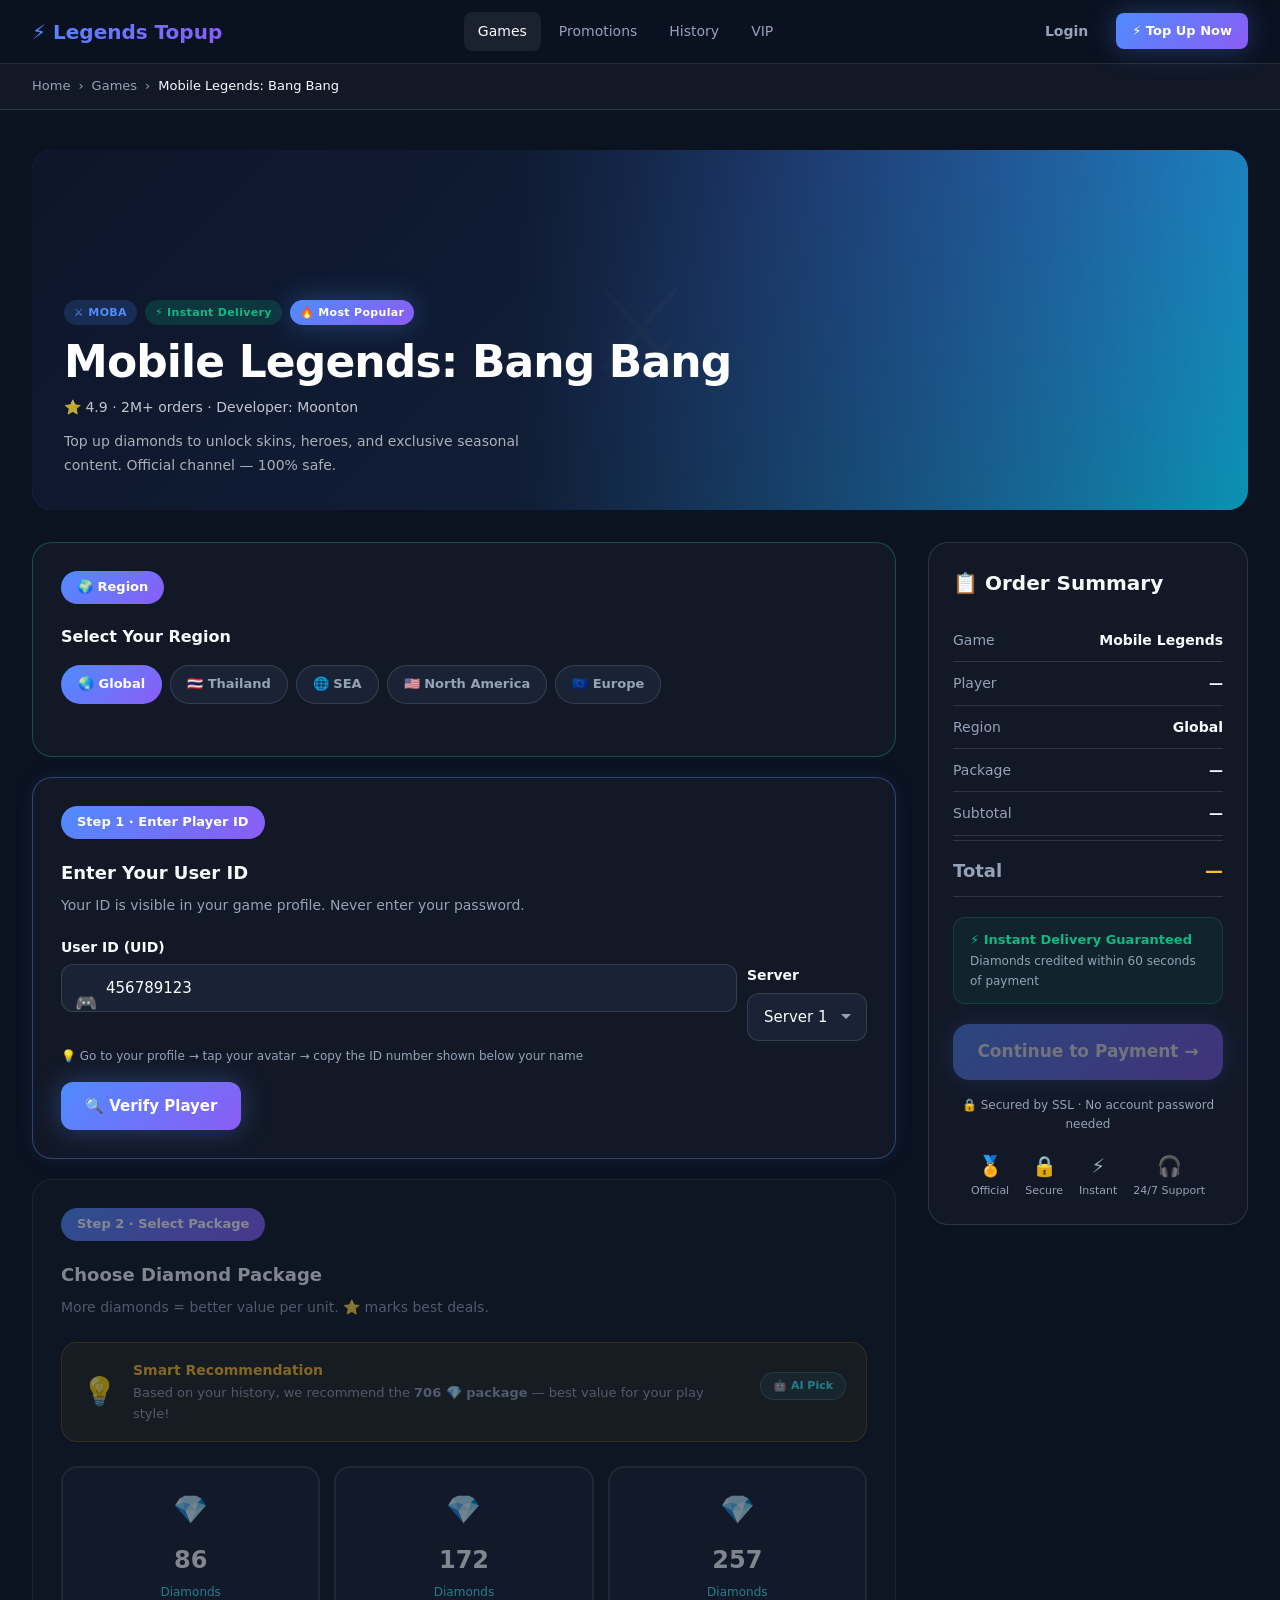
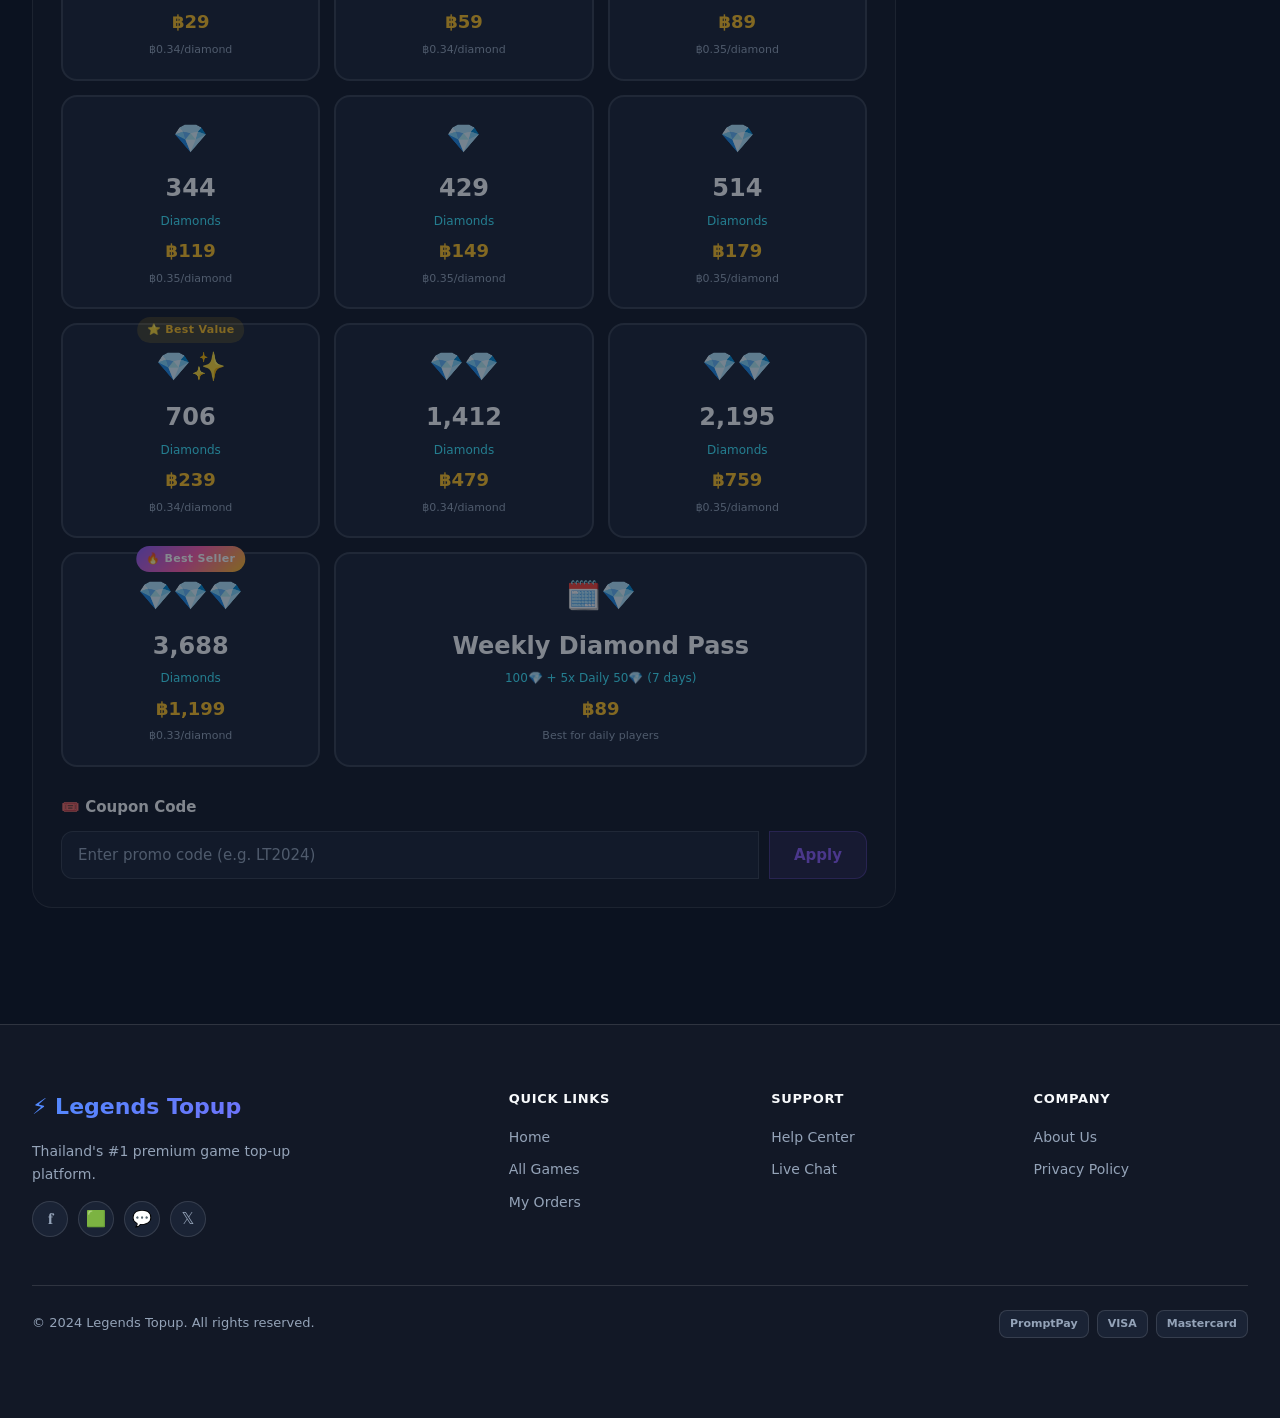
<file: legends-topup/game-detail.html>
<!DOCTYPE html>
<html lang="en">
<head>
<meta charset="UTF-8">
<meta name="viewport" content="width=device-width, initial-scale=1.0">
<title>Mobile Legends: Bang Bang — Top Up | Legends Topup</title>
<link rel="stylesheet" href="styles.css">
<style>
.pkg-grid {
  display: grid;
  grid-template-columns: repeat(3, 1fr);
  gap: 14px;
}
@media (max-width: 767px) { .pkg-grid { grid-template-columns: repeat(2, 1fr); } }
@media (max-width: 399px) { .pkg-grid { grid-template-columns: 1fr 1fr; gap: 10px; } }

.pkg-card { position: relative; }
.pkg-badge-top {
  position: absolute;
  top: -10px;
  left: 50%;
  transform: translateX(-50%);
  white-space: nowrap;
  z-index: 2;
}
.pkg-card .diamond-icon { font-size: 28px; margin-bottom: 8px; }

.step-label-chip {
  display: inline-flex;
  align-items: center;
  gap: 8px;
  background: var(--gradient-primary);
  border-radius: var(--radius-pill);
  padding: 6px 16px;
  font-size: 13px;
  font-weight: 700;
  color: #fff;
  margin-bottom: 20px;
}

.step-section {
  background: var(--surface);
  border: 1px solid var(--border);
  border-radius: 20px;
  padding: 28px;
  margin-bottom: 20px;
  transition: border-color var(--transition);
}
.step-section.step-done { border-color: rgba(16,185,129,.35); }
.step-section.step-active { border-color: rgba(79,140,255,.4); box-shadow: 0 0 20px rgba(79,140,255,.1); }

.detail-layout {
  display: grid;
  grid-template-columns: 1fr 320px;
  gap: 32px;
  align-items: start;
}
@media (max-width: 1023px) {
  .detail-layout { grid-template-columns: 1fr; }
  .order-summary { position: static; }
}
</style>
</head>
<body>

<div class="toast-container" id="toastContainer"></div>

<!-- ══ NAVBAR ══ -->
<nav class="navbar">
  <div class="container">
    <a href="index.html" class="nav-logo">⚡ Legends Topup</a>
    <div class="nav-links">
      <a href="games.html" class="active">Games</a>
      <a href="index.html#promotions">Promotions</a>
      <a href="history.html">History</a>
      <a href="index.html#vip">VIP</a>
    </div>
    <div class="nav-actions">
      <a href="#" class="nav-login">Login</a>
      <a href="games.html" class="btn btn-primary btn-sm">⚡ Top Up Now</a>
      <button class="hamburger" id="hamburger"><span></span><span></span><span></span></button>
    </div>
  </div>
</nav>
<div class="nav-drawer" id="navDrawer">
  <a href="games.html">🎮 Games</a>
  <a href="index.html#promotions">🔥 Promotions</a>
  <a href="history.html">📋 History</a>
  <a href="index.html#vip">🏆 VIP</a>
  <a href="#" class="btn btn-ghost">Login</a>
  <a href="games.html" class="btn btn-primary">⚡ Top Up Now</a>
</div>

<!-- ══ BREADCRUMB ══ -->
<div style="background:var(--surface); border-bottom:1px solid var(--border);">
  <div class="container" style="padding-block:12px; display:flex; align-items:center; gap:8px; font-size:13px; color:var(--text-muted);">
    <a href="index.html" style="color:var(--text-muted); hover:color:var(--text)">Home</a>
    <span>›</span>
    <a href="games.html" style="color:var(--text-muted)">Games</a>
    <span>›</span>
    <span style="color:var(--text)">Mobile Legends: Bang Bang</span>
  </div>
</div>

<section class="section" style="padding-top:40px">
  <div class="container">

    <!-- GAME BANNER -->
    <div class="game-banner">
      <div class="game-banner-bg cover-ml" style="width:100%; height:100%;">
        <div style="position:absolute; inset:0; display:flex; align-items:center; justify-content:center; font-size:120px; opacity:.15;">⚔️</div>
        <div style="position:absolute; inset:0; background:radial-gradient(circle at 70% 50%, rgba(59,130,246,.3), transparent 60%)"></div>
      </div>
      <div class="game-banner-overlay">
        <div class="game-banner-info">
          <div class="flex gap-8 flex-wrap" style="margin-bottom:12px">
            <span class="badge badge-primary">⚔️ MOBA</span>
            <span class="badge badge-success">⚡ Instant Delivery</span>
            <span class="badge badge-gradient">🔥 Most Popular</span>
          </div>
          <h1 style="margin-bottom:8px; color:#fff">Mobile Legends: Bang Bang</h1>
          <div class="flex gap-16 flex-wrap items-center">
            <span style="color:rgba(255,255,255,.75); font-size:14px">⭐ 4.9 · 2M+ orders · Developer: Moonton</span>
          </div>
          <p style="margin-top:12px; color:rgba(255,255,255,.65); font-size:14px; max-width:500px">Top up diamonds to unlock skins, heroes, and exclusive seasonal content. Official channel — 100% safe.</p>
        </div>
      </div>
    </div>

    <div class="detail-layout">
      <!-- LEFT: TOP-UP FLOW -->
      <div>

        <!-- REGION SELECTOR -->
        <div class="step-section step-done">
          <div class="step-label-chip">🌍 Region</div>
          <div style="font-weight:700; font-size:16px; margin-bottom:16px">Select Your Region</div>
          <div class="region-tabs" id="regionTabs">
            <button class="region-tab active" onclick="selectRegion(this)">🌏 Global</button>
            <button class="region-tab" onclick="selectRegion(this)">🇹🇭 Thailand</button>
            <button class="region-tab" onclick="selectRegion(this)">🌐 SEA</button>
            <button class="region-tab" onclick="selectRegion(this)">🇺🇸 North America</button>
            <button class="region-tab" onclick="selectRegion(this)">🇪🇺 Europe</button>
          </div>
        </div>

        <!-- STEP 1: PLAYER ID -->
        <div class="step-section step-active" id="step1">
          <div class="step-label-chip">Step 1 · Enter Player ID</div>
          <div style="font-weight:700; font-size:18px; margin-bottom:6px">Enter Your User ID</div>
          <div style="font-size:14px; color:var(--text-muted); margin-bottom:20px">Your ID is visible in your game profile. Never enter your password.</div>

          <div class="input-group" style="margin-bottom:16px">
            <label class="input-label">User ID (UID)</label>
            <div style="display:flex; gap:10px">
              <div class="input-wrapper flex-1">
                <span class="input-icon">🎮</span>
                <input type="text" class="input" id="uidInput" placeholder="e.g. 123456789" value="456789123">
              </div>
              <div class="input-group" style="flex-shrink:0">
                <label class="input-label">Server</label>
                <select class="input" style="width:120px; flex-shrink:0">
                  <option>Server 1</option>
                  <option>Server 2</option>
                  <option>Server 3</option>
                  <option>Server 4</option>
                </select>
              </div>
            </div>
            <div class="input-helper">💡 Go to your profile → tap your avatar → copy the ID number shown below your name</div>
          </div>

          <button class="btn btn-primary" onclick="verifyPlayer()" id="verifyBtn">
            🔍 Verify Player
          </button>

          <!-- Player card (shown after verify) -->
          <div id="playerCard" style="display:none; margin-top:20px">
            <div class="player-card">
              <div class="player-avatar">🦸</div>
              <div class="player-info">
                <div class="player-name">Hero123</div>
                <div class="player-server">Server 1 · ID: 456789123</div>
                <div class="player-level">
                  <span class="badge badge-accent">Lv. 85</span>
                  <span class="badge badge-primary">💎 1,200 diamonds</span>
                </div>
              </div>
              <div style="color:var(--success); font-size:20px">✅</div>
            </div>
            <div style="margin-top:10px; font-size:13px; color:var(--text-muted)">
              ⚠️ Please confirm this is your account before proceeding.
              <button onclick="changePlayer()" style="background:none; border:none; color:var(--primary); cursor:pointer; font-size:13px; padding:0 4px">Change Player</button>
            </div>
          </div>
        </div>

        <!-- STEP 2: SELECT PACKAGE -->
        <div class="step-section" id="step2" style="opacity:.5; pointer-events:none">
          <div class="step-label-chip">Step 2 · Select Package</div>
          <div style="font-weight:700; font-size:18px; margin-bottom:6px">Choose Diamond Package</div>
          <div style="font-size:14px; color:var(--text-muted); margin-bottom:24px">More diamonds = better value per unit. ⭐ marks best deals.</div>

          <!-- Smart Recommendation -->
          <div class="recommendation-banner" id="smartRec">
            <span class="rec-icon">💡</span>
            <div class="rec-content">
              <div class="rec-title">Smart Recommendation</div>
              <div class="rec-text">Based on your history, we recommend the <strong>706 💎 package</strong> — best value for your play style!</div>
            </div>
            <span class="smart-badge">🤖 AI Pick</span>
          </div>

          <div class="pkg-grid" id="pkgGrid">

            <div class="pkg-card" data-pkg="86" data-price="29" onclick="selectPkg(this)">
              <div class="diamond-icon">💎</div>
              <div class="diamond-count">86</div>
              <div style="font-size:12px; color:var(--cyan); margin-bottom:6px">Diamonds</div>
              <div class="price">฿29</div>
              <div class="per-unit">฿0.34/diamond</div>
            </div>

            <div class="pkg-card" data-pkg="172" data-price="59" onclick="selectPkg(this)">
              <div class="diamond-icon">💎</div>
              <div class="diamond-count">172</div>
              <div style="font-size:12px; color:var(--cyan); margin-bottom:6px">Diamonds</div>
              <div class="price">฿59</div>
              <div class="per-unit">฿0.34/diamond</div>
            </div>

            <div class="pkg-card" data-pkg="257" data-price="89" onclick="selectPkg(this)">
              <div class="diamond-icon">💎</div>
              <div class="diamond-count">257</div>
              <div style="font-size:12px; color:var(--cyan); margin-bottom:6px">Diamonds</div>
              <div class="price">฿89</div>
              <div class="per-unit">฿0.35/diamond</div>
            </div>

            <div class="pkg-card" data-pkg="344" data-price="119" onclick="selectPkg(this)">
              <div class="diamond-icon">💎</div>
              <div class="diamond-count">344</div>
              <div style="font-size:12px; color:var(--cyan); margin-bottom:6px">Diamonds</div>
              <div class="price">฿119</div>
              <div class="per-unit">฿0.35/diamond</div>
            </div>

            <div class="pkg-card" data-pkg="429" data-price="149" onclick="selectPkg(this)">
              <div class="diamond-icon">💎</div>
              <div class="diamond-count">429</div>
              <div style="font-size:12px; color:var(--cyan); margin-bottom:6px">Diamonds</div>
              <div class="price">฿149</div>
              <div class="per-unit">฿0.35/diamond</div>
            </div>

            <div class="pkg-card" data-pkg="514" data-price="179" onclick="selectPkg(this)">
              <div class="diamond-icon">💎</div>
              <div class="diamond-count">514</div>
              <div style="font-size:12px; color:var(--cyan); margin-bottom:6px">Diamonds</div>
              <div class="price">฿179</div>
              <div class="per-unit">฿0.35/diamond</div>
            </div>

            <div class="pkg-card" data-pkg="706" data-price="239" onclick="selectPkg(this)" id="pkgRecommended">
              <div class="pkg-badge-top"><span class="badge badge-accent">⭐ Best Value</span></div>
              <div class="diamond-icon">💎✨</div>
              <div class="diamond-count">706</div>
              <div style="font-size:12px; color:var(--cyan); margin-bottom:6px">Diamonds</div>
              <div class="price">฿239</div>
              <div class="per-unit">฿0.34/diamond</div>
            </div>

            <div class="pkg-card" data-pkg="1412" data-price="479" onclick="selectPkg(this)">
              <div class="diamond-icon">💎💎</div>
              <div class="diamond-count">1,412</div>
              <div style="font-size:12px; color:var(--cyan); margin-bottom:6px">Diamonds</div>
              <div class="price">฿479</div>
              <div class="per-unit">฿0.34/diamond</div>
            </div>

            <div class="pkg-card" data-pkg="2195" data-price="759" onclick="selectPkg(this)">
              <div class="diamond-icon">💎💎</div>
              <div class="diamond-count">2,195</div>
              <div style="font-size:12px; color:var(--cyan); margin-bottom:6px">Diamonds</div>
              <div class="price">฿759</div>
              <div class="per-unit">฿0.35/diamond</div>
            </div>

            <div class="pkg-card" data-pkg="3688" data-price="1199" onclick="selectPkg(this)" style="position:relative;">
              <div class="pkg-badge-top"><span class="badge badge-hot">🔥 Best Seller</span></div>
              <div class="diamond-icon">💎💎💎</div>
              <div class="diamond-count">3,688</div>
              <div style="font-size:12px; color:var(--cyan); margin-bottom:6px">Diamonds</div>
              <div class="price">฿1,199</div>
              <div class="per-unit">฿0.33/diamond</div>
            </div>

            <div class="pkg-card" data-pkg="weekly" data-price="89" onclick="selectPkg(this)" style="grid-column:span 2; text-align:center;">
              <div class="diamond-icon">🗓️💎</div>
              <div class="diamond-count">Weekly Diamond Pass</div>
              <div style="font-size:12px; color:var(--cyan); margin-bottom:6px">100💎 + 5x Daily 50💎 (7 days)</div>
              <div class="price">฿89</div>
              <div class="per-unit">Best for daily players</div>
            </div>

          </div>

          <!-- Coupon Code -->
          <div style="margin-top:28px">
            <div style="font-weight:700; font-size:15px; margin-bottom:12px">🎟️ Coupon Code</div>
            <div class="coupon-row">
              <input type="text" class="input" id="couponInput" placeholder="Enter promo code (e.g. LT2024)">
              <button class="btn btn-secondary" onclick="applyCoupon()">Apply</button>
            </div>
            <div id="couponMsg" style="margin-top:8px; font-size:13px; display:none"></div>
          </div>

        </div>

      </div>

      <!-- RIGHT: ORDER SUMMARY -->
      <div>
        <div class="order-summary" id="orderSummary">
          <h4 style="margin-bottom:20px">📋 Order Summary</h4>

          <div class="summary-row">
            <span class="label">Game</span>
            <span class="value">Mobile Legends</span>
          </div>
          <div class="summary-row">
            <span class="label">Player</span>
            <span class="value" id="summaryPlayer">—</span>
          </div>
          <div class="summary-row">
            <span class="label">Region</span>
            <span class="value" id="summaryRegion">Global</span>
          </div>
          <div class="summary-row">
            <span class="label">Package</span>
            <span class="value" id="summaryPkg">—</span>
          </div>
          <div class="summary-row">
            <span class="label">Subtotal</span>
            <span class="value" id="summarySubtotal">—</span>
          </div>
          <div class="summary-row summary-discount" id="discountRow" style="display:none">
            <span class="label">Discount</span>
            <span class="value text-success" id="summaryDiscount">-฿0</span>
          </div>
          <div class="summary-row total">
            <span class="label">Total</span>
            <span class="value" id="summaryTotal">—</span>
          </div>

          <div style="margin-block:20px; padding:12px 16px; background:rgba(16,185,129,.07); border:1px solid rgba(16,185,129,.2); border-radius:var(--radius-md);">
            <div style="font-size:13px; color:var(--success); font-weight:600">⚡ Instant Delivery Guaranteed</div>
            <div style="font-size:12px; color:var(--text-muted); margin-top:2px">Diamonds credited within 60 seconds of payment</div>
          </div>

          <a href="payment.html" class="btn btn-primary w-full btn-lg" id="continueBtn" style="pointer-events:none; opacity:.4">
            Continue to Payment →
          </a>

          <div style="margin-top:16px; text-align:center; font-size:12px; color:var(--text-muted)">
            🔒 Secured by SSL · No account password needed
          </div>

          <!-- Trust badges -->
          <div style="display:flex; justify-content:center; gap:16px; margin-top:16px; flex-wrap:wrap">
            <div style="font-size:11px; color:var(--text-muted); text-align:center"><div style="font-size:20px">🏅</div>Official</div>
            <div style="font-size:11px; color:var(--text-muted); text-align:center"><div style="font-size:20px">🔒</div>Secure</div>
            <div style="font-size:11px; color:var(--text-muted); text-align:center"><div style="font-size:20px">⚡</div>Instant</div>
            <div style="font-size:11px; color:var(--text-muted); text-align:center"><div style="font-size:20px">🎧</div>24/7 Support</div>
          </div>
        </div>
      </div>

    </div>

  </div>
</section>

<!-- Mobile bottom bar -->
<div class="mobile-order-bar">
  <div>
    <div style="font-size:12px; color:var(--text-muted)">Total</div>
    <div style="font-size:20px; font-weight:800; color:var(--accent)" id="mobileTotal">—</div>
  </div>
  <a href="payment.html" class="btn btn-primary" id="mobileContinueBtn" style="pointer-events:none; opacity:.4; padding-inline:32px">
    Continue →
  </a>
</div>

<!-- ══ FOOTER ══ -->
<footer class="footer" style="padding-bottom:80px">
  <div class="container">
    <div class="footer-grid">
      <div class="footer-brand">
        <div class="footer-logo text-gradient">⚡ Legends Topup</div>
        <div class="footer-tagline">Thailand's #1 premium game top-up platform.</div>
        <div class="footer-socials">
          <a href="#" class="social-btn">𝐟</a>
          <a href="#" class="social-btn">🟩</a>
          <a href="#" class="social-btn">💬</a>
          <a href="#" class="social-btn">𝕏</a>
        </div>
      </div>
      <div>
        <div class="footer-col-title">Quick Links</div>
        <div class="footer-links">
          <a href="index.html">Home</a>
          <a href="games.html">All Games</a>
          <a href="history.html">My Orders</a>
        </div>
      </div>
      <div>
        <div class="footer-col-title">Support</div>
        <div class="footer-links">
          <a href="#">Help Center</a>
          <a href="#">Live Chat</a>
        </div>
      </div>
      <div>
        <div class="footer-col-title">Company</div>
        <div class="footer-links">
          <a href="#">About Us</a>
          <a href="#">Privacy Policy</a>
        </div>
      </div>
    </div>
    <div class="footer-bottom">
      <div class="footer-copy">© 2024 Legends Topup. All rights reserved.</div>
      <div class="payment-badges">
        <div class="payment-badge">PromptPay</div>
        <div class="payment-badge">VISA</div>
        <div class="payment-badge">Mastercard</div>
      </div>
    </div>
  </div>
</footer>

<script>
// Hamburger
const hamburger = document.getElementById('hamburger');
const navDrawer = document.getElementById('navDrawer');
hamburger.addEventListener('click', () => {
  hamburger.classList.toggle('open');
  navDrawer.classList.toggle('open');
});

let selectedPkg = null;
let playerVerified = false;
let couponDiscount = 0;

function selectRegion(btn) {
  document.querySelectorAll('.region-tab').forEach(b => b.classList.remove('active'));
  btn.classList.add('active');
  document.getElementById('summaryRegion').textContent = btn.textContent;
}

function verifyPlayer() {
  const uid = document.getElementById('uidInput').value.trim();
  if (!uid) { showToast('Please enter your User ID', 'warning'); return; }

  const btn = document.getElementById('verifyBtn');
  btn.disabled = true;
  btn.innerHTML = '⏳ Verifying...';

  setTimeout(() => {
    btn.innerHTML = '🔍 Verify Player';
    btn.disabled = false;
    document.getElementById('playerCard').style.display = 'block';
    document.getElementById('step1').classList.add('step-done');
    document.getElementById('step1').classList.remove('step-active');

    // Enable step 2
    const step2 = document.getElementById('step2');
    step2.style.opacity = '1';
    step2.style.pointerEvents = 'auto';
    step2.classList.add('step-active');

    document.getElementById('summaryPlayer').textContent = 'Hero123 · #' + uid;
    playerVerified = true;
    updateContinueBtn();
    showToast('✅ Player verified successfully!', 'success', 'Verified');
    step2.scrollIntoView({ behavior: 'smooth', block: 'start' });
  }, 1200);
}

function changePlayer() {
  document.getElementById('playerCard').style.display = 'none';
  document.getElementById('uidInput').value = '';
  playerVerified = false;
  document.getElementById('summaryPlayer').textContent = '—';
  const step2 = document.getElementById('step2');
  step2.style.opacity = '.5';
  step2.style.pointerEvents = 'none';
  selectedPkg = null;
  updateSummary();
  updateContinueBtn();
}

function selectPkg(card) {
  document.querySelectorAll('.pkg-card').forEach(c => c.classList.remove('selected'));
  card.classList.add('selected');
  selectedPkg = { diamonds: card.dataset.pkg, price: parseInt(card.dataset.price) };
  updateSummary();
  updateContinueBtn();
  showToast(`💎 ${card.dataset.pkg} diamonds selected!`, 'info');
}

function updateSummary() {
  if (!selectedPkg) {
    document.getElementById('summaryPkg').textContent = '—';
    document.getElementById('summarySubtotal').textContent = '—';
    document.getElementById('summaryTotal').textContent = '—';
    document.getElementById('mobileTotal').textContent = '—';
    return;
  }
  const base = selectedPkg.price;
  const total = Math.max(0, base - couponDiscount);
  const pkgLabel = selectedPkg.diamonds === 'weekly' ? 'Weekly Diamond Pass' : `${selectedPkg.diamonds} 💎 Diamonds`;
  document.getElementById('summaryPkg').textContent = pkgLabel;
  document.getElementById('summarySubtotal').textContent = `฿${base.toLocaleString()}`;
  document.getElementById('summaryTotal').textContent = `฿${total.toLocaleString()}`;
  document.getElementById('mobileTotal').textContent = `฿${total.toLocaleString()}`;
  if (couponDiscount > 0) {
    document.getElementById('discountRow').style.display = 'flex';
    document.getElementById('summaryDiscount').textContent = `-฿${couponDiscount}`;
  }
}

function updateContinueBtn() {
  const ready = playerVerified && selectedPkg;
  document.getElementById('continueBtn').style.pointerEvents = ready ? 'auto' : 'none';
  document.getElementById('continueBtn').style.opacity = ready ? '1' : '.4';
  document.getElementById('mobileContinueBtn').style.pointerEvents = ready ? 'auto' : 'none';
  document.getElementById('mobileContinueBtn').style.opacity = ready ? '1' : '.4';
}

function applyCoupon() {
  const code = document.getElementById('couponInput').value.trim().toUpperCase();
  const msg = document.getElementById('couponMsg');
  msg.style.display = 'block';
  if (code === 'LT2024' || code === 'LEGENDS10') {
    couponDiscount = 30;
    msg.style.color = 'var(--success)';
    msg.textContent = '✅ Coupon applied! You saved ฿30';
    updateSummary();
    showToast('🎟️ Coupon applied — ฿30 off!', 'success');
  } else if (code === '') {
    msg.style.color = 'var(--error)';
    msg.textContent = '❌ Please enter a coupon code';
  } else {
    msg.style.color = 'var(--error)';
    msg.textContent = '❌ Invalid or expired coupon code';
  }
}

// Toast
function showToast(msg, type = 'info', title = '') {
  const icons = { success: '✅', error: '❌', info: 'ℹ️', warning: '⚠️' };
  const container = document.getElementById('toastContainer');
  const toast = document.createElement('div');
  toast.className = `toast ${type}`;
  toast.innerHTML = `<span class="toast-icon">${icons[type]}</span><div class="toast-content">${title?`<div class="toast-title">${title}</div>`:''}<div class="toast-msg">${msg}</div></div><button class="toast-close" onclick="this.closest('.toast').remove()">✕</button>`;
  container.appendChild(toast);
  setTimeout(() => toast.remove(), 3000);
}

// Auto-verify on load for demo feel
setTimeout(() => {
  // Pre-select the recommended package for demo
  const recPkg = document.getElementById('pkgRecommended');
  if (recPkg && !selectedPkg) {
    // don't auto-select, let user do it
  }
}, 500);
</script>
</body>
</html>
</file>
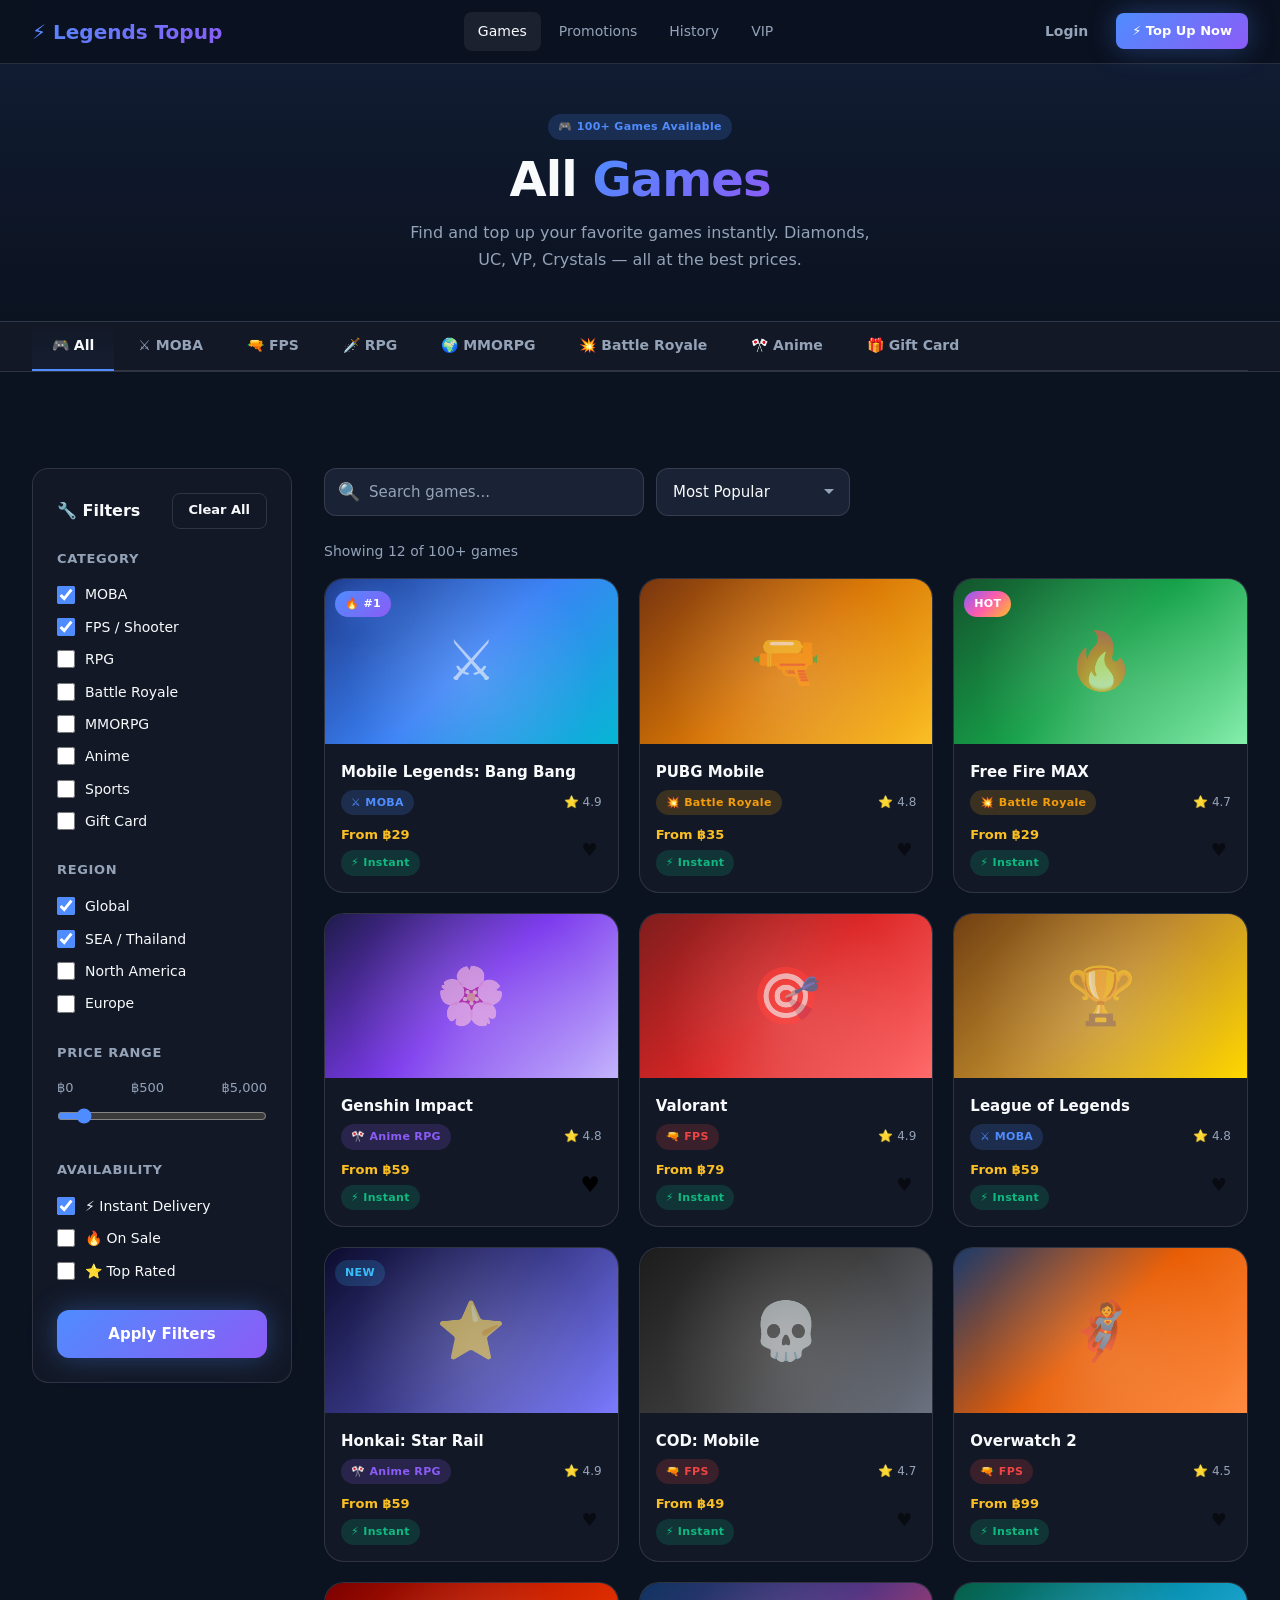
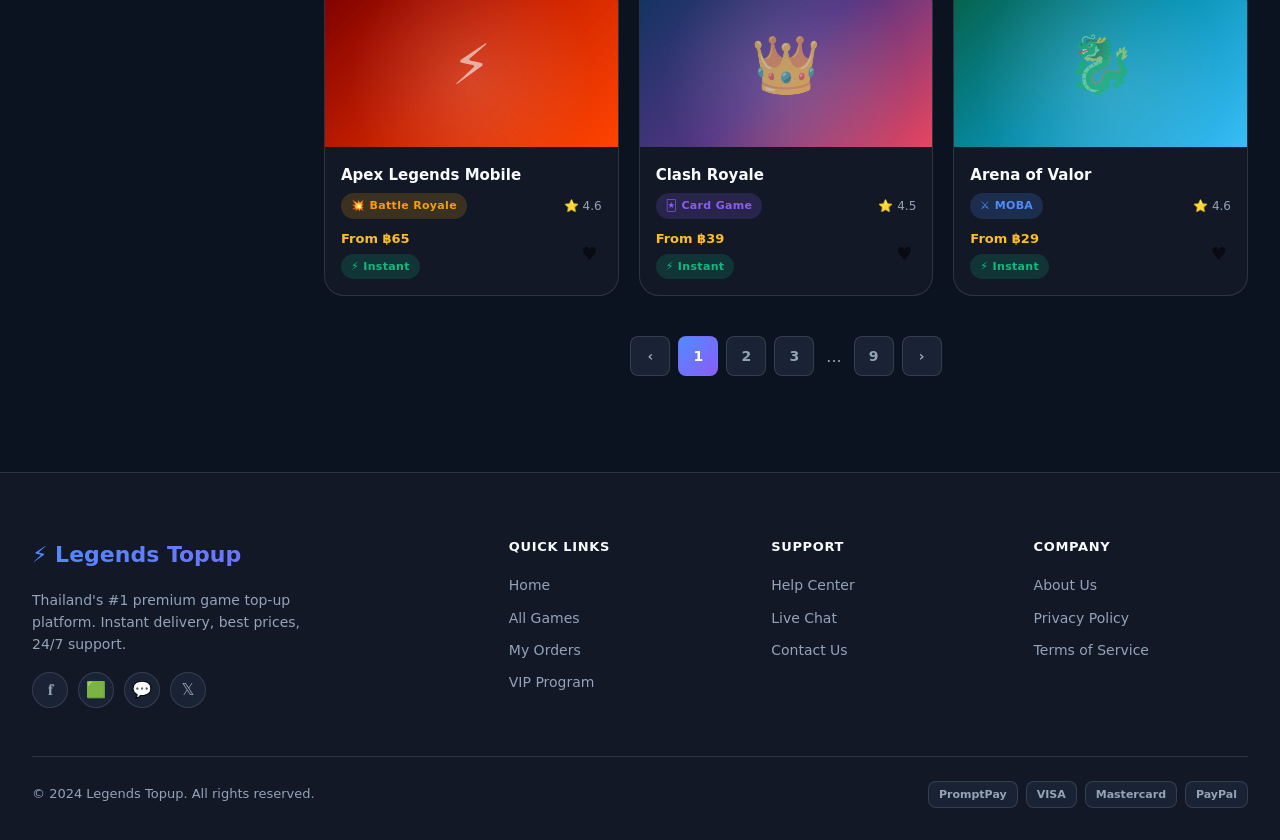
<file: legends-topup/games.html>
<!DOCTYPE html>
<html lang="en">
<head>
<meta charset="UTF-8">
<meta name="viewport" content="width=device-width, initial-scale=1.0">
<title>All Games — Legends Topup</title>
<link rel="stylesheet" href="styles.css">
<style>
.games-page-layout {
  display: grid;
  grid-template-columns: 260px 1fr;
  gap: 32px;
  align-items: start;
}
@media (max-width: 1023px) {
  .games-page-layout { grid-template-columns: 1fr; }
  .filter-sidebar { display: none; }
  .filter-sidebar.open { display: block; }
}
.game-grid-12 {
  display: grid;
  grid-template-columns: repeat(3, 1fr);
  gap: 20px;
}
@media (max-width: 1200px) { .game-grid-12 { grid-template-columns: repeat(2, 1fr); } }
@media (max-width: 599px) { .game-grid-12 { grid-template-columns: 1fr 1fr; gap: 12px; } }
.sort-bar {
  display: flex;
  align-items: center;
  gap: 12px;
  flex-wrap: wrap;
  margin-bottom: 24px;
}
.mobile-filter-btn {
  display: none;
}
@media (max-width: 1023px) {
  .mobile-filter-btn { display: flex; }
}
.filter-modal-overlay {
  display: none;
  position: fixed;
  inset: 0;
  background: rgba(0,0,0,.7);
  z-index: 200;
  backdrop-filter: blur(4px);
}
.filter-modal-overlay.open { display: flex; align-items: flex-end; }
.filter-modal-panel {
  background: var(--surface);
  width: 100%;
  border-radius: 24px 24px 0 0;
  padding: 24px;
  max-height: 80vh;
  overflow-y: auto;
  border-top: 1px solid var(--border);
}
.filter-modal-header {
  display: flex;
  align-items: center;
  justify-content: space-between;
  margin-bottom: 24px;
}
</style>
</head>
<body>

<div class="toast-container" id="toastContainer"></div>

<!-- ══ NAVBAR ══ -->
<nav class="navbar">
  <div class="container">
    <a href="index.html" class="nav-logo">⚡ Legends Topup</a>
    <div class="nav-links">
      <a href="games.html" class="active">Games</a>
      <a href="index.html#promotions">Promotions</a>
      <a href="history.html">History</a>
      <a href="index.html#vip">VIP</a>
    </div>
    <div class="nav-actions">
      <a href="#" class="nav-login">Login</a>
      <a href="games.html" class="btn btn-primary btn-sm">⚡ Top Up Now</a>
      <button class="hamburger" id="hamburger"><span></span><span></span><span></span></button>
    </div>
  </div>
</nav>
<div class="nav-drawer" id="navDrawer">
  <a href="games.html">🎮 Games</a>
  <a href="index.html#promotions">🔥 Promotions</a>
  <a href="history.html">📋 History</a>
  <a href="index.html#vip">🏆 VIP</a>
  <a href="#" class="btn btn-ghost">Login</a>
  <a href="games.html" class="btn btn-primary">⚡ Top Up Now</a>
</div>

<!-- ══ PAGE HERO ══ -->
<div class="page-hero">
  <div class="container">
    <div class="badge badge-primary" style="margin-bottom:12px; display:inline-flex">🎮 100+ Games Available</div>
    <h1 style="margin-bottom:12px">All <span class="text-gradient">Games</span></h1>
    <p style="max-width:480px; margin-inline:auto">Find and top up your favorite games instantly. Diamonds, UC, VP, Crystals — all at the best prices.</p>
  </div>
</div>

<!-- ══ CATEGORY TABS ══ -->
<div style="background:var(--surface); border-bottom:1px solid var(--border); position:sticky; top:var(--nav-h); z-index:90;">
  <div class="container">
    <div class="tabs-scroll">
      <div class="tabs" id="catTabs">
        <button class="tab-btn active" data-cat="all">🎮 All</button>
        <button class="tab-btn" data-cat="moba">⚔️ MOBA</button>
        <button class="tab-btn" data-cat="fps">🔫 FPS</button>
        <button class="tab-btn" data-cat="rpg">🗡️ RPG</button>
        <button class="tab-btn" data-cat="mmorpg">🌍 MMORPG</button>
        <button class="tab-btn" data-cat="br">💥 Battle Royale</button>
        <button class="tab-btn" data-cat="anime">🎌 Anime</button>
        <button class="tab-btn" data-cat="gift">🎁 Gift Card</button>
      </div>
    </div>
  </div>
</div>

<!-- ══ MAIN CONTENT ══ -->
<section class="section">
  <div class="container">
    <div class="games-page-layout">

      <!-- FILTER SIDEBAR -->
      <aside class="filter-sidebar">
        <div style="display:flex; align-items:center; justify-content:space-between; margin-bottom:20px;">
          <h5>🔧 Filters</h5>
          <button class="btn btn-ghost btn-sm" onclick="clearFilters()">Clear All</button>
        </div>

        <div class="filter-section">
          <div class="filter-title">Category</div>
          <label class="checkbox-item"><input type="checkbox" checked> <label>MOBA</label></label>
          <label class="checkbox-item"><input type="checkbox" checked> <label>FPS / Shooter</label></label>
          <label class="checkbox-item"><input type="checkbox"> <label>RPG</label></label>
          <label class="checkbox-item"><input type="checkbox"> <label>Battle Royale</label></label>
          <label class="checkbox-item"><input type="checkbox"> <label>MMORPG</label></label>
          <label class="checkbox-item"><input type="checkbox"> <label>Anime</label></label>
          <label class="checkbox-item"><input type="checkbox"> <label>Sports</label></label>
          <label class="checkbox-item"><input type="checkbox"> <label>Gift Card</label></label>
        </div>

        <div class="filter-section">
          <div class="filter-title">Region</div>
          <label class="checkbox-item"><input type="checkbox" checked> <label>Global</label></label>
          <label class="checkbox-item"><input type="checkbox" checked> <label>SEA / Thailand</label></label>
          <label class="checkbox-item"><input type="checkbox"> <label>North America</label></label>
          <label class="checkbox-item"><input type="checkbox"> <label>Europe</label></label>
        </div>

        <div class="filter-section">
          <div class="filter-title">Price Range</div>
          <div style="display:flex; justify-content:space-between; font-size:13px; color:var(--text-muted); margin-bottom:8px;">
            <span>฿0</span><span id="priceLabel">฿500</span><span>฿5,000</span>
          </div>
          <input type="range" class="range-input" min="0" max="5000" value="500" id="priceRange" oninput="document.getElementById('priceLabel').textContent='฿'+this.value">
        </div>

        <div class="filter-section">
          <div class="filter-title">Availability</div>
          <label class="checkbox-item"><input type="checkbox" checked> <label>⚡ Instant Delivery</label></label>
          <label class="checkbox-item"><input type="checkbox"> <label>🔥 On Sale</label></label>
          <label class="checkbox-item"><input type="checkbox"> <label>⭐ Top Rated</label></label>
        </div>

        <button class="btn btn-primary w-full" onclick="applyFilters()">Apply Filters</button>
      </aside>

      <!-- GAME CONTENT -->
      <div>
        <!-- Sort bar -->
        <div class="sort-bar">
          <div class="input-wrapper" style="flex:1; max-width:320px;">
            <span class="input-icon">🔍</span>
            <input type="text" class="input" placeholder="Search games..." id="gameSearch" oninput="filterGames()">
          </div>
          <select class="input" style="width:auto; flex-shrink:0" id="sortSelect" onchange="filterGames()">
            <option value="popular">Most Popular</option>
            <option value="newest">Newest</option>
            <option value="price-asc">Price: Low to High</option>
            <option value="price-desc">Price: High to Low</option>
            <option value="rating">Top Rated</option>
          </select>
          <button class="btn btn-ghost btn-sm mobile-filter-btn" onclick="openFilterModal()">
            🔧 Filters
          </button>
        </div>

        <div style="font-size:14px; color:var(--text-muted); margin-bottom:16px;" id="resultsCount">Showing 12 of 100+ games</div>

        <!-- Skeleton -->
        <div class="game-grid-12" id="skeletonGrid">
          <div class="skeleton skeleton-card"><div class="skeleton-cover skeleton"></div><div class="skeleton-body"><div class="skeleton-line skeleton w-80"></div><div class="skeleton-line skeleton w-50"></div></div></div>
          <div class="skeleton skeleton-card"><div class="skeleton-cover skeleton"></div><div class="skeleton-body"><div class="skeleton-line skeleton w-80"></div><div class="skeleton-line skeleton w-50"></div></div></div>
          <div class="skeleton skeleton-card"><div class="skeleton-cover skeleton"></div><div class="skeleton-body"><div class="skeleton-line skeleton w-80"></div><div class="skeleton-line skeleton w-50"></div></div></div>
          <div class="skeleton skeleton-card"><div class="skeleton-cover skeleton"></div><div class="skeleton-body"><div class="skeleton-line skeleton w-80"></div><div class="skeleton-line skeleton w-50"></div></div></div>
          <div class="skeleton skeleton-card"><div class="skeleton-cover skeleton"></div><div class="skeleton-body"><div class="skeleton-line skeleton w-80"></div><div class="skeleton-line skeleton w-50"></div></div></div>
          <div class="skeleton skeleton-card"><div class="skeleton-cover skeleton"></div><div class="skeleton-body"><div class="skeleton-line skeleton w-80"></div><div class="skeleton-line skeleton w-50"></div></div></div>
        </div>

        <!-- Real grid -->
        <div class="game-grid-12" id="realGrid" style="display:none">

          <a href="game-detail.html" class="game-card" data-cat="moba" data-name="Mobile Legends Bang Bang">
            <div class="game-card-cover cover-ml">
              <div class="cover-emblem">⚔️</div><div class="cover-glow"></div>
              <div class="card-num-badge"><div class="badge badge-gradient">🔥 #1</div></div>
            </div>
            <div class="game-card-body">
              <div class="game-card-name">Mobile Legends: Bang Bang</div>
              <div class="game-card-meta"><span class="badge badge-primary">⚔️ MOBA</span><span class="game-card-rating">⭐ 4.9</span></div>
              <div class="game-card-footer"><div><div class="game-card-price">From ฿29</div><span class="badge badge-success" style="margin-top:4px">⚡ Instant</span></div><button class="fav-btn" onclick="toggleFav(this,event)">♥</button></div>
            </div>
          </a>

          <a href="game-detail.html" class="game-card" data-cat="br" data-name="PUBG Mobile">
            <div class="game-card-cover cover-pubg">
              <div class="cover-emblem">🔫</div><div class="cover-glow"></div>
            </div>
            <div class="game-card-body">
              <div class="game-card-name">PUBG Mobile</div>
              <div class="game-card-meta"><span class="badge badge-warning">💥 Battle Royale</span><span class="game-card-rating">⭐ 4.8</span></div>
              <div class="game-card-footer"><div><div class="game-card-price">From ฿35</div><span class="badge badge-success" style="margin-top:4px">⚡ Instant</span></div><button class="fav-btn" onclick="toggleFav(this,event)">♥</button></div>
            </div>
          </a>

          <a href="game-detail.html" class="game-card" data-cat="br" data-name="Free Fire">
            <div class="game-card-cover cover-ff">
              <div class="cover-emblem">🔥</div><div class="cover-glow"></div>
              <div class="card-num-badge"><div class="badge badge-hot">HOT</div></div>
            </div>
            <div class="game-card-body">
              <div class="game-card-name">Free Fire MAX</div>
              <div class="game-card-meta"><span class="badge badge-warning">💥 Battle Royale</span><span class="game-card-rating">⭐ 4.7</span></div>
              <div class="game-card-footer"><div><div class="game-card-price">From ฿29</div><span class="badge badge-success" style="margin-top:4px">⚡ Instant</span></div><button class="fav-btn" onclick="toggleFav(this,event)">♥</button></div>
            </div>
          </a>

          <a href="game-detail.html" class="game-card" data-cat="anime" data-name="Genshin Impact">
            <div class="game-card-cover cover-gi">
              <div class="cover-emblem">🌸</div><div class="cover-glow"></div>
            </div>
            <div class="game-card-body">
              <div class="game-card-name">Genshin Impact</div>
              <div class="game-card-meta"><span class="badge badge-secondary">🎌 Anime RPG</span><span class="game-card-rating">⭐ 4.8</span></div>
              <div class="game-card-footer"><div><div class="game-card-price">From ฿59</div><span class="badge badge-success" style="margin-top:4px">⚡ Instant</span></div><button class="fav-btn active" onclick="toggleFav(this,event)">♥</button></div>
            </div>
          </a>

          <a href="game-detail.html" class="game-card" data-cat="fps" data-name="Valorant">
            <div class="game-card-cover cover-val">
              <div class="cover-emblem">🎯</div><div class="cover-glow"></div>
            </div>
            <div class="game-card-body">
              <div class="game-card-name">Valorant</div>
              <div class="game-card-meta"><span class="badge badge-error">🔫 FPS</span><span class="game-card-rating">⭐ 4.9</span></div>
              <div class="game-card-footer"><div><div class="game-card-price">From ฿79</div><span class="badge badge-success" style="margin-top:4px">⚡ Instant</span></div><button class="fav-btn" onclick="toggleFav(this,event)">♥</button></div>
            </div>
          </a>

          <a href="game-detail.html" class="game-card" data-cat="moba" data-name="League of Legends">
            <div class="game-card-cover cover-lol">
              <div class="cover-emblem">🏆</div><div class="cover-glow"></div>
            </div>
            <div class="game-card-body">
              <div class="game-card-name">League of Legends</div>
              <div class="game-card-meta"><span class="badge badge-primary">⚔️ MOBA</span><span class="game-card-rating">⭐ 4.8</span></div>
              <div class="game-card-footer"><div><div class="game-card-price">From ฿59</div><span class="badge badge-success" style="margin-top:4px">⚡ Instant</span></div><button class="fav-btn" onclick="toggleFav(this,event)">♥</button></div>
            </div>
          </a>

          <a href="game-detail.html" class="game-card" data-cat="anime" data-name="Honkai Star Rail">
            <div class="game-card-cover cover-hsr">
              <div class="cover-emblem">⭐</div><div class="cover-glow"></div>
              <div class="card-num-badge"><div class="badge badge-info">NEW</div></div>
            </div>
            <div class="game-card-body">
              <div class="game-card-name">Honkai: Star Rail</div>
              <div class="game-card-meta"><span class="badge badge-secondary">🎌 Anime RPG</span><span class="game-card-rating">⭐ 4.9</span></div>
              <div class="game-card-footer"><div><div class="game-card-price">From ฿59</div><span class="badge badge-success" style="margin-top:4px">⚡ Instant</span></div><button class="fav-btn" onclick="toggleFav(this,event)">♥</button></div>
            </div>
          </a>

          <a href="game-detail.html" class="game-card" data-cat="fps" data-name="COD Mobile">
            <div class="game-card-cover cover-cod">
              <div class="cover-emblem">💀</div><div class="cover-glow"></div>
            </div>
            <div class="game-card-body">
              <div class="game-card-name">COD: Mobile</div>
              <div class="game-card-meta"><span class="badge badge-error">🔫 FPS</span><span class="game-card-rating">⭐ 4.7</span></div>
              <div class="game-card-footer"><div><div class="game-card-price">From ฿49</div><span class="badge badge-success" style="margin-top:4px">⚡ Instant</span></div><button class="fav-btn" onclick="toggleFav(this,event)">♥</button></div>
            </div>
          </a>

          <a href="game-detail.html" class="game-card" data-cat="fps" data-name="Overwatch 2">
            <div class="game-card-cover cover-ow2">
              <div class="cover-emblem">🦸</div><div class="cover-glow"></div>
            </div>
            <div class="game-card-body">
              <div class="game-card-name">Overwatch 2</div>
              <div class="game-card-meta"><span class="badge badge-error">🔫 FPS</span><span class="game-card-rating">⭐ 4.5</span></div>
              <div class="game-card-footer"><div><div class="game-card-price">From ฿99</div><span class="badge badge-success" style="margin-top:4px">⚡ Instant</span></div><button class="fav-btn" onclick="toggleFav(this,event)">♥</button></div>
            </div>
          </a>

          <a href="game-detail.html" class="game-card" data-cat="br" data-name="Apex Legends Mobile">
            <div class="game-card-cover cover-apex">
              <div class="cover-emblem">⚡</div><div class="cover-glow"></div>
            </div>
            <div class="game-card-body">
              <div class="game-card-name">Apex Legends Mobile</div>
              <div class="game-card-meta"><span class="badge badge-warning">💥 Battle Royale</span><span class="game-card-rating">⭐ 4.6</span></div>
              <div class="game-card-footer"><div><div class="game-card-price">From ฿65</div><span class="badge badge-success" style="margin-top:4px">⚡ Instant</span></div><button class="fav-btn" onclick="toggleFav(this,event)">♥</button></div>
            </div>
          </a>

          <a href="game-detail.html" class="game-card" data-cat="anime" data-name="Clash Royale">
            <div class="game-card-cover cover-cr">
              <div class="cover-emblem">👑</div><div class="cover-glow"></div>
            </div>
            <div class="game-card-body">
              <div class="game-card-name">Clash Royale</div>
              <div class="game-card-meta"><span class="badge badge-secondary">🃏 Card Game</span><span class="game-card-rating">⭐ 4.5</span></div>
              <div class="game-card-footer"><div><div class="game-card-price">From ฿39</div><span class="badge badge-success" style="margin-top:4px">⚡ Instant</span></div><button class="fav-btn" onclick="toggleFav(this,event)">♥</button></div>
            </div>
          </a>

          <a href="game-detail.html" class="game-card" data-cat="mmorpg" data-name="Arena of Valor">
            <div class="game-card-cover cover-ao">
              <div class="cover-emblem">🐉</div><div class="cover-glow"></div>
            </div>
            <div class="game-card-body">
              <div class="game-card-name">Arena of Valor</div>
              <div class="game-card-meta"><span class="badge badge-primary">⚔️ MOBA</span><span class="game-card-rating">⭐ 4.6</span></div>
              <div class="game-card-footer"><div><div class="game-card-price">From ฿29</div><span class="badge badge-success" style="margin-top:4px">⚡ Instant</span></div><button class="fav-btn" onclick="toggleFav(this,event)">♥</button></div>
            </div>
          </a>

        </div>

        <!-- Empty State (hidden by default) -->
        <div class="empty-state" id="emptyState" style="display:none">
          <svg width="120" height="120" viewBox="0 0 120 120" fill="none" xmlns="http://www.w3.org/2000/svg">
            <circle cx="60" cy="60" r="50" fill="rgba(79,140,255,0.08)" stroke="rgba(79,140,255,0.2)" stroke-width="1.5"/>
            <text x="60" y="72" text-anchor="middle" font-size="48">🎮</text>
          </svg>
          <div class="empty-title">No games found</div>
          <div class="empty-desc">Try adjusting your search or filters to find what you're looking for.</div>
          <button class="btn btn-ghost" onclick="clearSearch()">Clear Search</button>
        </div>

        <!-- Pagination -->
        <div class="pagination" style="margin-top:40px" id="pagination">
          <button class="page-btn" onclick="changePage(event, 'prev')">‹</button>
          <button class="page-btn active" onclick="changePage(event, 1)">1</button>
          <button class="page-btn" onclick="changePage(event, 2)">2</button>
          <button class="page-btn" onclick="changePage(event, 3)">3</button>
          <span style="color:var(--text-muted); padding:0 4px">...</span>
          <button class="page-btn" onclick="changePage(event, 9)">9</button>
          <button class="page-btn" onclick="changePage(event, 'next')">›</button>
        </div>

      </div>
    </div>
  </div>
</section>

<!-- FILTER MODAL (mobile) -->
<div class="filter-modal-overlay" id="filterModal" onclick="closeFilterModal(event)">
  <div class="filter-modal-panel" onclick="event.stopPropagation()">
    <div class="filter-modal-header">
      <h4>🔧 Filters</h4>
      <button class="modal-close" onclick="closeFilterModal()" style="position:static; width:36px; height:36px;">✕</button>
    </div>
    <div class="filter-section">
      <div class="filter-title">Category</div>
      <label class="checkbox-item"><input type="checkbox" checked> <label>MOBA</label></label>
      <label class="checkbox-item"><input type="checkbox" checked> <label>FPS / Shooter</label></label>
      <label class="checkbox-item"><input type="checkbox"> <label>RPG</label></label>
      <label class="checkbox-item"><input type="checkbox"> <label>Battle Royale</label></label>
    </div>
    <div class="filter-section">
      <div class="filter-title">Availability</div>
      <label class="checkbox-item"><input type="checkbox" checked> <label>⚡ Instant Delivery</label></label>
      <label class="checkbox-item"><input type="checkbox"> <label>🔥 On Sale</label></label>
    </div>
    <div style="display:flex; gap:12px; margin-top:24px">
      <button class="btn btn-ghost flex-1" onclick="closeFilterModal()">Cancel</button>
      <button class="btn btn-primary flex-1" onclick="applyFilters(); closeFilterModal()">Apply Filters</button>
    </div>
  </div>
</div>

<!-- ══ FOOTER ══ -->
<footer class="footer">
  <div class="container">
    <div class="footer-grid">
      <div class="footer-brand">
        <div class="footer-logo text-gradient">⚡ Legends Topup</div>
        <div class="footer-tagline">Thailand's #1 premium game top-up platform. Instant delivery, best prices, 24/7 support.</div>
        <div class="footer-socials">
          <a href="#" class="social-btn">𝐟</a>
          <a href="#" class="social-btn">🟩</a>
          <a href="#" class="social-btn">💬</a>
          <a href="#" class="social-btn">𝕏</a>
        </div>
      </div>
      <div>
        <div class="footer-col-title">Quick Links</div>
        <div class="footer-links">
          <a href="index.html">Home</a>
          <a href="games.html">All Games</a>
          <a href="history.html">My Orders</a>
          <a href="index.html#vip">VIP Program</a>
        </div>
      </div>
      <div>
        <div class="footer-col-title">Support</div>
        <div class="footer-links">
          <a href="#">Help Center</a>
          <a href="#">Live Chat</a>
          <a href="#">Contact Us</a>
        </div>
      </div>
      <div>
        <div class="footer-col-title">Company</div>
        <div class="footer-links">
          <a href="#">About Us</a>
          <a href="#">Privacy Policy</a>
          <a href="#">Terms of Service</a>
        </div>
      </div>
    </div>
    <div class="footer-bottom">
      <div class="footer-copy">© 2024 Legends Topup. All rights reserved.</div>
      <div class="payment-badges">
        <div class="payment-badge">PromptPay</div>
        <div class="payment-badge">VISA</div>
        <div class="payment-badge">Mastercard</div>
        <div class="payment-badge">PayPal</div>
      </div>
    </div>
  </div>
</footer>

<script>
// Hamburger
const hamburger = document.getElementById('hamburger');
const navDrawer = document.getElementById('navDrawer');
hamburger.addEventListener('click', () => {
  hamburger.classList.toggle('open');
  navDrawer.classList.toggle('open');
});

// Skeleton
setTimeout(() => {
  document.getElementById('skeletonGrid').style.display = 'none';
  document.getElementById('realGrid').style.display = 'grid';
}, 800);

// Category tabs
document.querySelectorAll('#catTabs .tab-btn').forEach(btn => {
  btn.addEventListener('click', function() {
    document.querySelectorAll('#catTabs .tab-btn').forEach(b => b.classList.remove('active'));
    this.classList.add('active');
    filterGames();
  });
});

// Filter / Search
function filterGames() {
  const search = document.getElementById('gameSearch').value.toLowerCase();
  const activeCat = document.querySelector('#catTabs .tab-btn.active')?.dataset.cat || 'all';
  const cards = document.querySelectorAll('#realGrid .game-card');
  let visible = 0;
  cards.forEach(card => {
    const name = card.dataset.name?.toLowerCase() || '';
    const cat = card.dataset.cat || '';
    const matchSearch = !search || name.includes(search);
    const matchCat = activeCat === 'all' || cat === activeCat;
    const show = matchSearch && matchCat;
    card.style.display = show ? '' : 'none';
    if (show) visible++;
  });
  document.getElementById('resultsCount').textContent = `Showing ${visible} game${visible !== 1 ? 's' : ''}`;
  document.getElementById('emptyState').style.display = visible === 0 ? 'flex' : 'none';
  document.getElementById('pagination').style.display = visible === 0 ? 'none' : 'flex';
}

function clearSearch() {
  document.getElementById('gameSearch').value = '';
  filterGames();
}

function clearFilters() {
  document.querySelectorAll('.filter-sidebar input[type=checkbox]').forEach(cb => cb.checked = false);
}

function applyFilters() {
  showToast('Filters applied!', 'success');
}

// Filter Modal
function openFilterModal() {
  document.getElementById('filterModal').classList.add('open');
  document.body.style.overflow = 'hidden';
}
function closeFilterModal(e) {
  if (!e || e.target === document.getElementById('filterModal')) {
    document.getElementById('filterModal').classList.remove('open');
    document.body.style.overflow = '';
  }
}

// Pagination
function changePage(e, page) {
  document.querySelectorAll('.page-btn').forEach(b => b.classList.remove('active'));
  if (typeof page === 'number') e.currentTarget.classList.add('active');
  window.scrollTo({ top: 0, behavior: 'smooth' });
}

// Favorite
function toggleFav(btn, e) {
  e.preventDefault(); e.stopPropagation();
  btn.classList.toggle('active');
  showToast(btn.classList.contains('active') ? '♥ Added to favorites!' : '♡ Removed', 'info');
}

// Toast
function showToast(msg, type = 'info') {
  const icons = { success: '✅', error: '❌', info: 'ℹ️', warning: '⚠️' };
  const container = document.getElementById('toastContainer');
  const toast = document.createElement('div');
  toast.className = `toast ${type}`;
  toast.innerHTML = `<span class="toast-icon">${icons[type]}</span><div class="toast-content"><div class="toast-msg">${msg}</div></div><button class="toast-close" onclick="this.closest('.toast').remove()">✕</button>`;
  container.appendChild(toast);
  setTimeout(() => toast.remove(), 3000);
}

// Handle search query from URL
const urlParams = new URLSearchParams(window.location.search);
const q = urlParams.get('q');
if (q) {
  setTimeout(() => {
    document.getElementById('gameSearch').value = q;
    filterGames();
  }, 900);
}
</script>
</body>
</html>
</file>
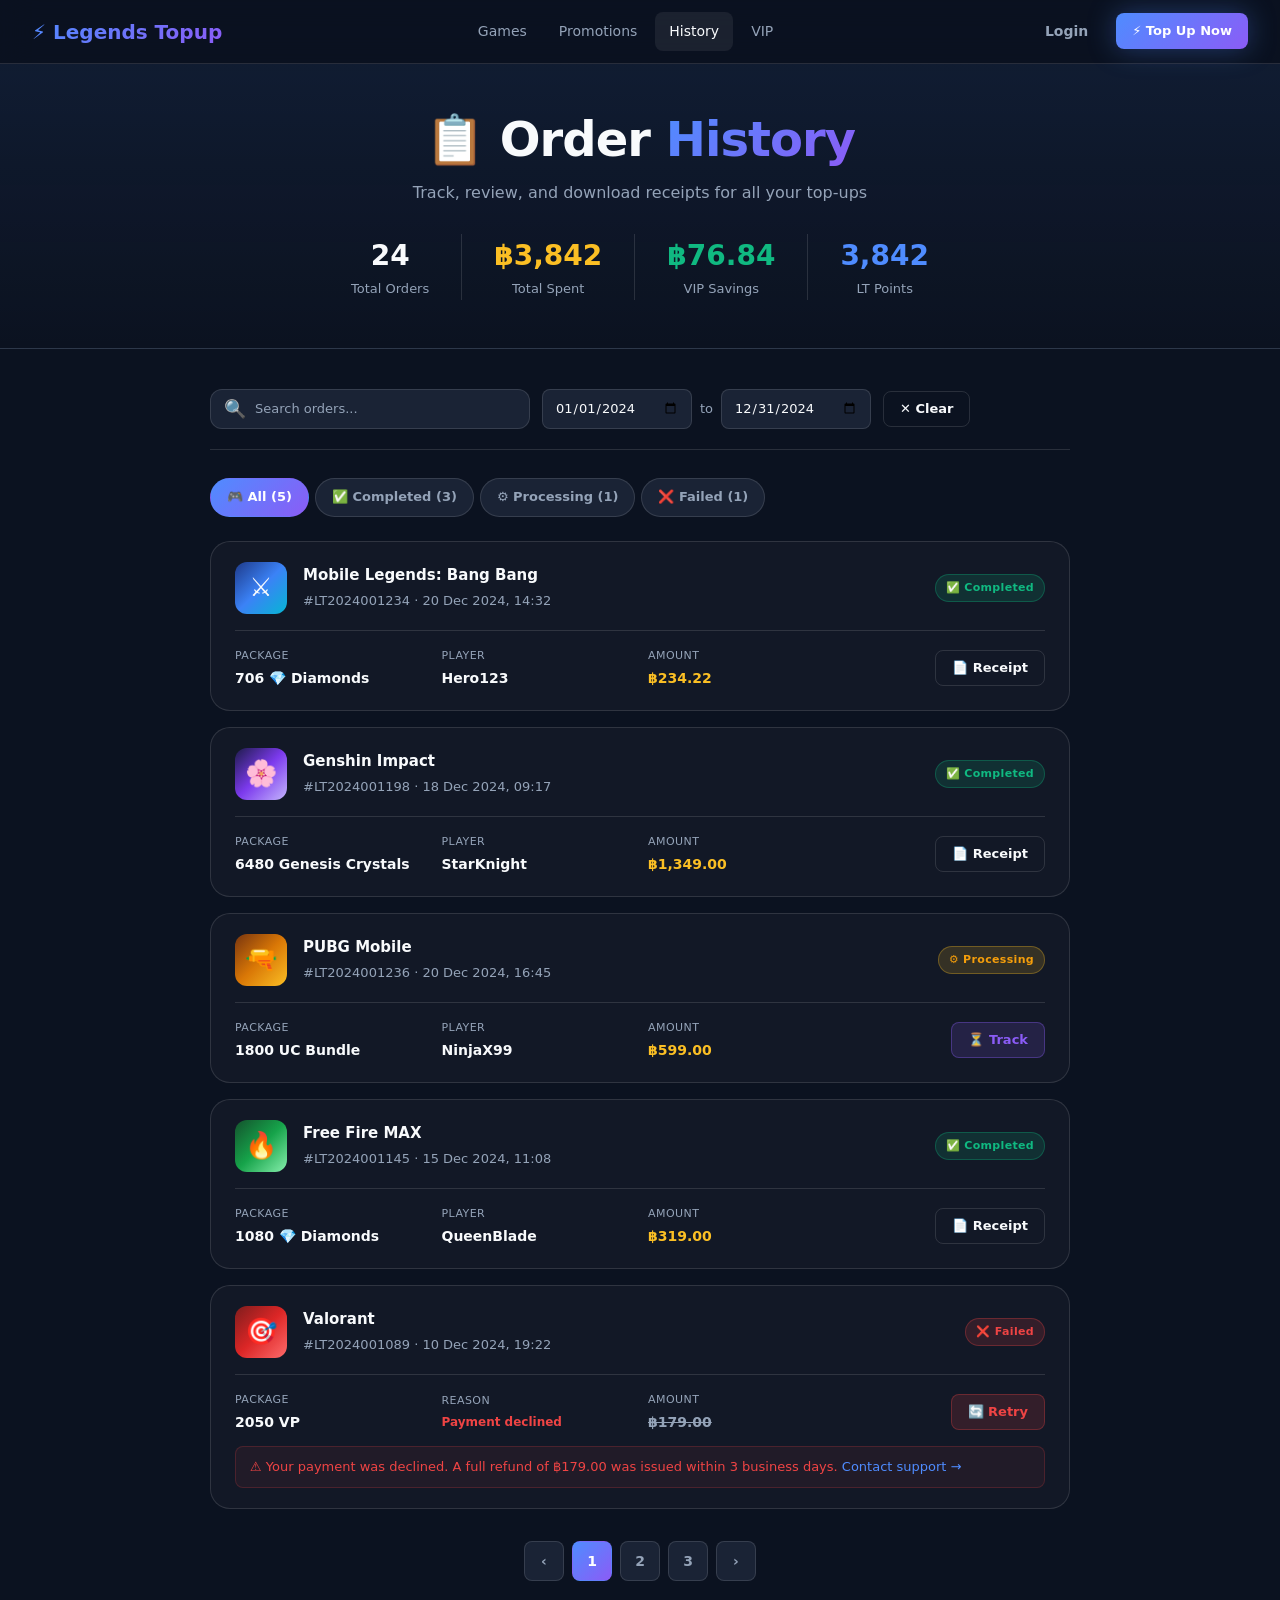
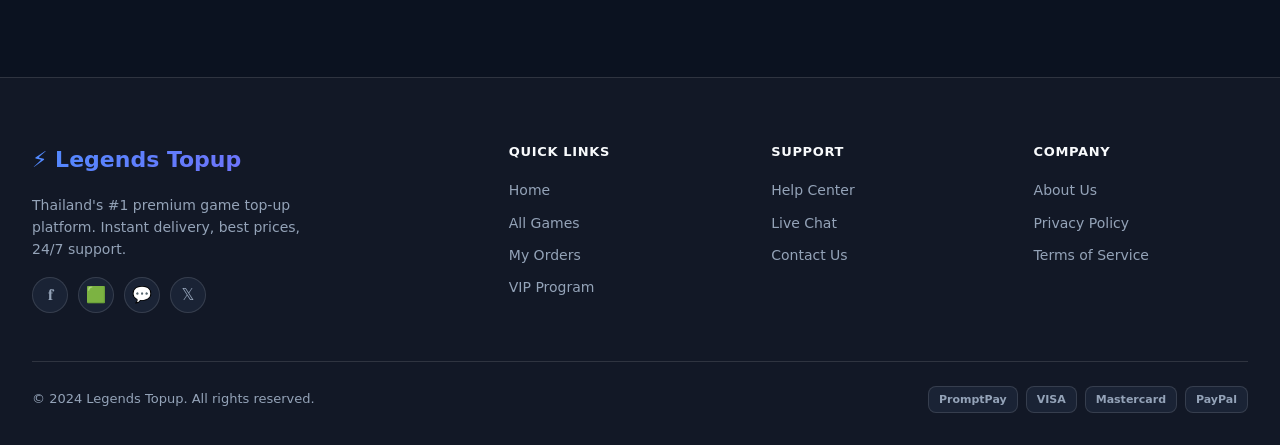
<file: legends-topup/history.html>
<!DOCTYPE html>
<html lang="en">
<head>
<meta charset="UTF-8">
<meta name="viewport" content="width=device-width, initial-scale=1.0">
<title>Order History — Legends Topup</title>
<link rel="stylesheet" href="styles.css">
<style>
.history-layout { max-width: 860px; margin-inline: auto; }

.order-card {
  background: var(--surface);
  border: 1px solid var(--border);
  border-radius: 20px;
  padding: 20px 24px;
  margin-bottom: 16px;
  transition: all var(--transition);
  animation: fadeIn 300ms ease;
}
.order-card:hover { border-color: rgba(79,140,255,.35); transform: translateY(-2px); box-shadow: var(--shadow-card); }

.order-card-header {
  display: flex;
  align-items: center;
  gap: 16px;
  margin-bottom: 16px;
}
.order-game-icon {
  width: 52px;
  height: 52px;
  border-radius: 12px;
  display: flex;
  align-items: center;
  justify-content: center;
  font-size: 26px;
  flex-shrink: 0;
}
.order-card-body {
  display: grid;
  grid-template-columns: repeat(4, 1fr);
  gap: 16px;
  padding-top: 16px;
  border-top: 1px solid var(--border);
  align-items: center;
}
@media (max-width: 767px) {
  .order-card-body { grid-template-columns: repeat(2, 1fr); }
}
@media (max-width: 479px) {
  .order-card-body { grid-template-columns: 1fr 1fr; }
}
.order-meta-label { font-size: 11px; color: var(--text-muted); text-transform: uppercase; letter-spacing: .04em; margin-bottom: 3px; }
.order-meta-value { font-size: 14px; font-weight: 600; }

.filter-bar {
  display: flex;
  align-items: center;
  gap: 12px;
  flex-wrap: wrap;
  margin-bottom: 28px;
  padding-bottom: 20px;
  border-bottom: 1px solid var(--border);
}
.date-inputs { display: flex; gap: 8px; align-items: center; flex-wrap: wrap; }
.date-inputs input[type=date] {
  height: 40px;
  padding-inline: 12px;
  background: var(--surface-2);
  border: 1px solid var(--border);
  border-radius: var(--radius-sm);
  color: var(--text);
  font-size: 13px;
  outline: none;
  transition: border-color var(--transition);
}
.date-inputs input[type=date]:focus { border-color: var(--primary); }
.status-tabs {
  display: flex;
  gap: 6px;
  flex-wrap: wrap;
}
.status-tab {
  padding: 8px 16px;
  border-radius: var(--radius-pill);
  border: 1px solid var(--border);
  background: var(--surface-2);
  color: var(--text-muted);
  font-size: 13px;
  font-weight: 600;
  cursor: pointer;
  transition: all var(--transition);
}
.status-tab:hover { border-color: var(--primary); color: var(--primary); }
.status-tab.active { background: var(--gradient-primary); border-color: transparent; color: #fff; }

/* Receipt Modal */
.receipt-modal {
  max-width: 480px;
}
</style>
</head>
<body>

<div class="toast-container" id="toastContainer"></div>

<!-- RECEIPT MODAL -->
<div class="modal-overlay" id="receiptModal">
  <div class="modal receipt-modal">
    <button class="modal-close" onclick="closeModal()">✕</button>
    <div class="modal-title">📄 Order Receipt</div>
    <div class="modal-subtitle" id="modalOrderId">Order #LT2024001234</div>
    <div id="modalContent">
      <div class="receipt-body" style="padding:0">
        <div class="receipt-row"><span class="label">Game</span><span class="value" id="mGame">—</span></div>
        <div class="receipt-row"><span class="label">Player</span><span class="value">Hero123 · #456789123</span></div>
        <div class="receipt-row"><span class="label">Package</span><span class="value" id="mPkg">—</span></div>
        <div class="receipt-row"><span class="label">Amount</span><span class="value text-accent" id="mAmt">—</span></div>
        <div class="receipt-row"><span class="label">Date</span><span class="value" id="mDate">—</span></div>
        <div class="receipt-row"><span class="label">Payment</span><span class="value" id="mPay">—</span></div>
        <div class="receipt-row"><span class="label">Status</span><span id="mStatus">—</span></div>
      </div>
    </div>
    <div style="display:flex; gap:12px; margin-top:24px">
      <button class="btn btn-ghost flex-1" onclick="handleShare('download')">⬇️ Download</button>
      <button class="btn btn-primary flex-1" onclick="closeModal()">Done</button>
    </div>
  </div>
</div>

<!-- ══ NAVBAR ══ -->
<nav class="navbar">
  <div class="container">
    <a href="index.html" class="nav-logo">⚡ Legends Topup</a>
    <div class="nav-links">
      <a href="games.html">Games</a>
      <a href="index.html#promotions">Promotions</a>
      <a href="history.html" class="active">History</a>
      <a href="index.html#vip">VIP</a>
    </div>
    <div class="nav-actions">
      <a href="#" class="nav-login">Login</a>
      <a href="games.html" class="btn btn-primary btn-sm">⚡ Top Up Now</a>
      <button class="hamburger" id="hamburger"><span></span><span></span><span></span></button>
    </div>
  </div>
</nav>
<div class="nav-drawer" id="navDrawer">
  <a href="games.html">🎮 Games</a>
  <a href="index.html#promotions">🔥 Promotions</a>
  <a href="history.html">📋 History</a>
  <a href="index.html#vip">🏆 VIP</a>
  <a href="#" class="btn btn-ghost">Login</a>
  <a href="games.html" class="btn btn-primary">⚡ Top Up Now</a>
</div>

<!-- ══ PAGE HERO ══ -->
<div class="page-hero">
  <div class="container">
    <h1 style="margin-bottom:12px">📋 Order <span class="text-gradient">History</span></h1>
    <p>Track, review, and download receipts for all your top-ups</p>
    <!-- Summary stats -->
    <div style="display:flex; gap:32px; justify-content:center; margin-top:28px; flex-wrap:wrap">
      <div style="text-align:center">
        <div style="font-size:28px; font-weight:800; color:var(--text)">24</div>
        <div style="font-size:13px; color:var(--text-muted)">Total Orders</div>
      </div>
      <div style="width:1px; background:var(--border)"></div>
      <div style="text-align:center">
        <div style="font-size:28px; font-weight:800; color:var(--accent)">฿3,842</div>
        <div style="font-size:13px; color:var(--text-muted)">Total Spent</div>
      </div>
      <div style="width:1px; background:var(--border)"></div>
      <div style="text-align:center">
        <div style="font-size:28px; font-weight:800; color:var(--success)">฿76.84</div>
        <div style="font-size:13px; color:var(--text-muted)">VIP Savings</div>
      </div>
      <div style="width:1px; background:var(--border)"></div>
      <div style="text-align:center">
        <div style="font-size:28px; font-weight:800; color:var(--primary)">3,842</div>
        <div style="font-size:13px; color:var(--text-muted)">LT Points</div>
      </div>
    </div>
  </div>
</div>

<section class="section" style="padding-top:40px">
  <div class="container">
    <div class="history-layout">

      <!-- FILTER BAR -->
      <div class="filter-bar">
        <!-- Search -->
        <div class="input-wrapper" style="flex:1; min-width:200px; max-width:320px;">
          <span class="input-icon">🔍</span>
          <input type="text" class="input" placeholder="Search orders..." id="orderSearch" style="height:40px; font-size:13px;" oninput="filterOrders()">
        </div>

        <!-- Date range -->
        <div class="date-inputs">
          <input type="date" id="dateFrom" value="2024-01-01" onchange="filterOrders()">
          <span style="color:var(--text-muted); font-size:13px">to</span>
          <input type="date" id="dateTo" value="2024-12-31" onchange="filterOrders()">
        </div>

        <button class="btn btn-ghost btn-sm" onclick="clearFilters()">✕ Clear</button>
      </div>

      <!-- STATUS TABS -->
      <div class="status-tabs" style="margin-bottom:24px" id="statusTabs">
        <button class="status-tab active" data-status="all" onclick="setStatus(this)">🎮 All (5)</button>
        <button class="status-tab" data-status="completed" onclick="setStatus(this)">✅ Completed (3)</button>
        <button class="status-tab" data-status="processing" onclick="setStatus(this)">⚙️ Processing (1)</button>
        <button class="status-tab" data-status="failed" onclick="setStatus(this)">❌ Failed (1)</button>
      </div>

      <!-- ORDERS LIST -->
      <div id="ordersList">

        <!-- Order 1 -->
        <div class="order-card" data-status="completed" data-game="Mobile Legends" data-date="2024-12-20">
          <div class="order-card-header">
            <div class="order-game-icon cover-ml">⚔️</div>
            <div style="flex:1">
              <div style="font-weight:700; font-size:15px; margin-bottom:4px">Mobile Legends: Bang Bang</div>
              <div style="font-size:13px; color:var(--text-muted)">#LT2024001234 · 20 Dec 2024, 14:32</div>
            </div>
            <span class="badge status-completed">✅ Completed</span>
          </div>
          <div class="order-card-body">
            <div>
              <div class="order-meta-label">Package</div>
              <div class="order-meta-value">706 💎 Diamonds</div>
            </div>
            <div>
              <div class="order-meta-label">Player</div>
              <div class="order-meta-value">Hero123</div>
            </div>
            <div>
              <div class="order-meta-label">Amount</div>
              <div class="order-meta-value" style="color:var(--accent)">฿234.22</div>
            </div>
            <div style="text-align:right">
              <button class="btn btn-ghost btn-sm" onclick="viewReceipt({id:'LT2024001234', game:'Mobile Legends: Bang Bang', pkg:'706 💎 Diamonds', amt:'฿234.22', date:'20 Dec 2024, 14:32', pay:'💚 TrueMoney', status:'completed'})">
                📄 Receipt
              </button>
            </div>
          </div>
        </div>

        <!-- Order 2 -->
        <div class="order-card" data-status="completed" data-game="Genshin Impact" data-date="2024-12-18">
          <div class="order-card-header">
            <div class="order-game-icon cover-gi">🌸</div>
            <div style="flex:1">
              <div style="font-weight:700; font-size:15px; margin-bottom:4px">Genshin Impact</div>
              <div style="font-size:13px; color:var(--text-muted)">#LT2024001198 · 18 Dec 2024, 09:17</div>
            </div>
            <span class="badge status-completed">✅ Completed</span>
          </div>
          <div class="order-card-body">
            <div>
              <div class="order-meta-label">Package</div>
              <div class="order-meta-value">6480 Genesis Crystals</div>
            </div>
            <div>
              <div class="order-meta-label">Player</div>
              <div class="order-meta-value">StarKnight</div>
            </div>
            <div>
              <div class="order-meta-label">Amount</div>
              <div class="order-meta-value" style="color:var(--accent)">฿1,349.00</div>
            </div>
            <div style="text-align:right">
              <button class="btn btn-ghost btn-sm" onclick="viewReceipt({id:'LT2024001198', game:'Genshin Impact', pkg:'6480 Genesis Crystals', amt:'฿1,349.00', date:'18 Dec 2024, 09:17', pay:'💳 Credit Card', status:'completed'})">
                📄 Receipt
              </button>
            </div>
          </div>
        </div>

        <!-- Order 3 — Processing -->
        <div class="order-card" data-status="processing" data-game="PUBG Mobile" data-date="2024-12-20">
          <div class="order-card-header">
            <div class="order-game-icon cover-pubg">🔫</div>
            <div style="flex:1">
              <div style="font-weight:700; font-size:15px; margin-bottom:4px">PUBG Mobile</div>
              <div style="font-size:13px; color:var(--text-muted)">#LT2024001236 · 20 Dec 2024, 16:45</div>
            </div>
            <span class="badge status-processing">⚙️ Processing</span>
          </div>
          <div class="order-card-body">
            <div>
              <div class="order-meta-label">Package</div>
              <div class="order-meta-value">1800 UC Bundle</div>
            </div>
            <div>
              <div class="order-meta-label">Player</div>
              <div class="order-meta-value">NinjaX99</div>
            </div>
            <div>
              <div class="order-meta-label">Amount</div>
              <div class="order-meta-value" style="color:var(--accent)">฿599.00</div>
            </div>
            <div style="text-align:right">
              <a href="processing.html" class="btn btn-secondary btn-sm">
                ⏳ Track
              </a>
            </div>
          </div>
        </div>

        <!-- Order 4 — Completed -->
        <div class="order-card" data-status="completed" data-game="Free Fire" data-date="2024-12-15">
          <div class="order-card-header">
            <div class="order-game-icon cover-ff">🔥</div>
            <div style="flex:1">
              <div style="font-weight:700; font-size:15px; margin-bottom:4px">Free Fire MAX</div>
              <div style="font-size:13px; color:var(--text-muted)">#LT2024001145 · 15 Dec 2024, 11:08</div>
            </div>
            <span class="badge status-completed">✅ Completed</span>
          </div>
          <div class="order-card-body">
            <div>
              <div class="order-meta-label">Package</div>
              <div class="order-meta-value">1080 💎 Diamonds</div>
            </div>
            <div>
              <div class="order-meta-label">Player</div>
              <div class="order-meta-value">QueenBlade</div>
            </div>
            <div>
              <div class="order-meta-label">Amount</div>
              <div class="order-meta-value" style="color:var(--accent)">฿319.00</div>
            </div>
            <div style="text-align:right">
              <button class="btn btn-ghost btn-sm" onclick="viewReceipt({id:'LT2024001145', game:'Free Fire MAX', pkg:'1080 💎 Diamonds', amt:'฿319.00', date:'15 Dec 2024, 11:08', pay:'📱 PromptPay', status:'completed'})">
                📄 Receipt
              </button>
            </div>
          </div>
        </div>

        <!-- Order 5 — Failed -->
        <div class="order-card" data-status="failed" data-game="Valorant" data-date="2024-12-10">
          <div class="order-card-header">
            <div class="order-game-icon cover-val">🎯</div>
            <div style="flex:1">
              <div style="font-weight:700; font-size:15px; margin-bottom:4px">Valorant</div>
              <div style="font-size:13px; color:var(--text-muted)">#LT2024001089 · 10 Dec 2024, 19:22</div>
            </div>
            <span class="badge status-failed">❌ Failed</span>
          </div>
          <div class="order-card-body">
            <div>
              <div class="order-meta-label">Package</div>
              <div class="order-meta-value">2050 VP</div>
            </div>
            <div>
              <div class="order-meta-label">Reason</div>
              <div class="order-meta-value" style="color:var(--error); font-size:12px">Payment declined</div>
            </div>
            <div>
              <div class="order-meta-label">Amount</div>
              <div class="order-meta-value" style="color:var(--text-muted); text-decoration:line-through">฿179.00</div>
            </div>
            <div style="text-align:right; display:flex; flex-direction:column; gap:6px; align-items:flex-end">
              <a href="game-detail.html" class="btn btn-danger btn-sm">🔄 Retry</a>
            </div>
          </div>
          <div style="margin-top:12px; padding:10px 14px; background:rgba(239,68,68,.07); border:1px solid rgba(239,68,68,.2); border-radius:var(--radius-sm); font-size:13px; color:var(--error)">
            ⚠️ Your payment was declined. A full refund of ฿179.00 was issued within 3 business days. <a href="#" style="color:var(--primary)">Contact support →</a>
          </div>
        </div>

      </div>

      <!-- EMPTY STATE (hidden) -->
      <div class="empty-state" id="emptyState" style="display:none">
        <svg width="160" height="160" viewBox="0 0 160 160" fill="none" xmlns="http://www.w3.org/2000/svg">
          <circle cx="80" cy="80" r="70" fill="rgba(79,140,255,0.06)" stroke="rgba(79,140,255,0.15)" stroke-width="1.5" stroke-dasharray="8 6"/>
          <!-- Mascot holding box -->
          <text x="80" y="65" text-anchor="middle" font-size="40">📋</text>
          <text x="80" y="105" text-anchor="middle" font-size="28">😢</text>
          <!-- Stars -->
          <text x="30" y="40" font-size="16" opacity=".4" style="animation:starTwinkle 2s infinite">⭐</text>
          <text x="125" y="45" font-size="12" opacity=".4" style="animation:starTwinkle 2.5s infinite .5s">✨</text>
          <text x="20" y="110" font-size="10" opacity=".3" style="animation:starTwinkle 1.8s infinite 1s">💫</text>
        </svg>
        <div class="empty-title">No orders found</div>
        <div class="empty-desc">Try adjusting your search or filters. Your completed orders will appear here.</div>
        <a href="games.html" class="btn btn-primary">🎮 Start Your First Top Up</a>
      </div>

      <!-- PAGINATION -->
      <div class="pagination" style="margin-top:32px" id="pagination">
        <button class="page-btn" disabled>‹</button>
        <button class="page-btn active">1</button>
        <button class="page-btn" onclick="goPage(2)">2</button>
        <button class="page-btn" onclick="goPage(3)">3</button>
        <button class="page-btn" onclick="goPage(2)">›</button>
      </div>

    </div>
  </div>
</section>

<!-- ══ FOOTER ══ -->
<footer class="footer">
  <div class="container">
    <div class="footer-grid">
      <div class="footer-brand">
        <div class="footer-logo text-gradient">⚡ Legends Topup</div>
        <div class="footer-tagline">Thailand's #1 premium game top-up platform. Instant delivery, best prices, 24/7 support.</div>
        <div class="footer-socials">
          <a href="#" class="social-btn">𝐟</a>
          <a href="#" class="social-btn">🟩</a>
          <a href="#" class="social-btn">💬</a>
          <a href="#" class="social-btn">𝕏</a>
        </div>
      </div>
      <div>
        <div class="footer-col-title">Quick Links</div>
        <div class="footer-links">
          <a href="index.html">Home</a>
          <a href="games.html">All Games</a>
          <a href="history.html">My Orders</a>
          <a href="index.html#vip">VIP Program</a>
        </div>
      </div>
      <div>
        <div class="footer-col-title">Support</div>
        <div class="footer-links">
          <a href="#">Help Center</a>
          <a href="#">Live Chat</a>
          <a href="#">Contact Us</a>
        </div>
      </div>
      <div>
        <div class="footer-col-title">Company</div>
        <div class="footer-links">
          <a href="#">About Us</a>
          <a href="#">Privacy Policy</a>
          <a href="#">Terms of Service</a>
        </div>
      </div>
    </div>
    <div class="footer-bottom">
      <div class="footer-copy">© 2024 Legends Topup. All rights reserved.</div>
      <div class="payment-badges">
        <div class="payment-badge">PromptPay</div>
        <div class="payment-badge">VISA</div>
        <div class="payment-badge">Mastercard</div>
        <div class="payment-badge">PayPal</div>
      </div>
    </div>
  </div>
</footer>

<script>
// Hamburger
const hamburger = document.getElementById('hamburger');
const navDrawer = document.getElementById('navDrawer');
hamburger.addEventListener('click', () => {
  hamburger.classList.toggle('open');
  navDrawer.classList.toggle('open');
});

// Status filter
let currentStatus = 'all';
function setStatus(btn) {
  document.querySelectorAll('.status-tab').forEach(b => b.classList.remove('active'));
  btn.classList.add('active');
  currentStatus = btn.dataset.status;
  filterOrders();
}

function filterOrders() {
  const search = document.getElementById('orderSearch').value.toLowerCase();
  const cards = document.querySelectorAll('#ordersList .order-card');
  let visible = 0;

  cards.forEach(card => {
    const status = card.dataset.status;
    const game = card.dataset.game?.toLowerCase() || '';
    const cardText = card.textContent.toLowerCase();

    const matchStatus = currentStatus === 'all' || status === currentStatus;
    const matchSearch = !search || game.includes(search) || cardText.includes(search);

    if (matchStatus && matchSearch) {
      card.style.display = '';
      visible++;
    } else {
      card.style.display = 'none';
    }
  });

  document.getElementById('emptyState').style.display = visible === 0 ? 'flex' : 'none';
  document.getElementById('pagination').style.display = visible === 0 ? 'none' : 'flex';
}

function clearFilters() {
  document.getElementById('orderSearch').value = '';
  currentStatus = 'all';
  document.querySelectorAll('.status-tab').forEach(b => b.classList.remove('active'));
  document.querySelector('.status-tab[data-status="all"]').classList.add('active');
  filterOrders();
}

// View Receipt Modal
function viewReceipt(data) {
  document.getElementById('modalOrderId').textContent = 'Order #' + data.id;
  document.getElementById('mGame').textContent = data.game;
  document.getElementById('mPkg').textContent = data.pkg;
  document.getElementById('mAmt').textContent = data.amt;
  document.getElementById('mDate').textContent = data.date;
  document.getElementById('mPay').textContent = data.pay;
  const statusMap = {
    completed: '<span class="badge status-completed">✅ Completed</span>',
    processing: '<span class="badge status-processing">⚙️ Processing</span>',
    failed: '<span class="badge status-failed">❌ Failed</span>'
  };
  document.getElementById('mStatus').innerHTML = statusMap[data.status] || data.status;
  document.getElementById('receiptModal').classList.add('open');
  document.body.style.overflow = 'hidden';
}

function closeModal() {
  document.getElementById('receiptModal').classList.remove('open');
  document.body.style.overflow = '';
}

document.getElementById('receiptModal').addEventListener('click', function(e) {
  if (e.target === this) closeModal();
});

function goPage(n) {
  showToast(`Loaded page ${n}`, 'info');
  window.scrollTo({ top: 0, behavior: 'smooth' });
}

function handleShare(action) {
  showToast('⬇️ PDF download started...', 'info');
  closeModal();
}

// Toast
function showToast(msg, type = 'info', title = '') {
  const icons = { success: '✅', error: '❌', info: 'ℹ️', warning: '⚠️' };
  const container = document.getElementById('toastContainer');
  const toast = document.createElement('div');
  toast.className = `toast ${type}`;
  toast.innerHTML = `<span class="toast-icon">${icons[type]}</span><div class="toast-content">${title ? `<div class="toast-title">${title}</div>` : ''}<div class="toast-msg">${msg}</div></div><button class="toast-close" onclick="this.closest('.toast').remove()">✕</button>`;
  container.appendChild(toast);
  setTimeout(() => toast.remove(), 3000);
}
</script>
</body>
</html>
</file>
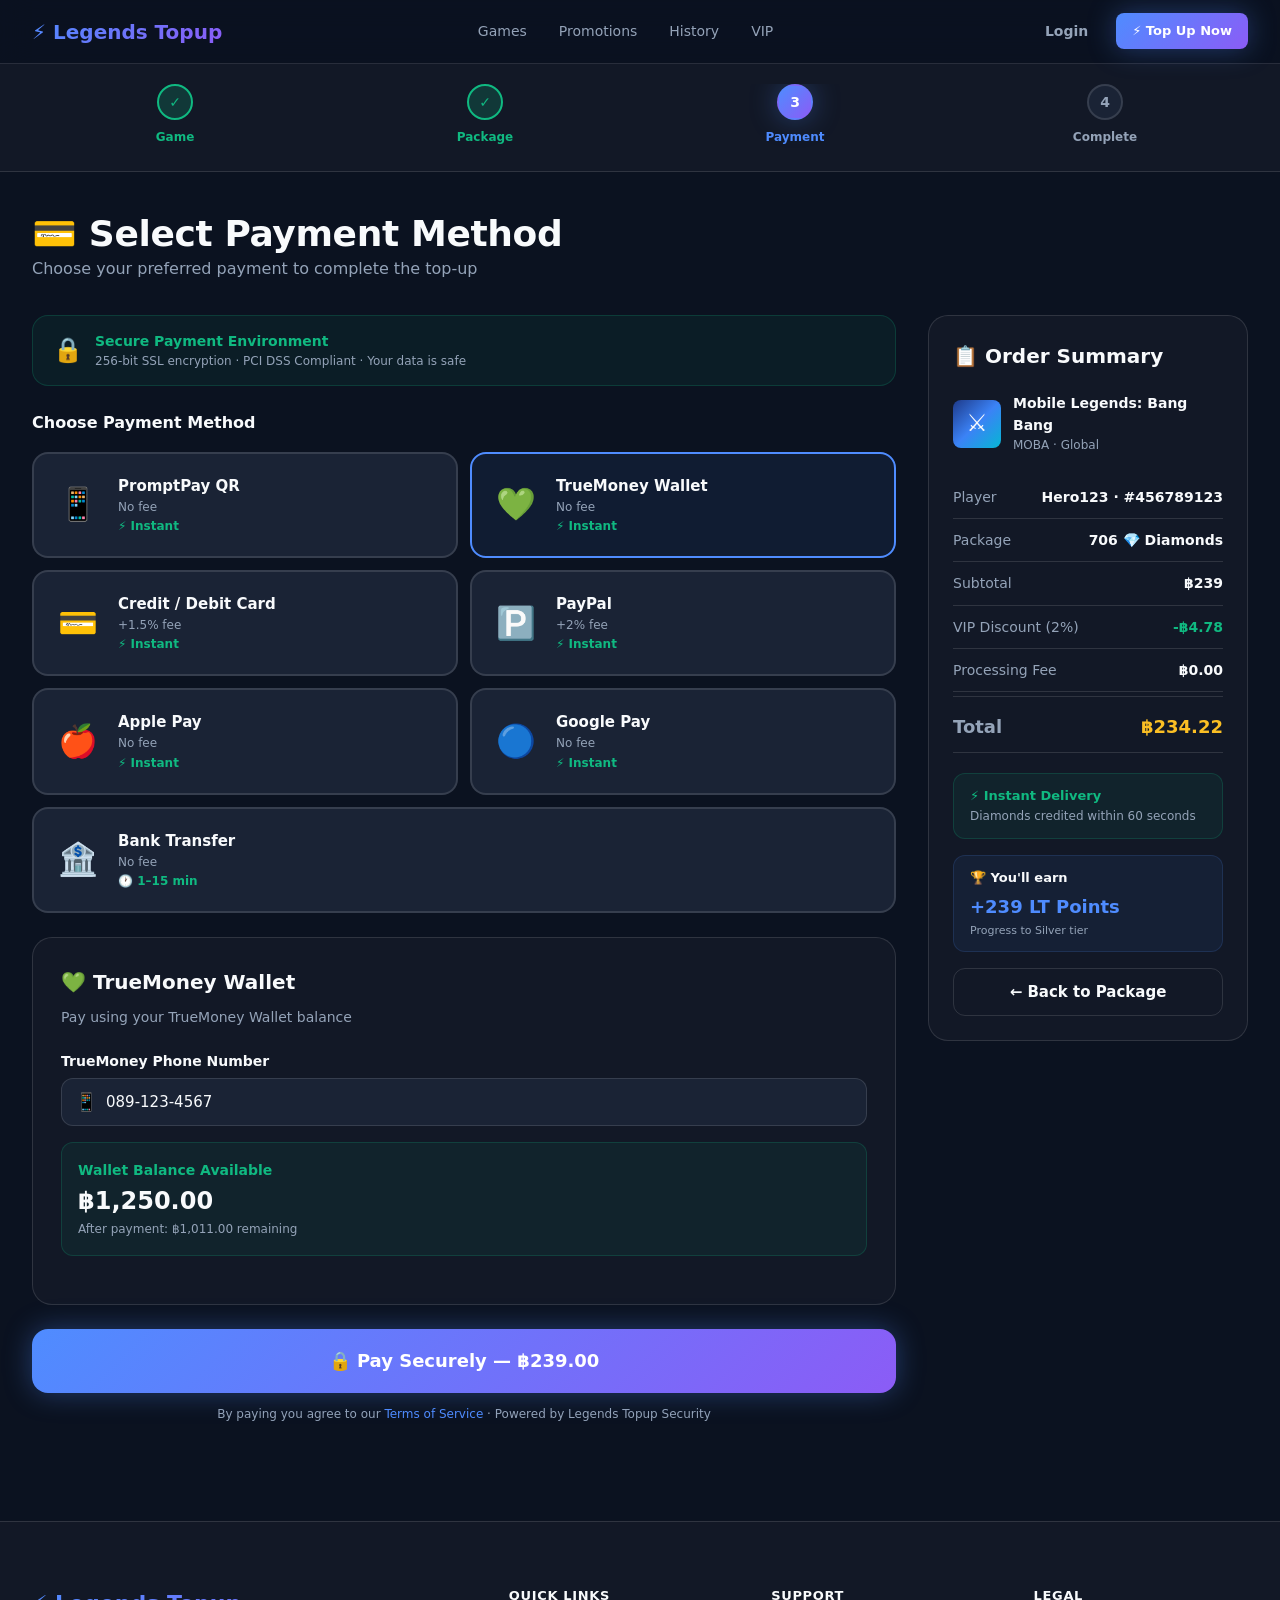
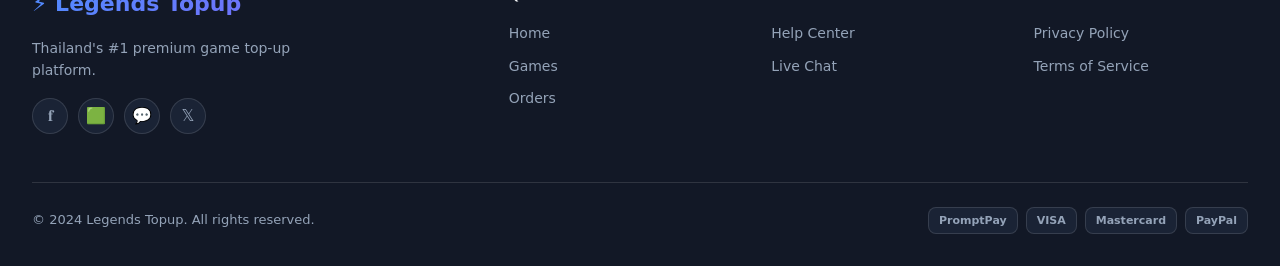
<file: legends-topup/payment.html>
<!DOCTYPE html>
<html lang="en">
<head>
<meta charset="UTF-8">
<meta name="viewport" content="width=device-width, initial-scale=1.0">
<title>Payment — Legends Topup</title>
<link rel="stylesheet" href="styles.css">
<style>
.payment-layout {
  display: grid;
  grid-template-columns: 1fr 320px;
  gap: 32px;
  align-items: start;
}
@media (max-width: 1023px) {
  .payment-layout { grid-template-columns: 1fr; }
  .order-summary { position: static; }
}
.pm-grid {
  display: grid;
  grid-template-columns: repeat(2, 1fr);
  gap: 12px;
  margin-bottom: 24px;
}
@media (max-width: 599px) { .pm-grid { grid-template-columns: 1fr; } }

.qr-wrapper {
  text-align: center;
  padding: 32px;
  background: var(--surface-2);
  border-radius: var(--radius-lg);
  border: 1px solid var(--border);
}
.payment-detail-section {
  background: var(--surface);
  border: 1px solid var(--border);
  border-radius: 20px;
  padding: 28px;
  margin-top: 24px;
  animation: fadeIn 300ms ease;
}

/* Card form */
.card-form { display: flex; flex-direction: column; gap: 16px; }
.card-row { display: grid; grid-template-columns: 1fr 1fr; gap: 12px; }
@media (max-width: 479px) { .card-row { grid-template-columns: 1fr; } }
</style>
</head>
<body>

<div class="toast-container" id="toastContainer"></div>

<!-- ══ NAVBAR ══ -->
<nav class="navbar">
  <div class="container">
    <a href="index.html" class="nav-logo">⚡ Legends Topup</a>
    <div class="nav-links">
      <a href="games.html">Games</a>
      <a href="index.html#promotions">Promotions</a>
      <a href="history.html">History</a>
      <a href="index.html#vip">VIP</a>
    </div>
    <div class="nav-actions">
      <a href="#" class="nav-login">Login</a>
      <a href="games.html" class="btn btn-primary btn-sm">⚡ Top Up Now</a>
      <button class="hamburger" id="hamburger"><span></span><span></span><span></span></button>
    </div>
  </div>
</nav>
<div class="nav-drawer" id="navDrawer">
  <a href="games.html">🎮 Games</a>
  <a href="index.html#promotions">🔥 Promotions</a>
  <a href="history.html">📋 History</a>
  <a href="index.html#vip">🏆 VIP</a>
  <a href="#" class="btn btn-ghost">Login</a>
  <a href="games.html" class="btn btn-primary">⚡ Top Up Now</a>
</div>

<!-- ══ STEPPER ══ -->
<div style="background:var(--surface); border-bottom:1px solid var(--border); padding-block:20px">
  <div class="container">
    <div class="stepper">
      <div class="step done">
        <div class="step-circle">✓</div>
        <div class="step-info"><div class="step-label">Game</div></div>
        <div class="step-line done"></div>
      </div>
      <div class="step done">
        <div class="step-circle">✓</div>
        <div class="step-info"><div class="step-label">Package</div></div>
        <div class="step-line done"></div>
      </div>
      <div class="step active">
        <div class="step-circle">3</div>
        <div class="step-info"><div class="step-label">Payment</div></div>
        <div class="step-line"></div>
      </div>
      <div class="step">
        <div class="step-circle">4</div>
        <div class="step-info"><div class="step-label">Complete</div></div>
      </div>
    </div>
  </div>
</div>

<section class="section" style="padding-top:40px">
  <div class="container">
    <div style="margin-bottom:32px">
      <h2>💳 Select Payment Method</h2>
      <p>Choose your preferred payment to complete the top-up</p>
    </div>

    <div class="payment-layout">
      <!-- LEFT: Payment Methods -->
      <div>

        <!-- Security banner -->
        <div style="display:flex; align-items:center; gap:12px; background:rgba(16,185,129,.07); border:1px solid rgba(16,185,129,.2); border-radius:var(--radius-lg); padding:14px 20px; margin-bottom:24px">
          <span style="font-size:24px">🔒</span>
          <div>
            <div style="font-weight:700; font-size:14px; color:var(--success)">Secure Payment Environment</div>
            <div style="font-size:12px; color:var(--text-muted)">256-bit SSL encryption · PCI DSS Compliant · Your data is safe</div>
          </div>
        </div>

        <div style="font-weight:700; font-size:16px; margin-bottom:16px">Choose Payment Method</div>
        <div class="pm-grid" id="pmGrid">

          <div class="payment-card" data-pm="promptpay" onclick="selectPayment(this)">
            <div class="pm-icon">📱</div>
            <div>
              <div class="pm-name">PromptPay QR</div>
              <div class="pm-fee">No fee</div>
              <div class="pm-eta">⚡ Instant</div>
            </div>
          </div>

          <div class="payment-card selected" data-pm="truemoney" onclick="selectPayment(this)">
            <div class="pm-icon">💚</div>
            <div>
              <div class="pm-name">TrueMoney Wallet</div>
              <div class="pm-fee">No fee</div>
              <div class="pm-eta">⚡ Instant</div>
            </div>
          </div>

          <div class="payment-card" data-pm="card" onclick="selectPayment(this)">
            <div class="pm-icon">💳</div>
            <div>
              <div class="pm-name">Credit / Debit Card</div>
              <div class="pm-fee">+1.5% fee</div>
              <div class="pm-eta">⚡ Instant</div>
            </div>
          </div>

          <div class="payment-card" data-pm="paypal" onclick="selectPayment(this)">
            <div class="pm-icon">🅿️</div>
            <div>
              <div class="pm-name">PayPal</div>
              <div class="pm-fee">+2% fee</div>
              <div class="pm-eta">⚡ Instant</div>
            </div>
          </div>

          <div class="payment-card" data-pm="apple" onclick="selectPayment(this)">
            <div class="pm-icon">🍎</div>
            <div>
              <div class="pm-name">Apple Pay</div>
              <div class="pm-fee">No fee</div>
              <div class="pm-eta">⚡ Instant</div>
            </div>
          </div>

          <div class="payment-card" data-pm="google" onclick="selectPayment(this)">
            <div class="pm-icon">🔵</div>
            <div>
              <div class="pm-name">Google Pay</div>
              <div class="pm-fee">No fee</div>
              <div class="pm-eta">⚡ Instant</div>
            </div>
          </div>

          <div class="payment-card" data-pm="bank" onclick="selectPayment(this)" style="grid-column:span 2;">
            <div class="pm-icon">🏦</div>
            <div>
              <div class="pm-name">Bank Transfer</div>
              <div class="pm-fee">No fee</div>
              <div class="pm-eta">🕐 1–15 min</div>
            </div>
          </div>

        </div>

        <!-- Payment Detail (dynamic) -->
        <div id="paymentDetail">

          <!-- PromptPay QR -->
          <div id="detailPromptpay" class="payment-detail-section" style="display:none">
            <h4 style="margin-bottom:8px">📱 PromptPay QR Code</h4>
            <p style="margin-bottom:24px; font-size:14px">Scan this QR code with your banking app to complete payment</p>
            <div class="qr-wrapper">
              <!-- SVG QR Placeholder -->
              <svg width="200" height="200" viewBox="0 0 200 200" xmlns="http://www.w3.org/2000/svg" style="margin:0 auto 16px; display:block; border-radius:8px;">
                <rect width="200" height="200" fill="white"/>
                <!-- QR corner squares -->
                <rect x="10" y="10" width="50" height="50" fill="none" stroke="#0B1220" stroke-width="6" rx="4"/>
                <rect x="22" y="22" width="26" height="26" fill="#0B1220" rx="2"/>
                <rect x="140" y="10" width="50" height="50" fill="none" stroke="#0B1220" stroke-width="6" rx="4"/>
                <rect x="152" y="22" width="26" height="26" fill="#0B1220" rx="2"/>
                <rect x="10" y="140" width="50" height="50" fill="none" stroke="#0B1220" stroke-width="6" rx="4"/>
                <rect x="22" y="152" width="26" height="26" fill="#0B1220" rx="2"/>
                <!-- QR data dots (simulated pattern) -->
                <g fill="#0B1220">
                  <rect x="72" y="10" width="8" height="8" rx="1"/>
                  <rect x="84" y="10" width="8" height="8" rx="1"/>
                  <rect x="96" y="10" width="8" height="8" rx="1"/>
                  <rect x="108" y="10" width="8" height="8" rx="1"/>
                  <rect x="120" y="10" width="8" height="8" rx="1"/>
                  <rect x="72" y="22" width="8" height="8" rx="1"/>
                  <rect x="96" y="22" width="8" height="8" rx="1"/>
                  <rect x="120" y="22" width="8" height="8" rx="1"/>
                  <rect x="72" y="34" width="8" height="8" rx="1"/>
                  <rect x="84" y="34" width="8" height="8" rx="1"/>
                  <rect x="108" y="34" width="8" height="8" rx="1"/>
                  <rect x="120" y="34" width="8" height="8" rx="1"/>
                  <rect x="72" y="46" width="8" height="8" rx="1"/>
                  <rect x="96" y="46" width="8" height="8" rx="1"/>
                  <rect x="10" y="72" width="8" height="8" rx="1"/>
                  <rect x="22" y="72" width="8" height="8" rx="1"/>
                  <rect x="46" y="72" width="8" height="8" rx="1"/>
                  <rect x="72" y="72" width="8" height="8" rx="1"/>
                  <rect x="84" y="72" width="8" height="8" rx="1"/>
                  <rect x="96" y="72" width="8" height="8" rx="1"/>
                  <rect x="120" y="72" width="8" height="8" rx="1"/>
                  <rect x="140" y="72" width="8" height="8" rx="1"/>
                  <rect x="152" y="72" width="8" height="8" rx="1"/>
                  <rect x="176" y="72" width="8" height="8" rx="1"/>
                  <rect x="10" y="84" width="8" height="8" rx="1"/>
                  <rect x="34" y="84" width="8" height="8" rx="1"/>
                  <rect x="84" y="84" width="8" height="8" rx="1"/>
                  <rect x="108" y="84" width="8" height="8" rx="1"/>
                  <rect x="140" y="84" width="8" height="8" rx="1"/>
                  <rect x="164" y="84" width="8" height="8" rx="1"/>
                  <rect x="10" y="96" width="8" height="8" rx="1"/>
                  <rect x="22" y="96" width="8" height="8" rx="1"/>
                  <rect x="46" y="96" width="8" height="8" rx="1"/>
                  <rect x="60" y="96" width="8" height="8" rx="1"/>
                  <rect x="72" y="96" width="8" height="8" rx="1"/>
                  <rect x="96" y="96" width="8" height="8" rx="1"/>
                  <rect x="120" y="96" width="8" height="8" rx="1"/>
                  <rect x="140" y="96" width="8" height="8" rx="1"/>
                  <rect x="152" y="96" width="8" height="8" rx="1"/>
                  <rect x="176" y="96" width="8" height="8" rx="1"/>
                  <rect x="10" y="108" width="8" height="8" rx="1"/>
                  <rect x="34" y="108" width="8" height="8" rx="1"/>
                  <rect x="60" y="108" width="8" height="8" rx="1"/>
                  <rect x="84" y="108" width="8" height="8" rx="1"/>
                  <rect x="108" y="108" width="8" height="8" rx="1"/>
                  <rect x="140" y="108" width="8" height="8" rx="1"/>
                  <rect x="164" y="108" width="8" height="8" rx="1"/>
                  <rect x="10" y="120" width="8" height="8" rx="1"/>
                  <rect x="22" y="120" width="8" height="8" rx="1"/>
                  <rect x="46" y="120" width="8" height="8" rx="1"/>
                  <rect x="72" y="120" width="8" height="8" rx="1"/>
                  <rect x="96" y="120" width="8" height="8" rx="1"/>
                  <rect x="108" y="120" width="8" height="8" rx="1"/>
                  <rect x="120" y="120" width="8" height="8" rx="1"/>
                  <rect x="140" y="120" width="8" height="8" rx="1"/>
                  <rect x="176" y="120" width="8" height="8" rx="1"/>
                  <rect x="72" y="140" width="8" height="8" rx="1"/>
                  <rect x="84" y="140" width="8" height="8" rx="1"/>
                  <rect x="108" y="140" width="8" height="8" rx="1"/>
                  <rect x="72" y="152" width="8" height="8" rx="1"/>
                  <rect x="96" y="152" width="8" height="8" rx="1"/>
                  <rect x="120" y="152" width="8" height="8" rx="1"/>
                  <rect x="152" y="152" width="8" height="8" rx="1"/>
                  <rect x="176" y="152" width="8" height="8" rx="1"/>
                  <rect x="72" y="164" width="8" height="8" rx="1"/>
                  <rect x="84" y="164" width="8" height="8" rx="1"/>
                  <rect x="108" y="164" width="8" height="8" rx="1"/>
                  <rect x="140" y="164" width="8" height="8" rx="1"/>
                  <rect x="164" y="164" width="8" height="8" rx="1"/>
                  <rect x="72" y="176" width="8" height="8" rx="1"/>
                  <rect x="96" y="176" width="8" height="8" rx="1"/>
                  <rect x="108" y="176" width="8" height="8" rx="1"/>
                  <rect x="120" y="176" width="8" height="8" rx="1"/>
                  <rect x="152" y="176" width="8" height="8" rx="1"/>
                  <rect x="176" y="176" width="8" height="8" rx="1"/>
                </g>
                <!-- Center logo hint -->
                <rect x="88" y="88" width="24" height="24" rx="4" fill="#4F8CFF"/>
                <text x="100" y="104" text-anchor="middle" font-size="14" fill="white">⚡</text>
              </svg>
              <div style="font-size:24px; font-weight:800; color:var(--accent); margin-bottom:4px">฿239.00</div>
              <div style="font-size:13px; color:var(--text-muted)">PromptPay ID: 0-2345-6789-01-1</div>
              <div style="margin-top:16px; padding:12px 20px; background:rgba(239,68,68,.08); border:1px solid rgba(239,68,68,.2); border-radius:var(--radius-md)">
                <div style="font-size:14px; font-weight:700; color:var(--error)">⏱️ Expires in: <span id="qrTimer">15:00</span></div>
                <div style="font-size:12px; color:var(--text-muted)">QR code expires after 15 minutes</div>
              </div>
            </div>
            <div style="margin-top:20px; display:flex; flex-direction:column; gap:10px; font-size:14px; color:var(--text-muted)">
              <div>1️⃣ Open your banking app (KBank, SCB, Bangkok Bank, etc.)</div>
              <div>2️⃣ Select "Scan QR" or "Pay with QR"</div>
              <div>3️⃣ Scan the code above</div>
              <div>4️⃣ Confirm the amount <strong style="color:var(--accent)">฿239.00</strong></div>
              <div>5️⃣ Press confirm — payment is detected automatically</div>
            </div>
          </div>

          <!-- TrueMoney (default selected) -->
          <div id="detailTruemoney" class="payment-detail-section">
            <h4 style="margin-bottom:8px">💚 TrueMoney Wallet</h4>
            <p style="font-size:14px; margin-bottom:20px">Pay using your TrueMoney Wallet balance</p>
            <div class="input-group" style="margin-bottom:16px">
              <label class="input-label">TrueMoney Phone Number</label>
              <div class="input-wrapper">
                <span class="input-icon">📱</span>
                <input type="tel" class="input" placeholder="0XX-XXX-XXXX" value="089-123-4567">
              </div>
            </div>
            <div style="background:rgba(16,185,129,.07); border:1px solid rgba(16,185,129,.2); border-radius:var(--radius-md); padding:16px; margin-bottom:20px">
              <div style="font-weight:700; font-size:14px; color:var(--success)">Wallet Balance Available</div>
              <div style="font-size:24px; font-weight:800; color:var(--text)">฿1,250.00</div>
              <div style="font-size:12px; color:var(--text-muted)">After payment: ฿1,011.00 remaining</div>
            </div>
          </div>

          <!-- Credit/Debit Card -->
          <div id="detailCard" class="payment-detail-section" style="display:none">
            <h4 style="margin-bottom:8px">💳 Credit / Debit Card</h4>
            <p style="font-size:14px; margin-bottom:20px">Visa, Mastercard, JCB accepted. +1.5% processing fee applies.</p>
            <div class="card-form">
              <div class="input-group">
                <label class="input-label">Card Number</label>
                <div class="input-wrapper">
                  <span class="input-icon">💳</span>
                  <input type="text" class="input" placeholder="1234 5678 9012 3456" maxlength="19" id="cardNum" oninput="formatCard(this)">
                </div>
              </div>
              <div class="input-group">
                <label class="input-label">Cardholder Name</label>
                <input type="text" class="input" placeholder="Name as on card">
              </div>
              <div class="card-row">
                <div class="input-group">
                  <label class="input-label">Expiry Date</label>
                  <input type="text" class="input" placeholder="MM/YY" maxlength="5">
                </div>
                <div class="input-group">
                  <label class="input-label">CVV</label>
                  <input type="text" class="input" placeholder="123" maxlength="4">
                </div>
              </div>
              <label class="checkbox-item" style="margin-top:4px">
                <input type="checkbox">
                <label style="font-size:13px; color:var(--text-muted)">Save card for faster checkout</label>
              </label>
            </div>
          </div>

          <!-- PayPal -->
          <div id="detailPaypal" class="payment-detail-section" style="display:none">
            <h4 style="margin-bottom:8px">🅿️ PayPal</h4>
            <p style="font-size:14px; margin-bottom:20px">You'll be redirected to PayPal to complete your payment securely. +2% processing fee applies.</p>
            <div style="display:flex; align-items:center; gap:16px; padding:20px; background:rgba(0,70,153,.1); border:1px solid rgba(0,70,153,.3); border-radius:var(--radius-lg)">
              <span style="font-size:40px">🅿️</span>
              <div>
                <div style="font-weight:700">Connected: user@example.com</div>
                <div style="font-size:13px; color:var(--text-muted)">Balance: $142.50 USD</div>
              </div>
              <div style="margin-left:auto; color:var(--success)">✅</div>
            </div>
          </div>

          <!-- Apple Pay -->
          <div id="detailApple" class="payment-detail-section" style="display:none">
            <h4 style="margin-bottom:8px">🍎 Apple Pay</h4>
            <p style="font-size:14px; margin-bottom:20px">Use Face ID or Touch ID to confirm payment instantly.</p>
            <div style="text-align:center; padding:32px; background:var(--surface-2); border-radius:var(--radius-lg)">
              <div style="font-size:64px; margin-bottom:16px">🍎</div>
              <div style="font-size:18px; font-weight:700; margin-bottom:8px">Ready to pay with Apple Pay</div>
              <div style="font-size:14px; color:var(--text-muted)">You'll be prompted to confirm with Face ID / Touch ID</div>
            </div>
          </div>

          <!-- Google Pay -->
          <div id="detailGoogle" class="payment-detail-section" style="display:none">
            <h4 style="margin-bottom:8px">🔵 Google Pay</h4>
            <p style="font-size:14px; margin-bottom:20px">Fast checkout with your Google account. No fees.</p>
            <div style="text-align:center; padding:32px; background:var(--surface-2); border-radius:var(--radius-lg)">
              <div style="font-size:64px; margin-bottom:16px">🔵</div>
              <div style="font-size:18px; font-weight:700; margin-bottom:8px">Google Pay Ready</div>
              <div style="font-size:14px; color:var(--text-muted)">Tap Pay to authenticate with your Google account</div>
            </div>
          </div>

          <!-- Bank Transfer -->
          <div id="detailBank" class="payment-detail-section" style="display:none">
            <h4 style="margin-bottom:8px">🏦 Bank Transfer</h4>
            <p style="font-size:14px; margin-bottom:20px">Transfer to the account below. Order is confirmed after payment verification (1–15 min).</p>
            <div style="display:flex; flex-direction:column; gap:12px">
              <div class="summary-row" style="padding:14px 0">
                <span class="label">Bank</span><span class="value">Kasikorn Bank (KBank)</span>
              </div>
              <div class="summary-row" style="padding:14px 0">
                <span class="label">Account Name</span><span class="value">Legends Topup Co., Ltd.</span>
              </div>
              <div class="summary-row" style="padding:14px 0">
                <span class="label">Account Number</span>
                <span class="value" style="display:flex;align-items:center;gap:8px">
                  123-4-56789-0
                  <button onclick="copyText('123-4-56789-0')" style="background:none;border:none;color:var(--primary);cursor:pointer;font-size:13px">📋 Copy</button>
                </span>
              </div>
              <div class="summary-row" style="padding:14px 0">
                <span class="label">Amount</span><span class="value text-accent">฿239.00</span>
              </div>
              <div class="summary-row" style="padding:14px 0">
                <span class="label">Reference</span>
                <span class="value" style="display:flex;align-items:center;gap:8px">
                  LT2024001234
                  <button onclick="copyText('LT2024001234')" style="background:none;border:none;color:var(--primary);cursor:pointer;font-size:13px">📋 Copy</button>
                </span>
              </div>
            </div>
            <div style="margin-top:20px; background:rgba(245,158,11,.08); border:1px solid rgba(245,158,11,.25); border-radius:var(--radius-md); padding:14px 16px; font-size:13px; color:var(--warning)">
              ⚠️ Please include the reference number in your transfer. Upload your slip after payment to speed up verification.
            </div>
            <div style="margin-top:16px">
              <label class="input-label" style="display:block; margin-bottom:8px">Upload Payment Slip (optional)</label>
              <input type="file" accept="image/*" style="color:var(--text-muted); font-size:13px;">
            </div>
          </div>

        </div>

        <!-- PAY BUTTON -->
        <div style="margin-top:24px">
          <a href="processing.html" class="btn btn-primary btn-xl w-full" id="payBtn" onclick="handlePay(event)">
            🔒 Pay Securely — ฿239.00
          </a>
          <div style="text-align:center; margin-top:12px; font-size:12px; color:var(--text-muted)">
            By paying you agree to our <a href="#" style="color:var(--primary)">Terms of Service</a> · Powered by Legends Topup Security
          </div>
        </div>

      </div>

      <!-- RIGHT: Order Summary -->
      <div>
        <div class="order-summary">
          <h4 style="margin-bottom:20px">📋 Order Summary</h4>

          <div style="display:flex; align-items:center; gap:12px; margin-bottom:20px">
            <div style="width:48px; height:48px; border-radius:var(--radius-sm); display:flex; align-items:center; justify-content:center; font-size:24px; flex-shrink:0;" class="cover-ml">⚔️</div>
            <div>
              <div style="font-weight:700; font-size:14px">Mobile Legends: Bang Bang</div>
              <div style="font-size:12px; color:var(--text-muted)">MOBA · Global</div>
            </div>
          </div>

          <div class="summary-row">
            <span class="label">Player</span>
            <span class="value">Hero123 · #456789123</span>
          </div>
          <div class="summary-row">
            <span class="label">Package</span>
            <span class="value">706 💎 Diamonds</span>
          </div>
          <div class="summary-row">
            <span class="label">Subtotal</span>
            <span class="value">฿239</span>
          </div>
          <div class="summary-row summary-discount">
            <span class="label">VIP Discount (2%)</span>
            <span class="value text-success">-฿4.78</span>
          </div>
          <div class="summary-row">
            <span class="label">Processing Fee</span>
            <span class="value">฿0.00</span>
          </div>
          <div class="summary-row total">
            <span class="label">Total</span>
            <span class="value">฿234.22</span>
          </div>

          <div style="margin-top:20px; padding:12px 16px; background:rgba(16,185,129,.07); border:1px solid rgba(16,185,129,.2); border-radius:var(--radius-md);">
            <div style="font-size:13px; color:var(--success); font-weight:600">⚡ Instant Delivery</div>
            <div style="font-size:12px; color:var(--text-muted)">Diamonds credited within 60 seconds</div>
          </div>

          <div style="margin-top:16px; padding:12px 16px; background:rgba(79,140,255,.07); border:1px solid rgba(79,140,255,.15); border-radius:var(--radius-md);">
            <div style="font-size:13px; font-weight:600; margin-bottom:4px">🏆 You'll earn</div>
            <div style="font-size:18px; font-weight:800; color:var(--primary)">+239 LT Points</div>
            <div style="font-size:11px; color:var(--text-muted)">Progress to Silver tier</div>
          </div>

          <!-- Back button -->
          <a href="game-detail.html" class="btn btn-ghost w-full" style="margin-top:16px">← Back to Package</a>
        </div>
      </div>
    </div>

  </div>
</section>

<!-- ══ FOOTER ══ -->
<footer class="footer">
  <div class="container">
    <div class="footer-grid">
      <div class="footer-brand">
        <div class="footer-logo text-gradient">⚡ Legends Topup</div>
        <div class="footer-tagline">Thailand's #1 premium game top-up platform.</div>
        <div class="footer-socials">
          <a href="#" class="social-btn">𝐟</a>
          <a href="#" class="social-btn">🟩</a>
          <a href="#" class="social-btn">💬</a>
          <a href="#" class="social-btn">𝕏</a>
        </div>
      </div>
      <div><div class="footer-col-title">Quick Links</div><div class="footer-links"><a href="index.html">Home</a><a href="games.html">Games</a><a href="history.html">Orders</a></div></div>
      <div><div class="footer-col-title">Support</div><div class="footer-links"><a href="#">Help Center</a><a href="#">Live Chat</a></div></div>
      <div><div class="footer-col-title">Legal</div><div class="footer-links"><a href="#">Privacy Policy</a><a href="#">Terms of Service</a></div></div>
    </div>
    <div class="footer-bottom">
      <div class="footer-copy">© 2024 Legends Topup. All rights reserved.</div>
      <div class="payment-badges"><div class="payment-badge">PromptPay</div><div class="payment-badge">VISA</div><div class="payment-badge">Mastercard</div><div class="payment-badge">PayPal</div></div>
    </div>
  </div>
</footer>

<script>
// Hamburger
const hamburger = document.getElementById('hamburger');
const navDrawer = document.getElementById('navDrawer');
hamburger.addEventListener('click', () => {
  hamburger.classList.toggle('open');
  navDrawer.classList.toggle('open');
});

const detailMap = {
  promptpay: 'detailPromptpay',
  truemoney: 'detailTruemoney',
  card: 'detailCard',
  paypal: 'detailPaypal',
  apple: 'detailApple',
  google: 'detailGoogle',
  bank: 'detailBank'
};

function selectPayment(card) {
  document.querySelectorAll('.payment-card').forEach(c => c.classList.remove('selected'));
  card.classList.add('selected');
  // Hide all detail panels
  Object.values(detailMap).forEach(id => {
    const el = document.getElementById(id);
    if (el) el.style.display = 'none';
  });
  // Show relevant panel
  const pm = card.dataset.pm;
  const detail = document.getElementById(detailMap[pm]);
  if (detail) { detail.style.display = 'block'; }
  // Update pay button for card fee
  const payBtn = document.getElementById('payBtn');
  if (pm === 'card') {
    payBtn.textContent = '🔒 Pay Securely — ฿242.59 (+1.5%)';
  } else if (pm === 'paypal') {
    payBtn.textContent = '🔒 Pay with PayPal — ฿243.98 (+2%)';
  } else {
    payBtn.textContent = '🔒 Pay Securely — ฿234.22';
  }
}

function handlePay(e) {
  const btn = document.getElementById('payBtn');
  btn.style.pointerEvents = 'none';
  btn.textContent = '⏳ Processing...';
}

function formatCard(input) {
  let v = input.value.replace(/\D/g, '').substring(0, 16);
  input.value = v.replace(/(.{4})/g, '$1 ').trim();
}

function copyText(text) {
  navigator.clipboard.writeText(text).then(() => showToast('Copied!', 'success'));
}

// QR countdown timer
let qrSeconds = 15 * 60;
function updateQRTimer() {
  if (qrSeconds <= 0) { document.getElementById('qrTimer').textContent = 'EXPIRED'; return; }
  const m = Math.floor(qrSeconds / 60);
  const s = qrSeconds % 60;
  const el = document.getElementById('qrTimer');
  if (el) el.textContent = `${String(m).padStart(2,'0')}:${String(s).padStart(2,'0')}`;
  qrSeconds--;
  setTimeout(updateQRTimer, 1000);
}
updateQRTimer();

// Toast
function showToast(msg, type = 'info') {
  const icons = { success: '✅', error: '❌', info: 'ℹ️', warning: '⚠️' };
  const container = document.getElementById('toastContainer');
  const toast = document.createElement('div');
  toast.className = `toast ${type}`;
  toast.innerHTML = `<span class="toast-icon">${icons[type]}</span><div class="toast-content"><div class="toast-msg">${msg}</div></div><button class="toast-close" onclick="this.closest('.toast').remove()">✕</button>`;
  container.appendChild(toast);
  setTimeout(() => toast.remove(), 2500);
}
</script>
</body>
</html>
</file>
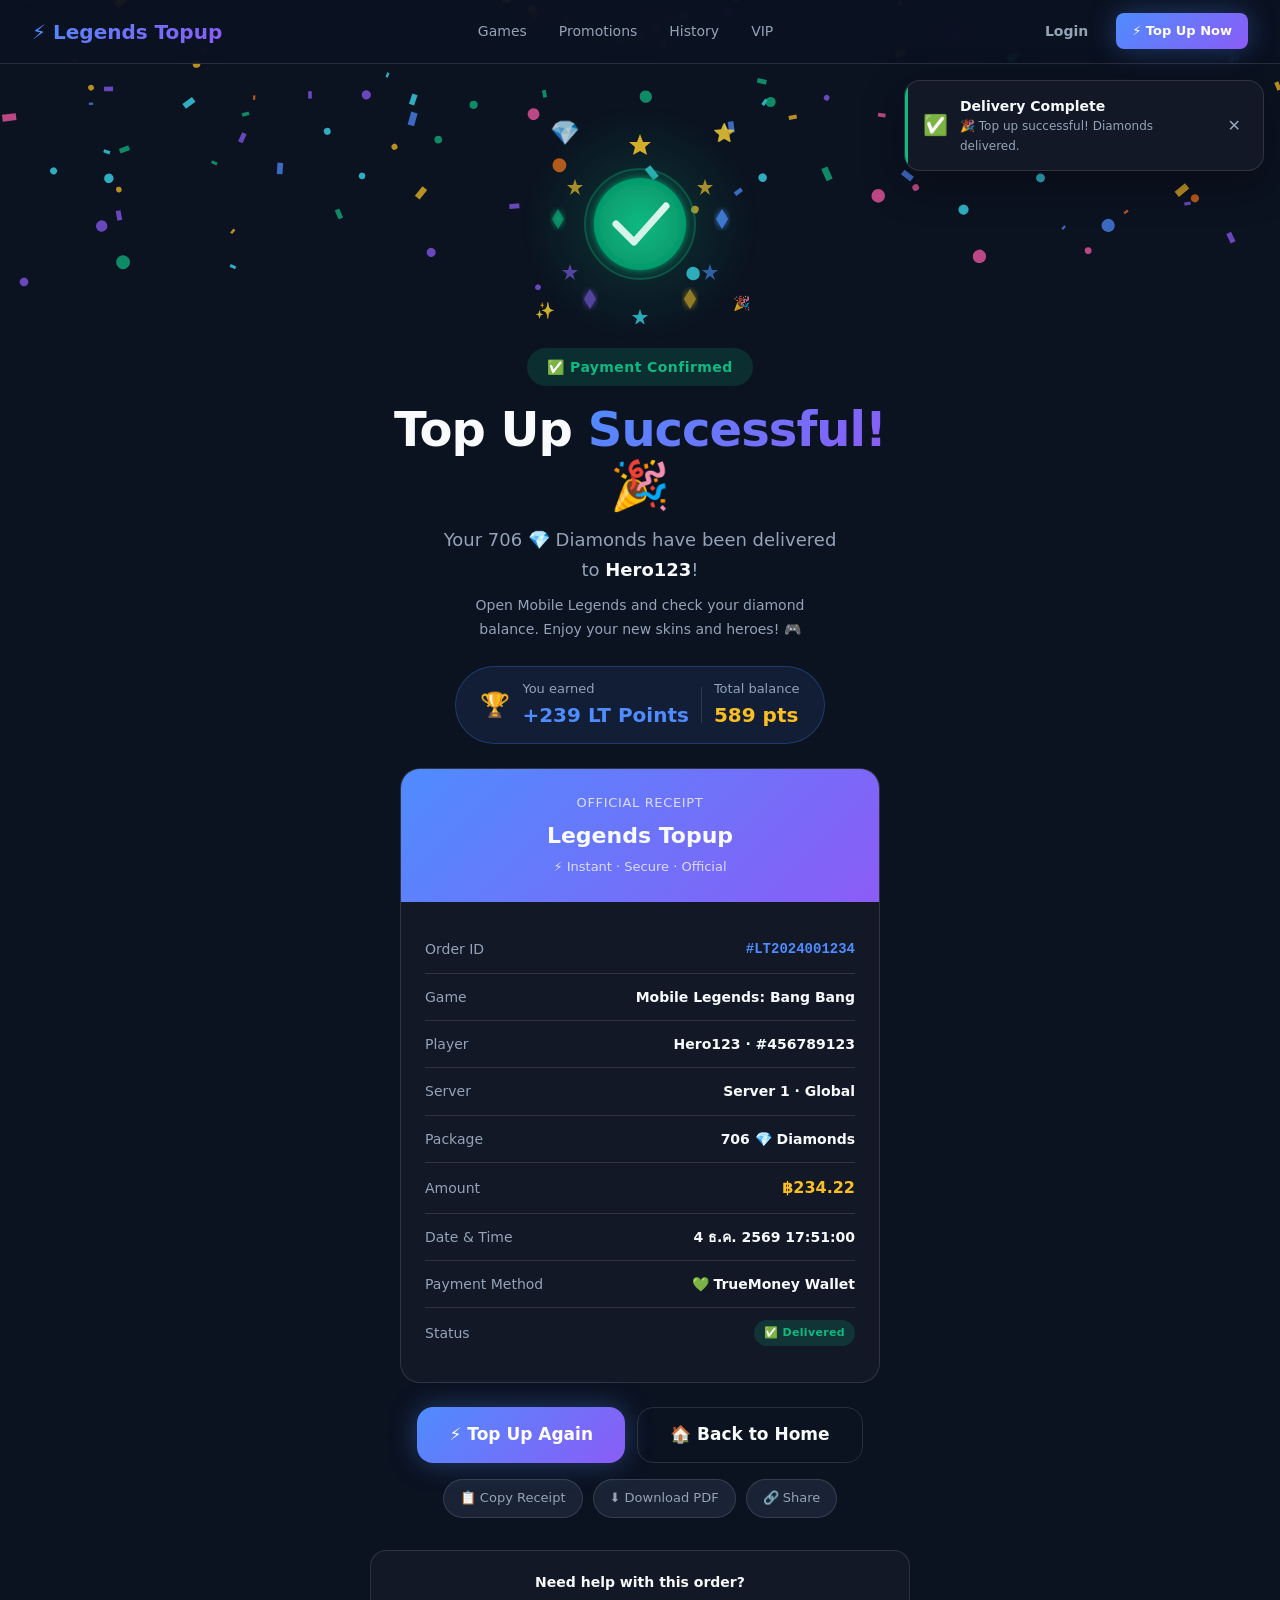
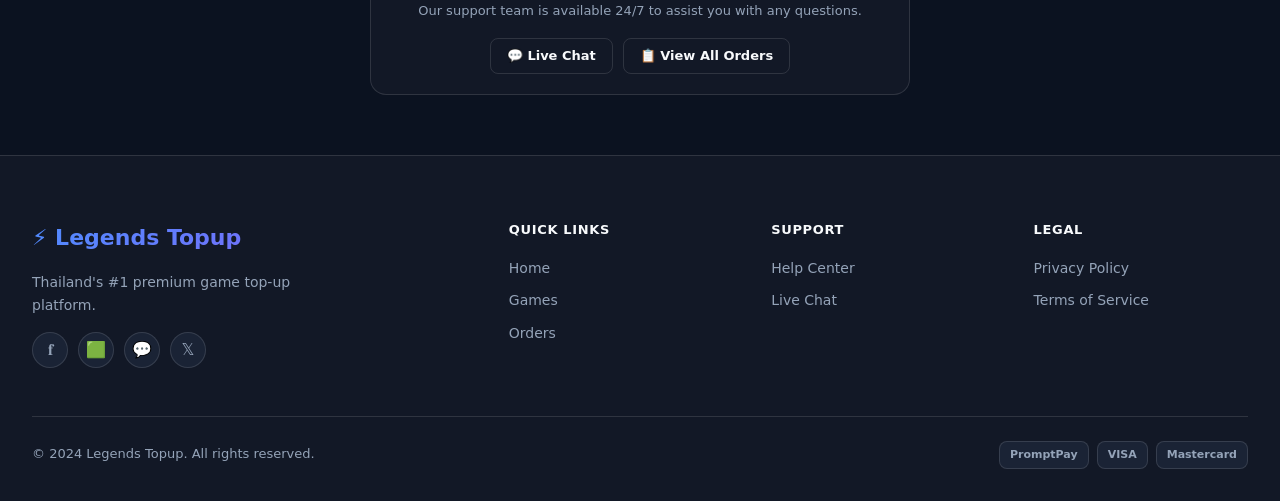
<file: legends-topup/success.html>
<!DOCTYPE html>
<html lang="en">
<head>
<meta charset="UTF-8">
<meta name="viewport" content="width=device-width, initial-scale=1.0">
<title>Top Up Successful! — Legends Topup</title>
<link rel="stylesheet" href="styles.css">
<style>
.success-page {
  min-height: calc(100vh - var(--nav-h));
  display: flex;
  align-items: center;
  justify-content: center;
  padding-block: 60px;
  position: relative;
  overflow: hidden;
}
.success-wrap {
  max-width: 540px;
  width: 100%;
  margin-inline: auto;
  text-align: center;
  position: relative;
  z-index: 2;
}
/* Confetti canvas */
#confettiCanvas {
  position: fixed;
  top: 0; left: 0;
  width: 100%; height: 100%;
  pointer-events: none;
  z-index: 1;
}
/* Success SVG illustration */
.success-illustration {
  position: relative;
  width: 200px;
  height: 200px;
  margin: 0 auto 24px;
}
/* Floating elements */
.float-diamond {
  position: absolute;
  font-size: 24px;
  animation: floatY 3s ease-in-out infinite;
  opacity: .8;
}
.float-star {
  position: absolute;
  animation: starTwinkle 2s infinite;
}
.receipt-card-wrap {
  max-width: 480px;
  margin-inline: auto;
}
.action-buttons {
  display: flex;
  gap: 12px;
  justify-content: center;
  flex-wrap: wrap;
  margin-top: 24px;
}
.share-row {
  display: flex;
  gap: 10px;
  justify-content: center;
  flex-wrap: wrap;
  margin-top: 16px;
}
.share-btn {
  display: inline-flex;
  align-items: center;
  gap: 6px;
  padding: 8px 16px;
  border-radius: var(--radius-pill);
  border: 1px solid var(--border);
  background: var(--surface-2);
  color: var(--text-muted);
  font-size: 13px;
  cursor: pointer;
  transition: all var(--transition);
}
.share-btn:hover {
  border-color: var(--primary);
  color: var(--primary);
  transform: translateY(-2px);
}

/* Animated checkmark */
@keyframes checkDraw {
  from { stroke-dashoffset: 100; }
  to { stroke-dashoffset: 0; }
}
@keyframes circlePop {
  0% { transform: scale(0); opacity: 0; }
  60% { transform: scale(1.1); opacity: 1; }
  80% { transform: scale(.95); }
  100% { transform: scale(1); opacity: 1; }
}
.success-circle {
  animation: circlePop 600ms cubic-bezier(.34,1.56,.64,1) forwards;
}
.check-path {
  stroke-dasharray: 100;
  stroke-dashoffset: 100;
  animation: checkDraw 500ms ease 400ms forwards;
}
</style>
</head>
<body>

<div class="toast-container" id="toastContainer"></div>
<canvas id="confettiCanvas"></canvas>

<!-- ══ NAVBAR ══ -->
<nav class="navbar">
  <div class="container">
    <a href="index.html" class="nav-logo">⚡ Legends Topup</a>
    <div class="nav-links">
      <a href="games.html">Games</a>
      <a href="index.html#promotions">Promotions</a>
      <a href="history.html">History</a>
      <a href="index.html#vip">VIP</a>
    </div>
    <div class="nav-actions">
      <a href="#" class="nav-login">Login</a>
      <a href="games.html" class="btn btn-primary btn-sm">⚡ Top Up Now</a>
      <button class="hamburger" id="hamburger"><span></span><span></span><span></span></button>
    </div>
  </div>
</nav>
<div class="nav-drawer" id="navDrawer">
  <a href="games.html">🎮 Games</a>
  <a href="index.html#promotions">🔥 Promotions</a>
  <a href="history.html">📋 History</a>
  <a href="index.html#vip">🏆 VIP</a>
  <a href="#" class="btn btn-ghost">Login</a>
  <a href="games.html" class="btn btn-primary">⚡ Top Up Now</a>
</div>

<div class="success-page">
  <div class="container">
    <div class="success-wrap">

      <!-- SUCCESS SVG ILLUSTRATION -->
      <div class="success-illustration">
        <!-- Background glow -->
        <div style="position:absolute; inset:-20px; background:radial-gradient(circle, rgba(16,185,129,.2) 0%, transparent 70%); border-radius:50%; animation:glow-pulse 2s ease-in-out infinite"></div>

        <!-- Main SVG -->
        <svg viewBox="0 0 200 200" width="200" height="200" xmlns="http://www.w3.org/2000/svg">
          <defs>
            <radialGradient id="sgGrad" cx="50%" cy="50%" r="50%">
              <stop offset="0%" stop-color="#10B981"/>
              <stop offset="100%" stop-color="#059669"/>
            </radialGradient>
            <filter id="sg">
              <feGaussianBlur in="SourceGraphic" stdDeviation="3" result="blur"/>
              <feMerge><feMergeNode in="blur"/><feMergeNode in="SourceGraphic"/></feMerge>
            </filter>
          </defs>

          <!-- Stars / sparkles around circle -->
          <g fill="none">
            <polygon points="100,10 103,18 111,18 105,23 107,31 100,27 93,31 95,23 89,18 97,18" fill="#FBBF24" opacity=".9" style="animation:starTwinkle 1.5s infinite"/>
            <polygon points="165,55 167,61 173,61 168,65 170,71 165,67 160,71 162,65 157,61 163,61" fill="#FBBF24" opacity=".7" style="animation:starTwinkle 2s infinite .5s"/>
            <polygon points="35,55 37,61 43,61 38,65 40,71 35,67 30,71 32,65 27,61 33,61" fill="#FBBF24" opacity=".7" style="animation:starTwinkle 1.8s infinite 1s"/>
            <polygon points="170,140 172,146 178,146 173,150 175,156 170,152 165,156 167,150 162,146 168,146" fill="#4F8CFF" opacity=".6" style="animation:starTwinkle 2.5s infinite .3s"/>
            <polygon points="30,140 32,146 38,146 33,150 35,156 30,152 25,156 27,150 22,146 28,146" fill="#8B5CF6" opacity=".6" style="animation:starTwinkle 2.2s infinite .8s"/>
            <polygon points="100,185 102,191 108,191 103,195 105,201 100,197 95,201 97,195 92,191 98,191" fill="#3EE9FF" opacity=".7" style="animation:starTwinkle 1.6s infinite .4s"/>
          </g>

          <!-- Floating diamonds -->
          <g style="animation:floatYsm 3s ease-in-out infinite">
            <polygon points="18,85 12,95 18,105 24,95" fill="url(#sgGrad)" opacity=".8" filter="url(#sg)"/>
          </g>
          <g style="animation:floatYsm 4s ease-in-out infinite 1s">
            <polygon points="182,85 176,95 182,105 188,95" fill="#4F8CFF" opacity=".8" filter="url(#sg)"/>
          </g>
          <g style="animation:floatY 5s ease-in-out infinite .5s">
            <polygon points="50,165 44,175 50,185 56,175" fill="#8B5CF6" opacity=".6" filter="url(#sg)"/>
          </g>
          <g style="animation:floatY 4.5s ease-in-out infinite 1.5s">
            <polygon points="150,165 144,175 150,185 156,175" fill="#FBBF24" opacity=".6" filter="url(#sg)"/>
          </g>

          <!-- Glow ring -->
          <circle cx="100" cy="100" r="55" fill="rgba(16,185,129,.1)" stroke="rgba(16,185,129,.3)" stroke-width="2" class="success-circle" style="transform-origin:center"/>

          <!-- Main circle -->
          <circle cx="100" cy="100" r="46" fill="url(#sgGrad)" class="success-circle" style="transform-origin:center; animation-delay:.1s" filter="url(#sg)"/>

          <!-- Checkmark -->
          <path class="check-path" d="M 76 100 L 94 118 L 126 82" fill="none" stroke="white" stroke-width="7" stroke-linecap="round" stroke-linejoin="round"/>
        </svg>

        <!-- Floating emoji elements -->
        <div class="float-diamond" style="top:-10px; left:10px; animation-delay:.2s">💎</div>
        <div class="float-diamond" style="top:-5px; right:5px; animation-delay:.8s; font-size:18px">⭐</div>
        <div class="float-diamond" style="bottom:0px; left:-5px; animation-delay:1.2s; font-size:16px">✨</div>
        <div class="float-diamond" style="bottom:10px; right:-10px; animation-delay:.5s; font-size:14px">🎉</div>
      </div>

      <!-- HEADLINE -->
      <div class="badge badge-success" style="margin-bottom:16px; font-size:14px; padding:8px 20px">✅ Payment Confirmed</div>
      <h1 style="margin-bottom:12px">Top Up <span class="text-gradient">Successful!</span> 🎉</h1>
      <p style="font-size:18px; margin-bottom:8px; max-width:400px; margin-inline:auto">
        Your 706 💎 Diamonds have been delivered to <strong style="color:var(--text)">Hero123</strong>!
      </p>
      <p style="font-size:14px; max-width:360px; margin-inline:auto">
        Open Mobile Legends and check your diamond balance. Enjoy your new skins and heroes! 🎮
      </p>

      <!-- VIP Points earned -->
      <div style="display:inline-flex; align-items:center; gap:12px; background:rgba(79,140,255,.1); border:1px solid rgba(79,140,255,.25); border-radius:var(--radius-pill); padding:12px 24px; margin-block:24px">
        <span style="font-size:24px">🏆</span>
        <div style="text-align:left">
          <div style="font-size:13px; color:var(--text-muted)">You earned</div>
          <div style="font-size:20px; font-weight:800; color:var(--primary)">+239 LT Points</div>
        </div>
        <div style="width:1px; height:36px; background:var(--border)"></div>
        <div style="text-align:left">
          <div style="font-size:13px; color:var(--text-muted)">Total balance</div>
          <div style="font-size:20px; font-weight:800; color:var(--accent)">589 pts</div>
        </div>
      </div>

      <!-- RECEIPT CARD -->
      <div class="receipt-card-wrap">
        <div class="receipt-card">
          <div class="receipt-header">
            <div style="font-size:13px; color:rgba(255,255,255,.75); letter-spacing:.05em; text-transform:uppercase; margin-bottom:4px">Official Receipt</div>
            <div style="font-size:22px; font-weight:800">Legends Topup</div>
            <div style="font-size:13px; color:rgba(255,255,255,.75); margin-top:4px">⚡ Instant · Secure · Official</div>
          </div>
          <div class="receipt-body">
            <div class="receipt-row">
              <span class="label">Order ID</span>
              <span class="value" style="font-family:monospace; color:var(--primary)">#LT2024001234</span>
            </div>
            <div class="receipt-row">
              <span class="label">Game</span>
              <span class="value">Mobile Legends: Bang Bang</span>
            </div>
            <div class="receipt-row">
              <span class="label">Player</span>
              <span class="value">Hero123 · #456789123</span>
            </div>
            <div class="receipt-row">
              <span class="label">Server</span>
              <span class="value">Server 1 · Global</span>
            </div>
            <div class="receipt-row">
              <span class="label">Package</span>
              <span class="value">706 💎 Diamonds</span>
            </div>
            <div class="receipt-row">
              <span class="label">Amount</span>
              <span class="value text-accent" style="font-size:16px; font-weight:800">฿234.22</span>
            </div>
            <div class="receipt-row">
              <span class="label">Date & Time</span>
              <span class="value" id="receiptDate"></span>
            </div>
            <div class="receipt-row">
              <span class="label">Payment Method</span>
              <span class="value">💚 TrueMoney Wallet</span>
            </div>
            <div class="receipt-row">
              <span class="label">Status</span>
              <span class="value"><span class="badge badge-success">✅ Delivered</span></span>
            </div>
          </div>
        </div>
      </div>

      <!-- CTA BUTTONS -->
      <div class="action-buttons">
        <a href="game-detail.html" class="btn btn-primary btn-lg">⚡ Top Up Again</a>
        <a href="index.html" class="btn btn-ghost btn-lg">🏠 Back to Home</a>
      </div>

      <!-- SHARE / DOWNLOAD -->
      <div class="share-row">
        <button class="share-btn" onclick="handleShare('copy')">📋 Copy Receipt</button>
        <button class="share-btn" onclick="handleShare('download')">⬇️ Download PDF</button>
        <button class="share-btn" onclick="handleShare('share')">🔗 Share</button>
      </div>

      <!-- Support -->
      <div style="margin-top:32px; padding:20px; background:var(--surface); border:1px solid var(--border); border-radius:var(--radius-lg);">
        <div style="font-size:14px; font-weight:700; margin-bottom:8px">Need help with this order?</div>
        <div style="font-size:13px; color:var(--text-muted); margin-bottom:16px">Our support team is available 24/7 to assist you with any questions.</div>
        <div style="display:flex; gap:10px; justify-content:center; flex-wrap:wrap">
          <button class="btn btn-ghost btn-sm" onclick="showToast('Opening live chat...', 'info')">💬 Live Chat</button>
          <a href="history.html" class="btn btn-ghost btn-sm">📋 View All Orders</a>
        </div>
      </div>

    </div>
  </div>
</div>

<!-- ══ FOOTER ══ -->
<footer class="footer">
  <div class="container">
    <div class="footer-grid">
      <div class="footer-brand">
        <div class="footer-logo text-gradient">⚡ Legends Topup</div>
        <div class="footer-tagline">Thailand's #1 premium game top-up platform.</div>
        <div class="footer-socials">
          <a href="#" class="social-btn">𝐟</a>
          <a href="#" class="social-btn">🟩</a>
          <a href="#" class="social-btn">💬</a>
          <a href="#" class="social-btn">𝕏</a>
        </div>
      </div>
      <div><div class="footer-col-title">Quick Links</div><div class="footer-links"><a href="index.html">Home</a><a href="games.html">Games</a><a href="history.html">Orders</a></div></div>
      <div><div class="footer-col-title">Support</div><div class="footer-links"><a href="#">Help Center</a><a href="#">Live Chat</a></div></div>
      <div><div class="footer-col-title">Legal</div><div class="footer-links"><a href="#">Privacy Policy</a><a href="#">Terms of Service</a></div></div>
    </div>
    <div class="footer-bottom">
      <div class="footer-copy">© 2024 Legends Topup. All rights reserved.</div>
      <div class="payment-badges"><div class="payment-badge">PromptPay</div><div class="payment-badge">VISA</div><div class="payment-badge">Mastercard</div></div>
    </div>
  </div>
</footer>

<script>
// Hamburger
const hamburger = document.getElementById('hamburger');
const navDrawer = document.getElementById('navDrawer');
hamburger.addEventListener('click', () => {
  hamburger.classList.toggle('open');
  navDrawer.classList.toggle('open');
});

// Receipt date
const now = new Date();
document.getElementById('receiptDate').textContent = now.toLocaleString('th-TH', {
  year: 'numeric', month: 'short', day: 'numeric',
  hour: '2-digit', minute: '2-digit', second: '2-digit'
});

// Toast
function showToast(msg, type = 'info', title = '') {
  const icons = { success: '✅', error: '❌', info: 'ℹ️', warning: '⚠️' };
  const container = document.getElementById('toastContainer');
  const toast = document.createElement('div');
  toast.className = `toast ${type}`;
  toast.innerHTML = `<span class="toast-icon">${icons[type]}</span><div class="toast-content">${title ? `<div class="toast-title">${title}</div>` : ''}<div class="toast-msg">${msg}</div></div><button class="toast-close" onclick="this.closest('.toast').remove()">✕</button>`;
  container.appendChild(toast);
  setTimeout(() => toast.remove(), 3500);
}

// Share / download handlers (UI only)
function handleShare(action) {
  const msgs = {
    copy: ['📋 Receipt copied to clipboard!', 'success'],
    download: ['⬇️ PDF download started...', 'info'],
    share: ['🔗 Share link generated!', 'success']
  };
  const [msg, type] = msgs[action] || ['Done', 'info'];
  showToast(msg, type);
}

// ── Confetti ──
(function() {
  const canvas = document.getElementById('confettiCanvas');
  const ctx = canvas.getContext('2d');
  let W, H, particles = [];
  const COLORS = ['#4F8CFF', '#8B5CF6', '#FBBF24', '#10B981', '#3EE9FF', '#FF5DAA', '#F97316'];

  function resize() {
    W = canvas.width = window.innerWidth;
    H = canvas.height = window.innerHeight;
  }

  class Confetti {
    constructor() { this.reset(true); }
    reset(initial = false) {
      this.x = Math.random() * W;
      this.y = initial ? (Math.random() * -200) : -20;
      this.size = Math.random() * 10 + 4;
      this.speedY = Math.random() * 3 + 2;
      this.speedX = (Math.random() - .5) * 2;
      this.rotation = Math.random() * 360;
      this.rotationSpeed = (Math.random() - .5) * 8;
      this.color = COLORS[Math.floor(Math.random() * COLORS.length)];
      this.shape = Math.random() > .5 ? 'rect' : 'circle';
      this.opacity = .9;
      this.wobble = Math.random() * Math.PI * 2;
      this.wobbleSpeed = Math.random() * .1 + .05;
    }
    update() {
      this.y += this.speedY;
      this.wobble += this.wobbleSpeed;
      this.x += this.speedX + Math.sin(this.wobble) * 1.5;
      this.rotation += this.rotationSpeed;
      this.opacity -= .003;
      if (this.y > H + 20 || this.opacity <= 0) this.reset();
    }
    draw() {
      ctx.save();
      ctx.translate(this.x, this.y);
      ctx.rotate(this.rotation * Math.PI / 180);
      ctx.globalAlpha = Math.max(0, this.opacity);
      ctx.fillStyle = this.color;
      if (this.shape === 'rect') {
        ctx.fillRect(-this.size / 2, -this.size / 4, this.size, this.size / 2);
      } else {
        ctx.beginPath();
        ctx.arc(0, 0, this.size / 2, 0, Math.PI * 2);
        ctx.fill();
      }
      ctx.restore();
    }
  }

  window.addEventListener('resize', resize);
  resize();
  for (let i = 0; i < 120; i++) particles.push(new Confetti());

  let frameCount = 0;
  function loop() {
    ctx.clearRect(0, 0, W, H);
    particles.forEach(p => { p.update(); p.draw(); });
    frameCount++;
    // Stop confetti after ~8 seconds (480 frames)
    if (frameCount < 480) requestAnimationFrame(loop);
    else ctx.clearRect(0, 0, W, H);
  }
  loop();
})();

// Success toast on load
setTimeout(() => showToast('🎉 Top up successful! Diamonds delivered.', 'success', 'Delivery Complete'), 500);
</script>
</body>
</html>
</file>
<file: legends-topup/styles.css>
/* ============================================================
   LEGENDS TOPUP — Global Stylesheet
   Design System v1.0
   ============================================================ */

/* ── Design Tokens ─────────────────────────────────────────── */
:root {
  --bg: #0B1220;
  --surface: #121826;
  --surface-2: #1A2335;
  --border: rgba(255,255,255,.12);
  --primary: #4F8CFF;
  --secondary: #8B5CF6;
  --accent: #FBBF24;
  --cyan: #3EE9FF;
  --success: #10B981;
  --warning: #F59E0B;
  --error: #EF4444;
  --info: #38BDF8;
  --text: #F8FAFC;
  --text-muted: #94A3B8;
  --gradient-primary: linear-gradient(135deg, #4F8CFF, #8B5CF6);
  --gradient-promo: linear-gradient(135deg, #8B5CF6, #FF5DAA, #FBBF24);
  --shadow-card: 0 12px 40px rgba(0,0,0,.35);
  --shadow-glow: 0 0 28px rgba(79,140,255,.35);
  --shadow-gold: 0 0 24px rgba(251,191,36,.35);
  --radius-sm: 8px;
  --radius-md: 12px;
  --radius-lg: 16px;
  --radius-xl: 24px;
  --radius-pill: 999px;
  --font: 'Inter', system-ui, -apple-system, sans-serif;
  --transition: 150ms ease-out;
  --nav-h: 64px;
}

/* ── Reset ──────────────────────────────────────────────────── */
*, *::before, *::after { box-sizing: border-box; margin: 0; padding: 0; }
html { scroll-behavior: smooth; -webkit-text-size-adjust: 100%; }
body {
  font-family: var(--font);
  font-size: 16px;
  line-height: 1.6;
  background: var(--bg);
  color: var(--text);
  min-height: 100vh;
  overflow-x: hidden;
}
img, svg { display: block; max-width: 100%; }
a { color: inherit; text-decoration: none; }
button, input, select, textarea { font: inherit; }
ul, ol { list-style: none; }

/* ── Typography ─────────────────────────────────────────────── */
h1 { font-size: clamp(32px, 5vw, 48px); font-weight: 800; line-height: 1.15; letter-spacing: -0.02em; }
h2 { font-size: clamp(26px, 4vw, 36px); font-weight: 800; line-height: 1.2; letter-spacing: -0.01em; }
h3 { font-size: clamp(20px, 3vw, 28px); font-weight: 700; line-height: 1.3; }
h4 { font-size: 20px; font-weight: 700; }
h5 { font-size: 16px; font-weight: 600; }
p { color: var(--text-muted); line-height: 1.7; }
.text-gradient {
  background: var(--gradient-primary);
  -webkit-background-clip: text;
  -webkit-text-fill-color: transparent;
  background-clip: text;
}
.text-accent { color: var(--accent); }
.text-muted { color: var(--text-muted); }
.text-success { color: var(--success); }
.text-error { color: var(--error); }
.text-center { text-align: center; }
.text-sm { font-size: 13px; }
.text-xs { font-size: 11px; }
.font-bold { font-weight: 700; }
.font-semibold { font-weight: 600; }

/* ── Layout ─────────────────────────────────────────────────── */
.container {
  width: 100%;
  max-width: 1280px;
  margin-inline: auto;
  padding-inline: 16px;
}
@media (min-width: 640px) { .container { padding-inline: 24px; } }
@media (min-width: 1024px) { .container { padding-inline: 32px; } }

.section { padding-block: 64px; }
@media (min-width: 768px) { .section { padding-block: 80px; } }
@media (min-width: 1024px) { .section { padding-block: 96px; } }

.section-header { margin-bottom: 48px; }
.section-header h2 { margin-bottom: 12px; }
.section-header p { font-size: 18px; max-width: 560px; }

/* Grids */
.grid { display: grid; gap: 20px; }
.grid-2 { grid-template-columns: repeat(2, 1fr); }
.grid-3 { grid-template-columns: repeat(3, 1fr); }
.grid-4 { grid-template-columns: repeat(4, 1fr); }
@media (max-width: 1023px) {
  .grid-4 { grid-template-columns: repeat(2, 1fr); }
  .grid-3 { grid-template-columns: repeat(2, 1fr); }
}
@media (max-width: 639px) {
  .grid-4, .grid-3, .grid-2 { grid-template-columns: 1fr; }
}

.flex { display: flex; }
.flex-col { flex-direction: column; }
.items-center { align-items: center; }
.justify-between { justify-content: space-between; }
.justify-center { justify-content: center; }
.gap-4 { gap: 4px; }
.gap-8 { gap: 8px; }
.gap-12 { gap: 12px; }
.gap-16 { gap: 16px; }
.gap-20 { gap: 20px; }
.gap-24 { gap: 24px; }
.flex-wrap { flex-wrap: wrap; }
.flex-1 { flex: 1; }

/* ── Navbar ─────────────────────────────────────────────────── */
.navbar {
  position: sticky;
  top: 0;
  z-index: 100;
  height: var(--nav-h);
  background: rgba(11, 18, 32, 0.88);
  backdrop-filter: blur(16px);
  -webkit-backdrop-filter: blur(16px);
  border-bottom: 1px solid var(--border);
  transition: background var(--transition);
}
.navbar .container {
  height: 100%;
  display: flex;
  align-items: center;
  justify-content: space-between;
  gap: 24px;
}
.nav-logo {
  font-size: 20px;
  font-weight: 800;
  background: var(--gradient-primary);
  -webkit-background-clip: text;
  -webkit-text-fill-color: transparent;
  background-clip: text;
  white-space: nowrap;
  flex-shrink: 0;
}
.nav-links {
  display: flex;
  align-items: center;
  gap: 4px;
  flex: 1;
  justify-content: center;
}
.nav-links a {
  padding: 8px 14px;
  border-radius: var(--radius-sm);
  font-size: 14px;
  font-weight: 500;
  color: var(--text-muted);
  transition: color var(--transition), background var(--transition);
  white-space: nowrap;
}
.nav-links a:hover, .nav-links a.active {
  color: var(--text);
  background: rgba(255,255,255,.07);
}
.nav-actions { display: flex; align-items: center; gap: 12px; flex-shrink: 0; }
.nav-login {
  font-size: 14px;
  font-weight: 600;
  color: var(--text-muted);
  padding: 8px 16px;
  border-radius: var(--radius-md);
  transition: color var(--transition);
}
.nav-login:hover { color: var(--text); }
.hamburger {
  display: none;
  flex-direction: column;
  gap: 5px;
  cursor: pointer;
  padding: 8px;
  border: none;
  background: none;
  border-radius: var(--radius-sm);
  transition: background var(--transition);
}
.hamburger:hover { background: rgba(255,255,255,.07); }
.hamburger span {
  display: block;
  width: 22px;
  height: 2px;
  background: var(--text);
  border-radius: 2px;
  transition: all 250ms ease;
}
.hamburger.open span:nth-child(1) { transform: translateY(7px) rotate(45deg); }
.hamburger.open span:nth-child(2) { opacity: 0; transform: scaleX(0); }
.hamburger.open span:nth-child(3) { transform: translateY(-7px) rotate(-45deg); }

/* Mobile Nav Drawer */
.nav-drawer {
  display: none;
  position: fixed;
  top: var(--nav-h);
  left: 0; right: 0; bottom: 0;
  background: rgba(11,18,32,.97);
  z-index: 99;
  flex-direction: column;
  padding: 24px;
  gap: 8px;
  overflow-y: auto;
  transform: translateX(-100%);
  transition: transform 300ms cubic-bezier(.4,0,.2,1);
}
.nav-drawer.open { transform: translateX(0); }
.nav-drawer a {
  display: block;
  padding: 14px 16px;
  border-radius: var(--radius-md);
  font-size: 16px;
  font-weight: 500;
  color: var(--text-muted);
  transition: all var(--transition);
  border: 1px solid transparent;
}
.nav-drawer a:hover {
  color: var(--text);
  background: var(--surface-2);
  border-color: var(--border);
}
.nav-drawer .btn { width: 100%; margin-top: 12px; }

@media (max-width: 767px) {
  .nav-links { display: none; }
  .nav-login { display: none; }
  .hamburger { display: flex; }
  .nav-drawer { display: flex; }
}

/* ── Buttons ─────────────────────────────────────────────────── */
.btn {
  display: inline-flex;
  align-items: center;
  justify-content: center;
  gap: 8px;
  height: 48px;
  padding-inline: 24px;
  border-radius: var(--radius-md);
  font-size: 15px;
  font-weight: 600;
  cursor: pointer;
  border: none;
  outline: none;
  transition: all var(--transition);
  white-space: nowrap;
  user-select: none;
  position: relative;
  overflow: hidden;
}
.btn::after {
  content: '';
  position: absolute;
  inset: 0;
  background: rgba(255,255,255,0);
  transition: background var(--transition);
}
.btn:hover::after { background: rgba(255,255,255,.08); }
.btn:active { transform: scale(.98); }
.btn:disabled { opacity: .45; cursor: not-allowed; pointer-events: none; }

.btn-primary {
  background: var(--gradient-primary);
  color: #fff;
  box-shadow: var(--shadow-glow);
}
.btn-primary:hover { box-shadow: 0 0 36px rgba(79,140,255,.55); transform: translateY(-1px); }

.btn-secondary {
  background: rgba(139,92,246,.15);
  color: var(--secondary);
  border: 1px solid rgba(139,92,246,.35);
}
.btn-secondary:hover { background: rgba(139,92,246,.25); border-color: var(--secondary); }

.btn-ghost {
  background: transparent;
  color: var(--text);
  border: 1px solid var(--border);
}
.btn-ghost:hover { background: rgba(255,255,255,.07); border-color: rgba(255,255,255,.25); }

.btn-danger {
  background: rgba(239,68,68,.15);
  color: var(--error);
  border: 1px solid rgba(239,68,68,.3);
}
.btn-danger:hover { background: rgba(239,68,68,.25); }

.btn-success {
  background: rgba(16,185,129,.15);
  color: var(--success);
  border: 1px solid rgba(16,185,129,.3);
}
.btn-success:hover { background: rgba(16,185,129,.25); }

.btn-accent {
  background: linear-gradient(135deg, var(--accent), #F97316);
  color: #0B1220;
  font-weight: 700;
  box-shadow: var(--shadow-gold);
}
.btn-accent:hover { box-shadow: 0 0 36px rgba(251,191,36,.55); transform: translateY(-1px); }

.btn-sm { height: 36px; padding-inline: 16px; font-size: 13px; border-radius: var(--radius-sm); }
.btn-lg { height: 56px; padding-inline: 32px; font-size: 17px; border-radius: var(--radius-lg); }
.btn-xl { height: 64px; padding-inline: 40px; font-size: 18px; border-radius: var(--radius-lg); }

/* ── Cards ───────────────────────────────────────────────────── */
.card {
  background: var(--surface);
  border: 1px solid var(--border);
  border-radius: var(--radius-lg);
  padding: 24px;
  transition: transform var(--transition), box-shadow var(--transition), border-color var(--transition);
}
.card:hover { transform: translateY(-4px); box-shadow: var(--shadow-card); }

.card-glass {
  background: rgba(18,24,38,.65);
  backdrop-filter: blur(20px);
  -webkit-backdrop-filter: blur(20px);
  border: 1px solid rgba(255,255,255,.12);
  border-radius: 20px;
  padding: 24px;
  box-shadow: var(--shadow-card);
  transition: transform var(--transition), box-shadow var(--transition);
}
.card-glass:hover { transform: translateY(-4px); box-shadow: 0 20px 60px rgba(0,0,0,.5); }

/* Game Card */
.game-card {
  background: var(--surface);
  border: 1px solid var(--border);
  border-radius: 20px;
  overflow: hidden;
  cursor: pointer;
  transition: transform var(--transition), box-shadow var(--transition), border-color var(--transition);
  position: relative;
}
.game-card:hover {
  transform: translateY(-6px);
  box-shadow: var(--shadow-card);
  border-color: rgba(79,140,255,.4);
}
.game-card-cover {
  width: 100%;
  aspect-ratio: 16/9;
  position: relative;
  overflow: hidden;
}
.game-card-cover-img {
  width: 100%;
  height: 100%;
  object-fit: cover;
  transition: transform 300ms ease;
}
.game-card:hover .game-card-cover-img { transform: scale(1.07); }
.game-card-body { padding: 16px; }
.game-card-name { font-size: 15px; font-weight: 700; margin-bottom: 6px; }
.game-card-meta { display: flex; align-items: center; justify-content: space-between; margin-bottom: 10px; }
.game-card-price { font-size: 13px; font-weight: 700; color: var(--accent); }
.game-card-rating { font-size: 12px; color: var(--text-muted); }
.game-card-footer { display: flex; align-items: center; justify-content: space-between; }
.fav-btn {
  background: none;
  border: none;
  cursor: pointer;
  font-size: 18px;
  opacity: .5;
  transition: opacity var(--transition), transform var(--transition);
  line-height: 1;
  padding: 4px;
}
.fav-btn:hover, .fav-btn.active { opacity: 1; transform: scale(1.2); }

/* Package Card */
.pkg-card {
  background: var(--surface-2);
  border: 2px solid var(--border);
  border-radius: var(--radius-lg);
  padding: 20px;
  cursor: pointer;
  transition: all var(--transition);
  position: relative;
  text-align: center;
}
.pkg-card:hover { border-color: rgba(79,140,255,.5); transform: translateY(-3px); }
.pkg-card.selected {
  border-color: var(--primary);
  background: rgba(79,140,255,.1);
  box-shadow: 0 0 24px rgba(79,140,255,.3);
}
.pkg-card .diamond-count { font-size: 24px; font-weight: 800; color: var(--text); margin-bottom: 4px; }
.pkg-card .price { font-size: 18px; font-weight: 700; color: var(--accent); }
.pkg-card .per-unit { font-size: 11px; color: var(--text-muted); margin-top: 4px; }

/* Payment Card */
.payment-card {
  background: var(--surface-2);
  border: 2px solid var(--border);
  border-radius: var(--radius-lg);
  padding: 20px;
  cursor: pointer;
  transition: all var(--transition);
  display: flex;
  align-items: center;
  gap: 16px;
}
.payment-card:hover { border-color: rgba(79,140,255,.4); transform: translateY(-2px); }
.payment-card.selected { border-color: var(--primary); background: rgba(79,140,255,.08); }
.payment-card .pm-icon { font-size: 32px; width: 48px; text-align: center; flex-shrink: 0; }
.payment-card .pm-name { font-weight: 700; font-size: 15px; }
.payment-card .pm-fee { font-size: 12px; color: var(--text-muted); }
.payment-card .pm-eta { font-size: 12px; color: var(--success); font-weight: 600; }

/* ── Badges ──────────────────────────────────────────────────── */
.badge {
  display: inline-flex;
  align-items: center;
  gap: 4px;
  padding: 4px 10px;
  border-radius: var(--radius-pill);
  font-size: 11px;
  font-weight: 700;
  letter-spacing: .03em;
  white-space: nowrap;
}
.badge-primary { background: rgba(79,140,255,.18); color: var(--primary); }
.badge-secondary { background: rgba(139,92,246,.18); color: var(--secondary); }
.badge-success { background: rgba(16,185,129,.18); color: var(--success); }
.badge-warning { background: rgba(245,158,11,.18); color: var(--warning); }
.badge-error { background: rgba(239,68,68,.18); color: var(--error); }
.badge-accent { background: rgba(251,191,36,.18); color: var(--accent); }
.badge-info { background: rgba(56,189,248,.18); color: var(--info); }
.badge-cyan { background: rgba(62,233,255,.18); color: var(--cyan); }
.badge-gradient {
  background: var(--gradient-primary);
  color: #fff;
  box-shadow: var(--shadow-glow);
}
.badge-hot { background: var(--gradient-promo); color: #fff; }

/* ── Inputs ──────────────────────────────────────────────────── */
.input-group { display: flex; flex-direction: column; gap: 6px; }
.input-label { font-size: 14px; font-weight: 600; color: var(--text); }
.input-helper { font-size: 12px; color: var(--text-muted); }
.input-error-msg { font-size: 12px; color: var(--error); }
.input {
  height: 48px;
  padding-inline: 16px;
  background: var(--surface-2);
  border: 1.5px solid var(--border);
  border-radius: var(--radius-md);
  color: var(--text);
  font-size: 15px;
  outline: none;
  transition: border-color var(--transition), box-shadow var(--transition);
  width: 100%;
}
.input::placeholder { color: var(--text-muted); }
.input:focus {
  border-color: var(--primary);
  box-shadow: 0 0 0 3px rgba(79,140,255,.2);
}
.input.error { border-color: var(--error); }
.input.error:focus { box-shadow: 0 0 0 3px rgba(239,68,68,.2); }
.input-wrapper { position: relative; }
.input-wrapper .input { padding-left: 44px; }
.input-icon {
  position: absolute;
  left: 14px;
  top: 50%;
  transform: translateY(-50%);
  font-size: 18px;
  pointer-events: none;
}
.input-suffix {
  position: absolute;
  right: 0;
  top: 0;
  bottom: 0;
  display: flex;
  align-items: center;
  padding-right: 4px;
}
textarea.input { height: auto; min-height: 96px; padding-block: 12px; resize: vertical; }
select.input { cursor: pointer; appearance: none; background-image: url("data:image/svg+xml,%3Csvg xmlns='http://www.w3.org/2000/svg' width='12' height='12' viewBox='0 0 12 12'%3E%3Cpath fill='%2394A3B8' d='M6 8L1 3h10z'/%3E%3C/svg%3E"); background-repeat: no-repeat; background-position: right 14px center; padding-right: 40px; }

/* Search bar */
.search-bar {
  display: flex;
  align-items: center;
  background: rgba(255,255,255,.07);
  border: 1.5px solid var(--border);
  border-radius: var(--radius-xl);
  overflow: hidden;
  transition: border-color var(--transition), box-shadow var(--transition);
  max-width: 560px;
  width: 100%;
}
.search-bar:focus-within {
  border-color: var(--primary);
  box-shadow: 0 0 0 3px rgba(79,140,255,.2);
}
.search-bar input {
  flex: 1;
  background: none;
  border: none;
  outline: none;
  color: var(--text);
  font-size: 15px;
  padding: 14px 20px;
}
.search-bar input::placeholder { color: var(--text-muted); }
.search-bar .search-btn {
  height: 44px;
  margin: 2px;
  padding-inline: 20px;
  background: var(--gradient-primary);
  border: none;
  border-radius: var(--radius-xl);
  color: #fff;
  font-weight: 600;
  cursor: pointer;
  transition: opacity var(--transition);
  font-size: 14px;
}
.search-bar .search-btn:hover { opacity: .9; }

/* ── Tabs ────────────────────────────────────────────────────── */
.tabs { display: flex; gap: 4px; border-bottom: 1px solid var(--border); }
.tab-btn {
  padding: 12px 20px;
  background: none;
  border: none;
  border-bottom: 2px solid transparent;
  margin-bottom: -1px;
  color: var(--text-muted);
  font-size: 14px;
  font-weight: 600;
  cursor: pointer;
  transition: color var(--transition), border-color var(--transition);
  white-space: nowrap;
}
.tab-btn:hover { color: var(--text); }
.tab-btn.active {
  color: var(--text);
  border-bottom-color: var(--primary);
  background: linear-gradient(180deg, transparent, rgba(79,140,255,.05));
}
.tabs-scroll { overflow-x: auto; scrollbar-width: none; }
.tabs-scroll::-webkit-scrollbar { display: none; }

/* Category chips */
.chip-scroll { display: flex; gap: 10px; overflow-x: auto; scrollbar-width: none; padding-bottom: 4px; }
.chip-scroll::-webkit-scrollbar { display: none; }
.chip {
  display: inline-flex;
  align-items: center;
  gap: 6px;
  padding: 10px 18px;
  background: var(--surface-2);
  border: 1px solid var(--border);
  border-radius: var(--radius-pill);
  font-size: 13px;
  font-weight: 600;
  color: var(--text-muted);
  cursor: pointer;
  white-space: nowrap;
  transition: all var(--transition);
}
.chip:hover { border-color: var(--primary); color: var(--text); background: rgba(79,140,255,.1); }
.chip.active { background: var(--gradient-primary); border-color: transparent; color: #fff; }

/* ── Modal ───────────────────────────────────────────────────── */
.modal-overlay {
  position: fixed;
  inset: 0;
  background: rgba(0,0,0,.7);
  backdrop-filter: blur(6px);
  z-index: 200;
  display: flex;
  align-items: center;
  justify-content: center;
  padding: 16px;
  opacity: 0;
  pointer-events: none;
  transition: opacity 250ms ease;
}
.modal-overlay.open { opacity: 1; pointer-events: all; }
.modal {
  background: var(--surface);
  border: 1px solid var(--border);
  border-radius: var(--radius-xl);
  padding: 32px;
  width: 100%;
  max-width: 480px;
  box-shadow: var(--shadow-card);
  transform: translateY(20px) scale(.97);
  transition: transform 250ms ease, opacity 250ms ease;
  position: relative;
  max-height: 90vh;
  overflow-y: auto;
}
.modal-overlay.open .modal { transform: translateY(0) scale(1); }
.modal-close {
  position: absolute;
  top: 16px;
  right: 16px;
  width: 32px;
  height: 32px;
  background: var(--surface-2);
  border: 1px solid var(--border);
  border-radius: 50%;
  cursor: pointer;
  display: flex;
  align-items: center;
  justify-content: center;
  font-size: 16px;
  color: var(--text-muted);
  transition: all var(--transition);
}
.modal-close:hover { color: var(--text); background: rgba(255,255,255,.1); }
.modal-title { font-size: 22px; font-weight: 800; margin-bottom: 8px; }
.modal-subtitle { color: var(--text-muted); margin-bottom: 24px; }

/* ── Toast ───────────────────────────────────────────────────── */
.toast-container {
  position: fixed;
  top: calc(var(--nav-h) + 16px);
  right: 16px;
  z-index: 300;
  display: flex;
  flex-direction: column;
  gap: 10px;
  max-width: 360px;
  width: calc(100% - 32px);
}
.toast {
  display: flex;
  align-items: center;
  gap: 12px;
  padding: 14px 18px;
  background: var(--surface);
  border: 1px solid var(--border);
  border-radius: var(--radius-lg);
  box-shadow: var(--shadow-card);
  animation: toastIn 300ms ease forwards;
  position: relative;
  overflow: hidden;
}
.toast::before {
  content: '';
  position: absolute;
  left: 0; top: 0; bottom: 0;
  width: 3px;
}
.toast.success::before { background: var(--success); }
.toast.error::before { background: var(--error); }
.toast.info::before { background: var(--info); }
.toast.warning::before { background: var(--warning); }
.toast-icon { font-size: 20px; flex-shrink: 0; }
.toast-content { flex: 1; }
.toast-title { font-size: 14px; font-weight: 700; }
.toast-msg { font-size: 12px; color: var(--text-muted); }
.toast-close { background: none; border: none; color: var(--text-muted); cursor: pointer; font-size: 16px; padding: 4px; }
@keyframes toastIn {
  from { transform: translateX(100%); opacity: 0; }
  to { transform: translateX(0); opacity: 1; }
}

/* ── Timeline ────────────────────────────────────────────────── */
.timeline { position: relative; padding-left: 0; }
.timeline-item {
  display: flex;
  gap: 20px;
  padding-bottom: 32px;
  position: relative;
}
.timeline-item:last-child { padding-bottom: 0; }
.timeline-marker {
  display: flex;
  flex-direction: column;
  align-items: center;
  flex-shrink: 0;
  width: 40px;
}
.timeline-dot {
  width: 40px;
  height: 40px;
  border-radius: 50%;
  display: flex;
  align-items: center;
  justify-content: center;
  font-size: 18px;
  flex-shrink: 0;
  z-index: 1;
}
.timeline-dot.done { background: rgba(16,185,129,.2); border: 2px solid var(--success); color: var(--success); }
.timeline-dot.active { background: rgba(79,140,255,.2); border: 2px solid var(--primary); color: var(--primary); animation: pulseDot 1.5s infinite; }
.timeline-dot.pending { background: var(--surface-2); border: 2px solid var(--border); color: var(--text-muted); }
.timeline-line {
  width: 2px;
  flex: 1;
  margin-top: 4px;
  min-height: 32px;
  background: var(--border);
}
.timeline-line.done { background: var(--success); }
.timeline-content { padding-top: 8px; flex: 1; }
.timeline-title { font-weight: 700; font-size: 15px; margin-bottom: 4px; }
.timeline-subtitle { font-size: 13px; color: var(--text-muted); }

@keyframes pulseDot {
  0%, 100% { box-shadow: 0 0 0 0 rgba(79,140,255,.5); }
  50% { box-shadow: 0 0 0 10px rgba(79,140,255,0); }
}

/* ── Skeleton ────────────────────────────────────────────────── */
.skeleton {
  background: linear-gradient(90deg, var(--surface-2) 25%, rgba(255,255,255,.05) 50%, var(--surface-2) 75%);
  background-size: 200% 100%;
  animation: shimmer 1.5s infinite;
  border-radius: var(--radius-sm);
}
@keyframes shimmer {
  0% { background-position: 200% 0; }
  100% { background-position: -200% 0; }
}
.skeleton-card { border-radius: 20px; overflow: hidden; }
.skeleton-cover { width: 100%; aspect-ratio: 16/9; }
.skeleton-body { padding: 16px; display: flex; flex-direction: column; gap: 10px; }
.skeleton-line { height: 12px; border-radius: 4px; }
.skeleton-line.w-80 { width: 80%; }
.skeleton-line.w-50 { width: 50%; }
.skeleton-line.w-30 { width: 30%; }

/* ── Floating / Particle Animations ─────────────────────────── */
@keyframes floatY {
  0%, 100% { transform: translateY(0); }
  50% { transform: translateY(-16px); }
}
@keyframes floatYsm {
  0%, 100% { transform: translateY(0) rotate(0deg); }
  50% { transform: translateY(-8px) rotate(10deg); }
}
@keyframes spin-slow { to { transform: rotate(360deg); } }
@keyframes spin-slow-rev { to { transform: rotate(-360deg); } }
@keyframes glow-pulse {
  0%, 100% { opacity: .6; }
  50% { opacity: 1; }
}
@keyframes beam-pulse {
  0%, 100% { opacity: .15; transform: scaleY(1); }
  50% { opacity: .4; transform: scaleY(1.05); }
}
@keyframes starTwinkle {
  0%, 100% { opacity: .2; transform: scale(1); }
  50% { opacity: 1; transform: scale(1.3); }
}
@keyframes confettiFall {
  0% { transform: translateY(-10px) rotate(0deg); opacity: 1; }
  100% { transform: translateY(100vh) rotate(720deg); opacity: 0; }
}
@keyframes successPop {
  0% { transform: scale(0) rotate(-10deg); opacity: 0; }
  60% { transform: scale(1.1) rotate(5deg); }
  100% { transform: scale(1) rotate(0deg); opacity: 1; }
}
.float-1 { animation: floatY 4s ease-in-out infinite; }
.float-2 { animation: floatY 5s ease-in-out infinite 1s; }
.float-3 { animation: floatYsm 3.5s ease-in-out infinite .5s; }

/* ── Live Ticker ─────────────────────────────────────────────── */
.ticker-wrap {
  background: rgba(79,140,255,.08);
  border-top: 1px solid rgba(79,140,255,.2);
  border-bottom: 1px solid rgba(79,140,255,.2);
  overflow: hidden;
  height: 42px;
  display: flex;
  align-items: center;
}
.ticker-label {
  display: flex;
  align-items: center;
  gap: 8px;
  padding-inline: 16px;
  font-size: 12px;
  font-weight: 700;
  color: var(--cyan);
  white-space: nowrap;
  border-right: 1px solid rgba(79,140,255,.2);
  height: 100%;
  flex-shrink: 0;
}
.ticker-track {
  display: flex;
  align-items: center;
  gap: 48px;
  white-space: nowrap;
  animation: tickerScroll 30s linear infinite;
  padding-left: 40px;
}
.ticker-track:hover { animation-play-state: paused; }
.ticker-item { font-size: 13px; color: var(--text-muted); display: flex; align-items: center; gap: 6px; }
.ticker-item .check { color: var(--success); }
@keyframes tickerScroll {
  0% { transform: translateX(0); }
  100% { transform: translateX(-50%); }
}

/* ── Flash Sale Section ──────────────────────────────────────── */
.flash-sale-header {
  display: flex;
  align-items: center;
  justify-content: space-between;
  flex-wrap: wrap;
  gap: 16px;
  margin-bottom: 32px;
}
.countdown {
  display: flex;
  align-items: center;
  gap: 8px;
}
.countdown-unit {
  text-align: center;
  background: var(--surface-2);
  border: 1px solid var(--border);
  border-radius: var(--radius-sm);
  padding: 8px 14px;
  min-width: 52px;
}
.countdown-num { font-size: 24px; font-weight: 800; color: var(--accent); line-height: 1; }
.countdown-label { font-size: 10px; color: var(--text-muted); letter-spacing: .05em; text-transform: uppercase; }
.countdown-sep { font-size: 22px; font-weight: 800; color: var(--accent); }
.promo-card {
  background: var(--surface-2);
  border: 1px solid rgba(139,92,246,.3);
  border-radius: 20px;
  padding: 24px;
  position: relative;
  overflow: hidden;
  transition: all var(--transition);
}
.promo-card::before {
  content: '';
  position: absolute;
  inset: 0;
  background: var(--gradient-promo);
  opacity: 0;
  transition: opacity var(--transition);
  z-index: 0;
}
.promo-card:hover { transform: translateY(-4px); box-shadow: 0 0 40px rgba(139,92,246,.4); }
.promo-card:hover::before { opacity: .06; }
.promo-card > * { position: relative; z-index: 1; }
.promo-badge {
  position: absolute;
  top: 16px;
  right: 16px;
  background: var(--gradient-promo);
  color: #fff;
  font-size: 12px;
  font-weight: 800;
  padding: 4px 12px;
  border-radius: var(--radius-pill);
  z-index: 1;
}

/* ── Feature Boxes ───────────────────────────────────────────── */
.feature-box {
  background: var(--surface);
  border: 1px solid var(--border);
  border-radius: var(--radius-lg);
  padding: 32px 24px;
  text-align: center;
  transition: all var(--transition);
  position: relative;
  overflow: hidden;
}
.feature-box::before {
  content: '';
  position: absolute;
  inset: 0;
  background: var(--gradient-primary);
  opacity: 0;
  transition: opacity var(--transition);
}
.feature-box:hover { transform: translateY(-4px); border-color: rgba(79,140,255,.4); }
.feature-box:hover::before { opacity: .05; }
.feature-icon { font-size: 44px; margin-bottom: 16px; display: block; }
.feature-title { font-size: 18px; font-weight: 700; margin-bottom: 8px; position: relative; }
.feature-desc { font-size: 14px; color: var(--text-muted); position: relative; }

/* ── Accordion (FAQ) ─────────────────────────────────────────── */
.accordion { display: flex; flex-direction: column; gap: 12px; }
.accordion-item {
  background: var(--surface);
  border: 1px solid var(--border);
  border-radius: var(--radius-lg);
  overflow: hidden;
  transition: border-color var(--transition);
}
.accordion-item.open { border-color: rgba(79,140,255,.4); }
.accordion-trigger {
  width: 100%;
  background: none;
  border: none;
  padding: 20px 24px;
  text-align: left;
  display: flex;
  align-items: center;
  justify-content: space-between;
  gap: 16px;
  cursor: pointer;
  font-size: 16px;
  font-weight: 600;
  color: var(--text);
  transition: background var(--transition);
}
.accordion-trigger:hover { background: rgba(255,255,255,.03); }
.accordion-arrow {
  flex-shrink: 0;
  font-size: 20px;
  color: var(--text-muted);
  transition: transform 250ms ease;
  line-height: 1;
}
.accordion-item.open .accordion-arrow { transform: rotate(180deg); color: var(--primary); }
.accordion-body {
  max-height: 0;
  overflow: hidden;
  transition: max-height 350ms cubic-bezier(.4,0,.2,1);
}
.accordion-body-inner {
  padding: 0 24px 20px;
  color: var(--text-muted);
  line-height: 1.7;
  font-size: 15px;
}

/* ── Stepper ─────────────────────────────────────────────────── */
.stepper {
  display: flex;
  align-items: center;
  gap: 0;
  overflow-x: auto;
  padding-bottom: 4px;
}
.step {
  display: flex;
  align-items: center;
  flex: 1;
  min-width: 120px;
}
.step-circle {
  width: 36px;
  height: 36px;
  border-radius: 50%;
  display: flex;
  align-items: center;
  justify-content: center;
  font-size: 14px;
  font-weight: 800;
  flex-shrink: 0;
  border: 2px solid var(--border);
  background: var(--surface-2);
  color: var(--text-muted);
  transition: all 300ms ease;
  position: relative;
  z-index: 1;
}
.step.done .step-circle { background: rgba(16,185,129,.2); border-color: var(--success); color: var(--success); }
.step.active .step-circle { background: var(--gradient-primary); border-color: transparent; color: #fff; box-shadow: var(--shadow-glow); }
.step-line { flex: 1; height: 2px; background: var(--border); margin-inline: -2px; }
.step.done .step-line { background: var(--success); }
.step-info { display: none; }
@media (min-width: 640px) {
  .step { flex-direction: column; align-items: center; gap: 8px; }
  .step-line { display: none; }
  .stepper { justify-content: center; gap: 24px; }
  .step-info { display: block; text-align: center; }
  .step-label { font-size: 12px; font-weight: 600; color: var(--text-muted); }
  .step.done .step-label { color: var(--success); }
  .step.active .step-label { color: var(--primary); }
}

/* ── Order Summary Sidebar ───────────────────────────────────── */
.order-summary {
  background: var(--surface);
  border: 1px solid var(--border);
  border-radius: 20px;
  padding: 24px;
  position: sticky;
  top: calc(var(--nav-h) + 16px);
}
.summary-row {
  display: flex;
  justify-content: space-between;
  align-items: center;
  padding: 10px 0;
  font-size: 14px;
  border-bottom: 1px solid var(--border);
}
.summary-row:last-of-type { border-bottom: none; }
.summary-row.total { font-size: 18px; font-weight: 800; padding-top: 16px; border-top: 1px solid var(--border); margin-top: 4px; }
.summary-row .label { color: var(--text-muted); }
.summary-row .value { font-weight: 600; }
.summary-row.total .value { color: var(--accent); }
.summary-discount .value { color: var(--success); }

/* Mobile sticky bottom bar */
.mobile-order-bar {
  display: none;
  position: fixed;
  bottom: 0;
  left: 0; right: 0;
  background: rgba(11,18,32,.97);
  backdrop-filter: blur(16px);
  border-top: 1px solid var(--border);
  padding: 12px 16px;
  z-index: 50;
  align-items: center;
  justify-content: space-between;
  gap: 16px;
}
@media (max-width: 767px) {
  .mobile-order-bar { display: flex; }
}

/* ── Footer ──────────────────────────────────────────────────── */
.footer {
  background: var(--surface);
  border-top: 1px solid var(--border);
  padding-top: 64px;
  padding-bottom: 32px;
  margin-top: auto;
}
.footer-grid {
  display: grid;
  grid-template-columns: 2fr 1fr 1fr 1fr;
  gap: 48px;
  margin-bottom: 48px;
}
@media (max-width: 1023px) {
  .footer-grid { grid-template-columns: 1fr 1fr; gap: 32px; }
}
@media (max-width: 639px) {
  .footer-grid { grid-template-columns: 1fr; gap: 28px; }
}
.footer-brand { display: flex; flex-direction: column; gap: 16px; }
.footer-logo { font-size: 22px; font-weight: 800; }
.footer-tagline { color: var(--text-muted); font-size: 14px; line-height: 1.6; max-width: 280px; }
.footer-socials { display: flex; gap: 10px; }
.social-btn {
  width: 36px;
  height: 36px;
  border-radius: 50%;
  background: var(--surface-2);
  border: 1px solid var(--border);
  display: flex;
  align-items: center;
  justify-content: center;
  color: var(--text-muted);
  font-size: 16px;
  transition: all var(--transition);
  cursor: pointer;
}
.social-btn:hover { background: rgba(79,140,255,.15); border-color: var(--primary); color: var(--primary); }
.footer-col-title { font-size: 13px; font-weight: 700; color: var(--text); letter-spacing: .05em; text-transform: uppercase; margin-bottom: 16px; }
.footer-links { display: flex; flex-direction: column; gap: 10px; }
.footer-links a { font-size: 14px; color: var(--text-muted); transition: color var(--transition); }
.footer-links a:hover { color: var(--text); }
.footer-bottom {
  padding-top: 24px;
  border-top: 1px solid var(--border);
  display: flex;
  align-items: center;
  justify-content: space-between;
  flex-wrap: wrap;
  gap: 16px;
}
.footer-copy { font-size: 13px; color: var(--text-muted); }
.payment-badges { display: flex; align-items: center; gap: 8px; flex-wrap: wrap; }
.payment-badge {
  background: var(--surface-2);
  border: 1px solid var(--border);
  border-radius: var(--radius-sm);
  padding: 4px 10px;
  font-size: 11px;
  font-weight: 700;
  color: var(--text-muted);
}

/* ── Page-specific: Hero ─────────────────────────────────────── */
.hero {
  position: relative;
  min-height: calc(100vh - var(--nav-h));
  display: flex;
  align-items: center;
  overflow: hidden;
}
.hero-bg {
  position: absolute;
  inset: 0;
  background: radial-gradient(ellipse 80% 60% at 60% 40%, rgba(79,140,255,.15) 0%, rgba(139,92,246,.1) 40%, transparent 70%),
              radial-gradient(ellipse 40% 50% at 80% 20%, rgba(62,233,255,.1) 0%, transparent 60%);
  z-index: 0;
}
.hero-canvas { position: absolute; inset: 0; z-index: 0; }
.hero-content {
  position: relative;
  z-index: 2;
  width: 100%;
  display: grid;
  grid-template-columns: 1fr 1fr;
  gap: 64px;
  align-items: center;
  padding-block: 80px;
}
@media (max-width: 767px) {
  .hero-content { grid-template-columns: 1fr; gap: 40px; text-align: center; }
  .hero-text .search-bar { margin-inline: auto; }
  .hero-text .flex { justify-content: center; }
}
.hero-eyebrow {
  display: inline-flex;
  align-items: center;
  gap: 8px;
  background: rgba(79,140,255,.12);
  border: 1px solid rgba(79,140,255,.25);
  border-radius: var(--radius-pill);
  padding: 6px 14px;
  font-size: 13px;
  font-weight: 600;
  color: var(--primary);
  margin-bottom: 20px;
}
.hero-text h1 { margin-bottom: 20px; }
.hero-text p { font-size: 18px; margin-bottom: 32px; max-width: 460px; }
.hero-search { margin-bottom: 24px; }
.hero-stats { display: flex; gap: 32px; margin-top: 12px; flex-wrap: wrap; }
.hero-stat-num { font-size: 24px; font-weight: 800; color: var(--text); }
.hero-stat-label { font-size: 13px; color: var(--text-muted); }

/* ── Responsive helpers ──────────────────────────────────────── */
.hide-mobile { display: block; }
.show-mobile { display: none; }
@media (max-width: 767px) {
  .hide-mobile { display: none; }
  .show-mobile { display: block; }
}

/* ── Misc utility ────────────────────────────────────────────── */
.divider { width: 100%; height: 1px; background: var(--border); margin-block: 24px; }
.spacer-8 { height: 8px; }
.spacer-16 { height: 16px; }
.spacer-24 { height: 24px; }
.spacer-32 { height: 32px; }
.pill { border-radius: var(--radius-pill); }
.relative { position: relative; }
.overflow-hidden { overflow: hidden; }
.w-full { width: 100%; }
.mt-auto { margin-top: auto; }

/* Player Card */
.player-card {
  display: flex;
  align-items: center;
  gap: 16px;
  background: var(--surface-2);
  border: 1px solid rgba(79,140,255,.35);
  border-radius: var(--radius-lg);
  padding: 16px 20px;
  animation: fadeIn 300ms ease;
}
.player-avatar {
  width: 56px;
  height: 56px;
  border-radius: 50%;
  background: var(--gradient-primary);
  display: flex;
  align-items: center;
  justify-content: center;
  font-size: 24px;
  flex-shrink: 0;
}
.player-info { flex: 1; }
.player-name { font-size: 16px; font-weight: 800; }
.player-server { font-size: 13px; color: var(--text-muted); }
.player-level { display: flex; align-items: center; gap: 6px; margin-top: 4px; }
.player-level .badge { font-size: 11px; }

@keyframes fadeIn {
  from { opacity: 0; transform: translateY(6px); }
  to { opacity: 1; transform: translateY(0); }
}

/* Page header hero */
.page-hero {
  background: linear-gradient(180deg, rgba(79,140,255,.08) 0%, transparent 100%);
  border-bottom: 1px solid var(--border);
  padding-block: 48px;
  text-align: center;
}

/* Filter sidebar */
.filter-sidebar {
  background: var(--surface);
  border: 1px solid var(--border);
  border-radius: var(--radius-lg);
  padding: 24px;
  position: sticky;
  top: calc(var(--nav-h) + 16px);
  align-self: start;
}
.filter-section { margin-bottom: 28px; }
.filter-section:last-child { margin-bottom: 0; }
.filter-title { font-size: 13px; font-weight: 700; text-transform: uppercase; letter-spacing: .05em; color: var(--text-muted); margin-bottom: 14px; }
.checkbox-item { display: flex; align-items: center; gap: 10px; margin-bottom: 10px; cursor: pointer; }
.checkbox-item input[type=checkbox] {
  width: 18px; height: 18px;
  accent-color: var(--primary);
  cursor: pointer;
}
.checkbox-item label { font-size: 14px; cursor: pointer; }
.range-input { width: 100%; accent-color: var(--primary); }

/* Pagination */
.pagination { display: flex; align-items: center; justify-content: center; gap: 8px; }
.page-btn {
  width: 40px;
  height: 40px;
  border-radius: var(--radius-sm);
  border: 1px solid var(--border);
  background: var(--surface-2);
  color: var(--text-muted);
  font-size: 14px;
  font-weight: 600;
  cursor: pointer;
  display: flex;
  align-items: center;
  justify-content: center;
  transition: all var(--transition);
}
.page-btn:hover { border-color: var(--primary); color: var(--primary); }
.page-btn.active { background: var(--gradient-primary); border-color: transparent; color: #fff; }

/* Receipt Card */
.receipt-card {
  background: var(--surface);
  border: 1px solid var(--border);
  border-radius: 20px;
  overflow: hidden;
  max-width: 480px;
  margin-inline: auto;
}
.receipt-header {
  background: var(--gradient-primary);
  padding: 24px;
  text-align: center;
}
.receipt-body { padding: 24px; }
.receipt-row {
  display: flex;
  justify-content: space-between;
  align-items: center;
  padding: 12px 0;
  border-bottom: 1px solid var(--border);
  font-size: 14px;
}
.receipt-row:last-child { border-bottom: none; }
.receipt-row .label { color: var(--text-muted); }
.receipt-row .value { font-weight: 600; }

/* Game Banner */
.game-banner {
  position: relative;
  height: 280px;
  border-radius: 20px;
  overflow: hidden;
  margin-bottom: 32px;
}
@media (min-width: 768px) { .game-banner { height: 360px; } }
.game-banner-bg { position: absolute; inset: 0; }
.game-banner-overlay {
  position: absolute;
  inset: 0;
  background: linear-gradient(90deg, rgba(11,18,32,.9) 40%, rgba(11,18,32,.2) 100%);
  display: flex;
  align-items: flex-end;
  padding: 32px;
}
.game-banner-info h1 { font-size: clamp(28px, 4vw, 44px); }
.game-banner-info .flex { flex-wrap: wrap; }

/* QR Placeholder */
.qr-placeholder {
  width: 200px;
  height: 200px;
  background: #fff;
  border-radius: var(--radius-md);
  margin-inline: auto;
  display: flex;
  align-items: center;
  justify-content: center;
  position: relative;
}
.qr-inner {
  width: 160px;
  height: 160px;
  background: linear-gradient(135deg, #1a2335, #0b1220);
  border-radius: 8px;
  display: grid;
  grid-template-columns: repeat(8, 1fr);
  gap: 2px;
  padding: 8px;
}
.qr-cell { border-radius: 1px; }

/* Empty State */
.empty-state {
  text-align: center;
  padding: 80px 24px;
  display: flex;
  flex-direction: column;
  align-items: center;
  gap: 16px;
}
.empty-icon { font-size: 64px; opacity: .4; }
.empty-title { font-size: 22px; font-weight: 700; }
.empty-desc { color: var(--text-muted); max-width: 320px; }

/* Status badge map */
.status-completed { background: rgba(16,185,129,.15); color: var(--success); border: 1px solid rgba(16,185,129,.3); }
.status-processing { background: rgba(251,191,36,.15); color: var(--warning); border: 1px solid rgba(251,191,36,.3); }
.status-failed { background: rgba(239,68,68,.15); color: var(--error); border: 1px solid rgba(239,68,68,.3); }

/* Coupon input */
.coupon-row {
  display: flex;
  gap: 10px;
  align-items: stretch;
}
.coupon-row .input { border-radius: var(--radius-md) 0 0 var(--radius-md); }
.coupon-row .btn { border-radius: 0 var(--radius-md) var(--radius-md) 0; height: 48px; flex-shrink: 0; }

/* Recommendation banner */
.recommendation-banner {
  display: flex;
  align-items: center;
  gap: 16px;
  background: rgba(251,191,36,.08);
  border: 1px solid rgba(251,191,36,.25);
  border-radius: var(--radius-lg);
  padding: 16px 20px;
  margin-block: 24px;
}
.rec-icon { font-size: 28px; flex-shrink: 0; }
.rec-content .rec-title { font-size: 14px; font-weight: 700; color: var(--accent); margin-bottom: 2px; }
.rec-content .rec-text { font-size: 13px; color: var(--text-muted); }

/* Layout with sidebar */
.layout-sidebar {
  display: grid;
  gap: 32px;
  align-items: start;
}
.layout-sidebar-right {
  grid-template-columns: 1fr 320px;
}
.layout-sidebar-left {
  grid-template-columns: 260px 1fr;
}
@media (max-width: 1023px) {
  .layout-sidebar-right { grid-template-columns: 1fr; }
  .layout-sidebar-left { grid-template-columns: 1fr; }
  .filter-sidebar { position: static; }
  .order-summary { position: static; }
}

/* Processing page */
.processing-card {
  max-width: 560px;
  margin-inline: auto;
  text-align: center;
}
.order-status-header {
  background: var(--gradient-primary);
  border-radius: 20px;
  padding: 32px;
  margin-bottom: 32px;
  text-align: center;
}
.order-id-badge {
  display: inline-block;
  background: rgba(255,255,255,.15);
  border-radius: var(--radius-pill);
  padding: 6px 16px;
  font-size: 13px;
  font-weight: 700;
  letter-spacing: .05em;
  margin-bottom: 12px;
}
.eta-text { font-size: 15px; color: rgba(255,255,255,.8); margin-top: 8px; }
.refresh-indicator {
  display: flex;
  align-items: center;
  gap: 8px;
  justify-content: center;
  font-size: 13px;
  color: var(--text-muted);
  margin-top: 24px;
}
.spin-dot {
  width: 10px; height: 10px;
  border-radius: 50%;
  background: var(--primary);
  animation: pulseDot 1s infinite;
}

/* Success page */
.success-icon-wrap {
  position: relative;
  width: 120px;
  height: 120px;
  margin-inline: auto;
  margin-bottom: 24px;
}

/* Region tabs */
.region-tabs { display: flex; gap: 8px; flex-wrap: wrap; margin-bottom: 24px; }
.region-tab {
  padding: 8px 16px;
  border-radius: var(--radius-pill);
  border: 1px solid var(--border);
  background: var(--surface-2);
  color: var(--text-muted);
  font-size: 13px;
  font-weight: 600;
  cursor: pointer;
  transition: all var(--transition);
}
.region-tab:hover { border-color: var(--primary); color: var(--primary); }
.region-tab.active { background: var(--gradient-primary); border-color: transparent; color: #fff; }

/* Smart reco */
.smart-badge {
  display: inline-flex;
  align-items: center;
  gap: 6px;
  background: rgba(62,233,255,.1);
  border: 1px solid rgba(62,233,255,.25);
  border-radius: var(--radius-pill);
  padding: 4px 12px;
  font-size: 11px;
  font-weight: 700;
  color: var(--cyan);
  margin-bottom: 12px;
}

/* Inline SVG game covers */
.cover-ml { background: linear-gradient(135deg, #1e3a8a, #3b82f6, #06b6d4); }
.cover-pubg { background: linear-gradient(135deg, #78350f, #d97706, #fbbf24); }
.cover-ff { background: linear-gradient(135deg, #14532d, #16a34a, #86efac); }
.cover-gi { background: linear-gradient(135deg, #1e1b4b, #7c3aed, #c4b5fd); }
.cover-val { background: linear-gradient(135deg, #7f1d1d, #dc2626, #ff6b6b); }
.cover-lol { background: linear-gradient(135deg, #713f12, #c08b2d, #ffd700); }
.cover-hsr { background: linear-gradient(135deg, #0c0c2e, #3b3b8e, #7b7bff); }
.cover-cod { background: linear-gradient(135deg, #1c1c1c, #3d3d3d, #6b7280); }
.cover-ow2 { background: linear-gradient(135deg, #1a3a6b, #e85d04, #ff8c42); }
.cover-apex { background: linear-gradient(135deg, #7c0000, #cc2200, #ff4400); }
.cover-cr { background: linear-gradient(135deg, #0f3460, #533483, #e94560); }
.cover-ao { background: linear-gradient(135deg, #065f46, #0891b2, #38bdf8); }

/* Game card cover elements */
.cover-emblem {
  position: absolute;
  inset: 0;
  display: flex;
  align-items: center;
  justify-content: center;
  font-size: 56px;
  opacity: .6;
}
.cover-glow {
  position: absolute;
  inset: 0;
  background: radial-gradient(circle at 50% 60%, rgba(255,255,255,.15) 0%, transparent 70%);
}

/* Number badges on cards */
.card-num-badge {
  position: absolute;
  top: 10px;
  left: 10px;
  z-index: 2;
}

/* Featured label */
.featured-strip {
  background: var(--gradient-primary);
  text-align: center;
  padding: 4px 0;
  font-size: 11px;
  font-weight: 800;
  letter-spacing: .06em;
  text-transform: uppercase;
  color: #fff;
}
</file>
